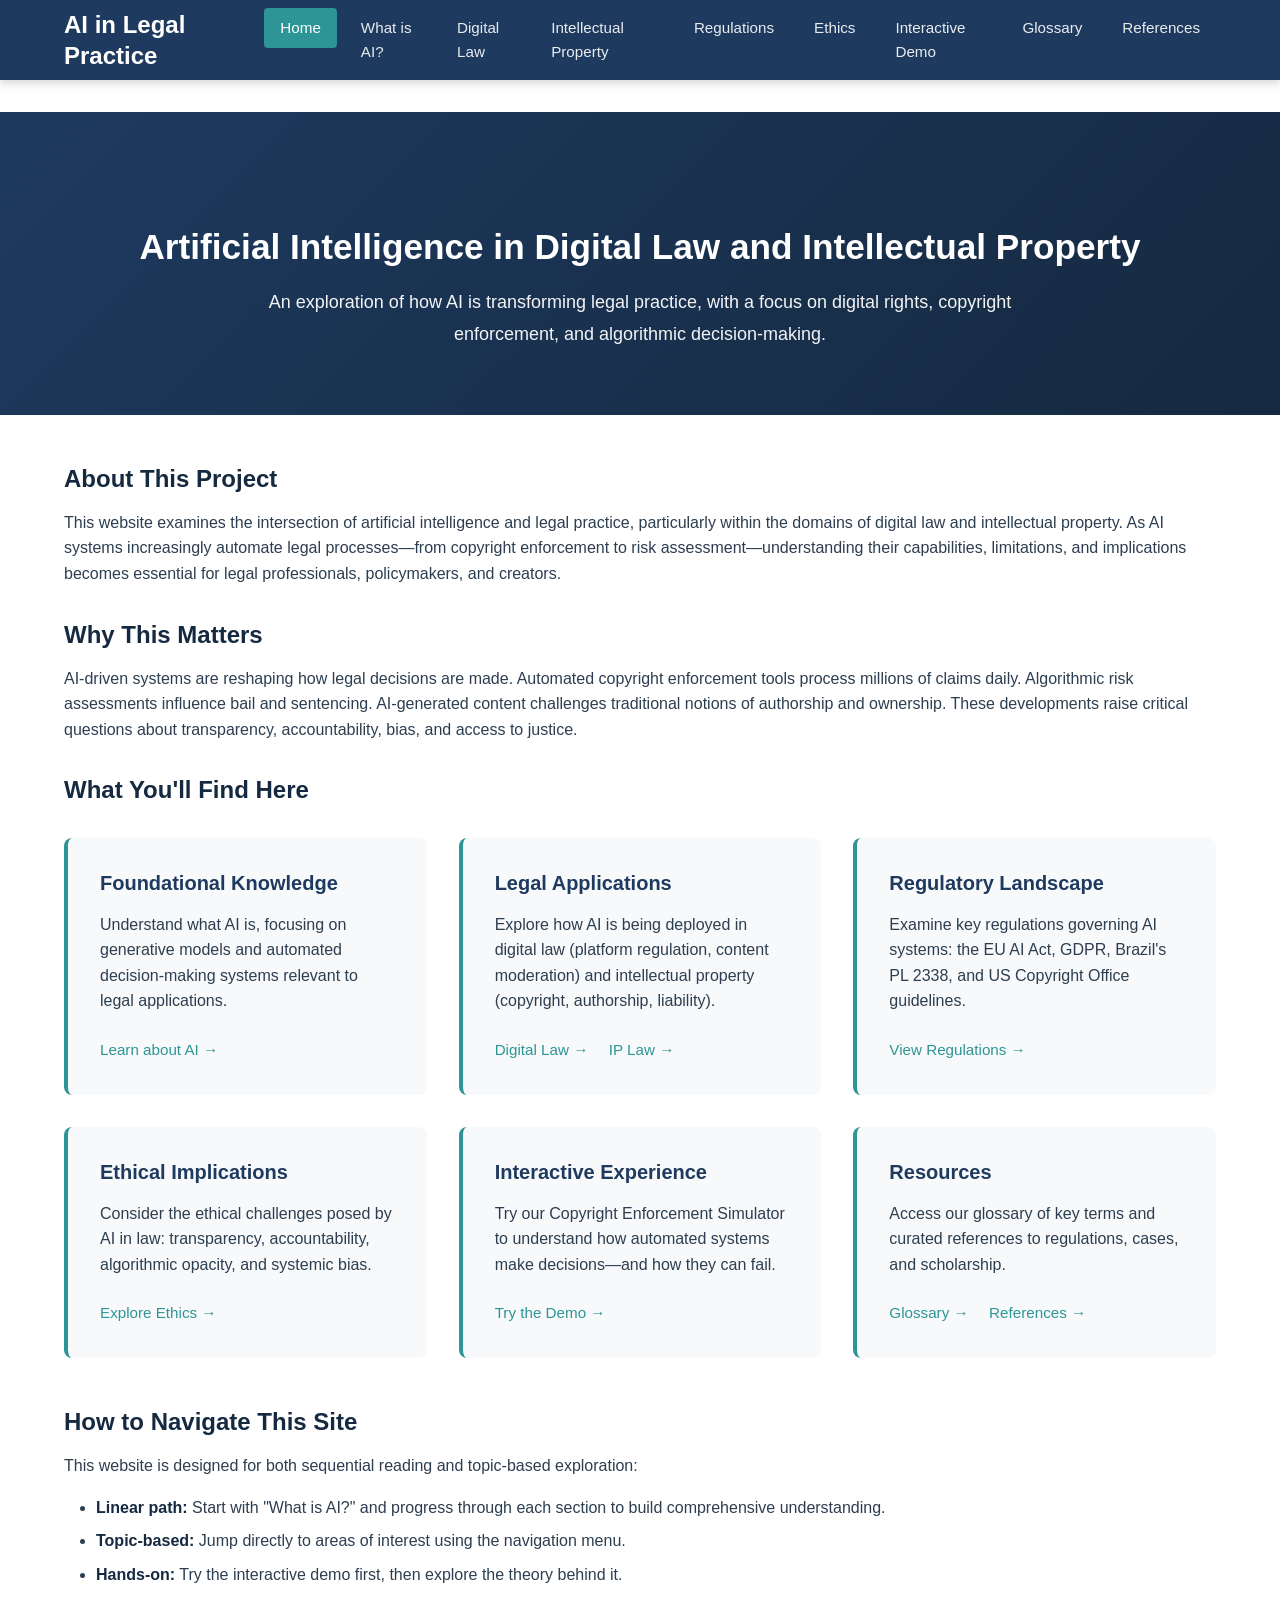
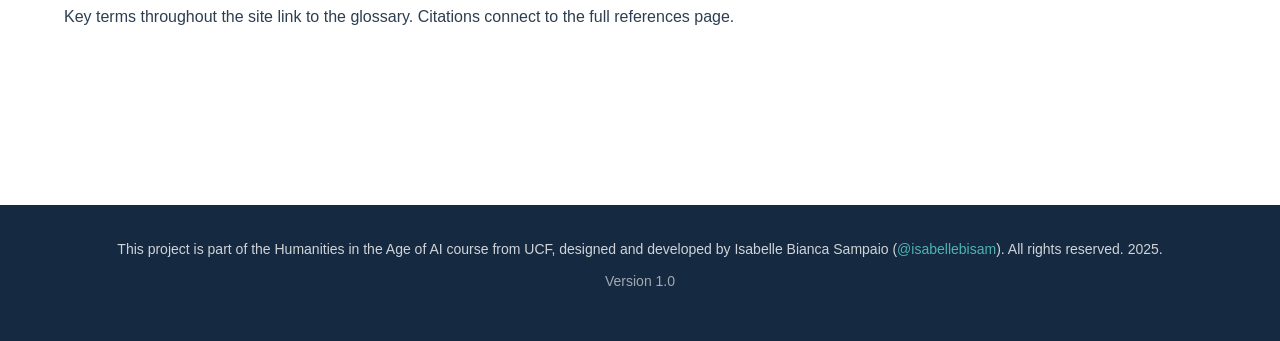
<file: index.html>
<!DOCTYPE html>
<html lang="en">
<head>
    <meta charset="UTF-8">
    <meta name="viewport" content="width=device-width, initial-scale=1.0">
    <meta name="description" content="Exploring the applications of AI in Digital Law and Intellectual Property">
    <title>AI in Legal Practice | Home</title>
    <link rel="stylesheet" href="css/main.css">
    <link rel="stylesheet" href="css/pages.css">
</head>
<body>
    <header class="site-header">
        <div class="container">
            <div class="header-content">
                <h1 class="site-title">AI in Legal Practice</h1>
                <button class="mobile-menu-toggle" aria-label="Toggle navigation menu">
                    <span class="hamburger"></span>
                </button>
                <nav class="main-nav">
                    <ul class="nav-list">
                        <li><a href="index.html" class="active">Home</a></li>
                        <li><a href="what-is-ai.html">What is AI?</a></li>
                        <li><a href="digital-law.html">Digital Law</a></li>
                        <li><a href="intellectual-property.html">Intellectual Property</a></li>
                        <li><a href="regulations.html">Regulations</a></li>
                        <li><a href="ethics.html">Ethics</a></li>
                        <li><a href="demo.html">Interactive Demo</a></li>
                        <li><a href="glossary.html">Glossary</a></li>
                        <li><a href="references.html">References</a></li>
                    </ul>
                </nav>
            </div>
        </div>
    </header>

    <main class="main-content">
        <section class="hero">
            <div class="container">
                <h2>Artificial Intelligence in Digital Law and Intellectual Property</h2>
                <p class="lead">An exploration of how AI is transforming legal practice, with a focus on digital rights, copyright enforcement, and algorithmic decision-making.</p>
            </div>
        </section>

        <section class="introduction">
            <div class="container">
                <h3>About This Project</h3>
                <p>This website examines the intersection of artificial intelligence and legal practice, particularly within the domains of digital law and intellectual property. As AI systems increasingly automate legal processes—from copyright enforcement to risk assessment—understanding their capabilities, limitations, and implications becomes essential for legal professionals, policymakers, and creators.</p>

                <h3>Why This Matters</h3>
                <p>AI-driven systems are reshaping how legal decisions are made. Automated copyright enforcement tools process millions of claims daily. Algorithmic risk assessments influence bail and sentencing. AI-generated content challenges traditional notions of authorship and ownership. These developments raise critical questions about transparency, accountability, bias, and access to justice.</p>

                <h3>What You'll Find Here</h3>
                <div class="content-grid">
                    <div class="content-card">
                        <h4>Foundational Knowledge</h4>
                        <p>Understand what AI is, focusing on generative models and automated decision-making systems relevant to legal applications.</p>
                        <a href="what-is-ai.html" class="card-link">Learn about AI →</a>
                    </div>

                    <div class="content-card">
                        <h4>Legal Applications</h4>
                        <p>Explore how AI is being deployed in digital law (platform regulation, content moderation) and intellectual property (copyright, authorship, liability).</p>
                        <a href="digital-law.html" class="card-link">Digital Law →</a>
                        <a href="intellectual-property.html" class="card-link">IP Law →</a>
                    </div>

                    <div class="content-card">
                        <h4>Regulatory Landscape</h4>
                        <p>Examine key regulations governing AI systems: the EU AI Act, GDPR, Brazil's PL 2338, and US Copyright Office guidelines.</p>
                        <a href="regulations.html" class="card-link">View Regulations →</a>
                    </div>

                    <div class="content-card">
                        <h4>Ethical Implications</h4>
                        <p>Consider the ethical challenges posed by AI in law: transparency, accountability, algorithmic opacity, and systemic bias.</p>
                        <a href="ethics.html" class="card-link">Explore Ethics →</a>
                    </div>

                    <div class="content-card">
                        <h4>Interactive Experience</h4>
                        <p>Try our Copyright Enforcement Simulator to understand how automated systems make decisions—and how they can fail.</p>
                        <a href="demo.html" class="card-link">Try the Demo →</a>
                    </div>

                    <div class="content-card">
                        <h4>Resources</h4>
                        <p>Access our glossary of key terms and curated references to regulations, cases, and scholarship.</p>
                        <a href="glossary.html" class="card-link">Glossary →</a>
                        <a href="references.html" class="card-link">References →</a>
                    </div>
                </div>
            </div>
        </section>

        <section class="navigation-guide">
            <div class="container">
                <h3>How to Navigate This Site</h3>
                <p>This website is designed for both sequential reading and topic-based exploration:</p>
                <ul>
                    <li><strong>Linear path:</strong> Start with "What is AI?" and progress through each section to build comprehensive understanding.</li>
                    <li><strong>Topic-based:</strong> Jump directly to areas of interest using the navigation menu.</li>
                    <li><strong>Hands-on:</strong> Try the interactive demo first, then explore the theory behind it.</li>
                </ul>
                <p>Key terms throughout the site link to the glossary. Citations connect to the full references page.</p>
            </div>
        </section>
    </main>

    <footer class="site-footer">
        <div class="container">
            <p class="footer-text">This project is part of the Humanities in the Age of AI course from UCF, designed and developed by Isabelle Bianca Sampaio (<a href="https://github.com/isabellebisam" target="_blank" rel="noopener">@isabellebisam</a>). All rights reserved. 2025.</p>
            <p class="version">Version 1.0</p>
        </div>
    </footer>

    <script src="js/navigation.js"></script>
</body>
</html>
</file>
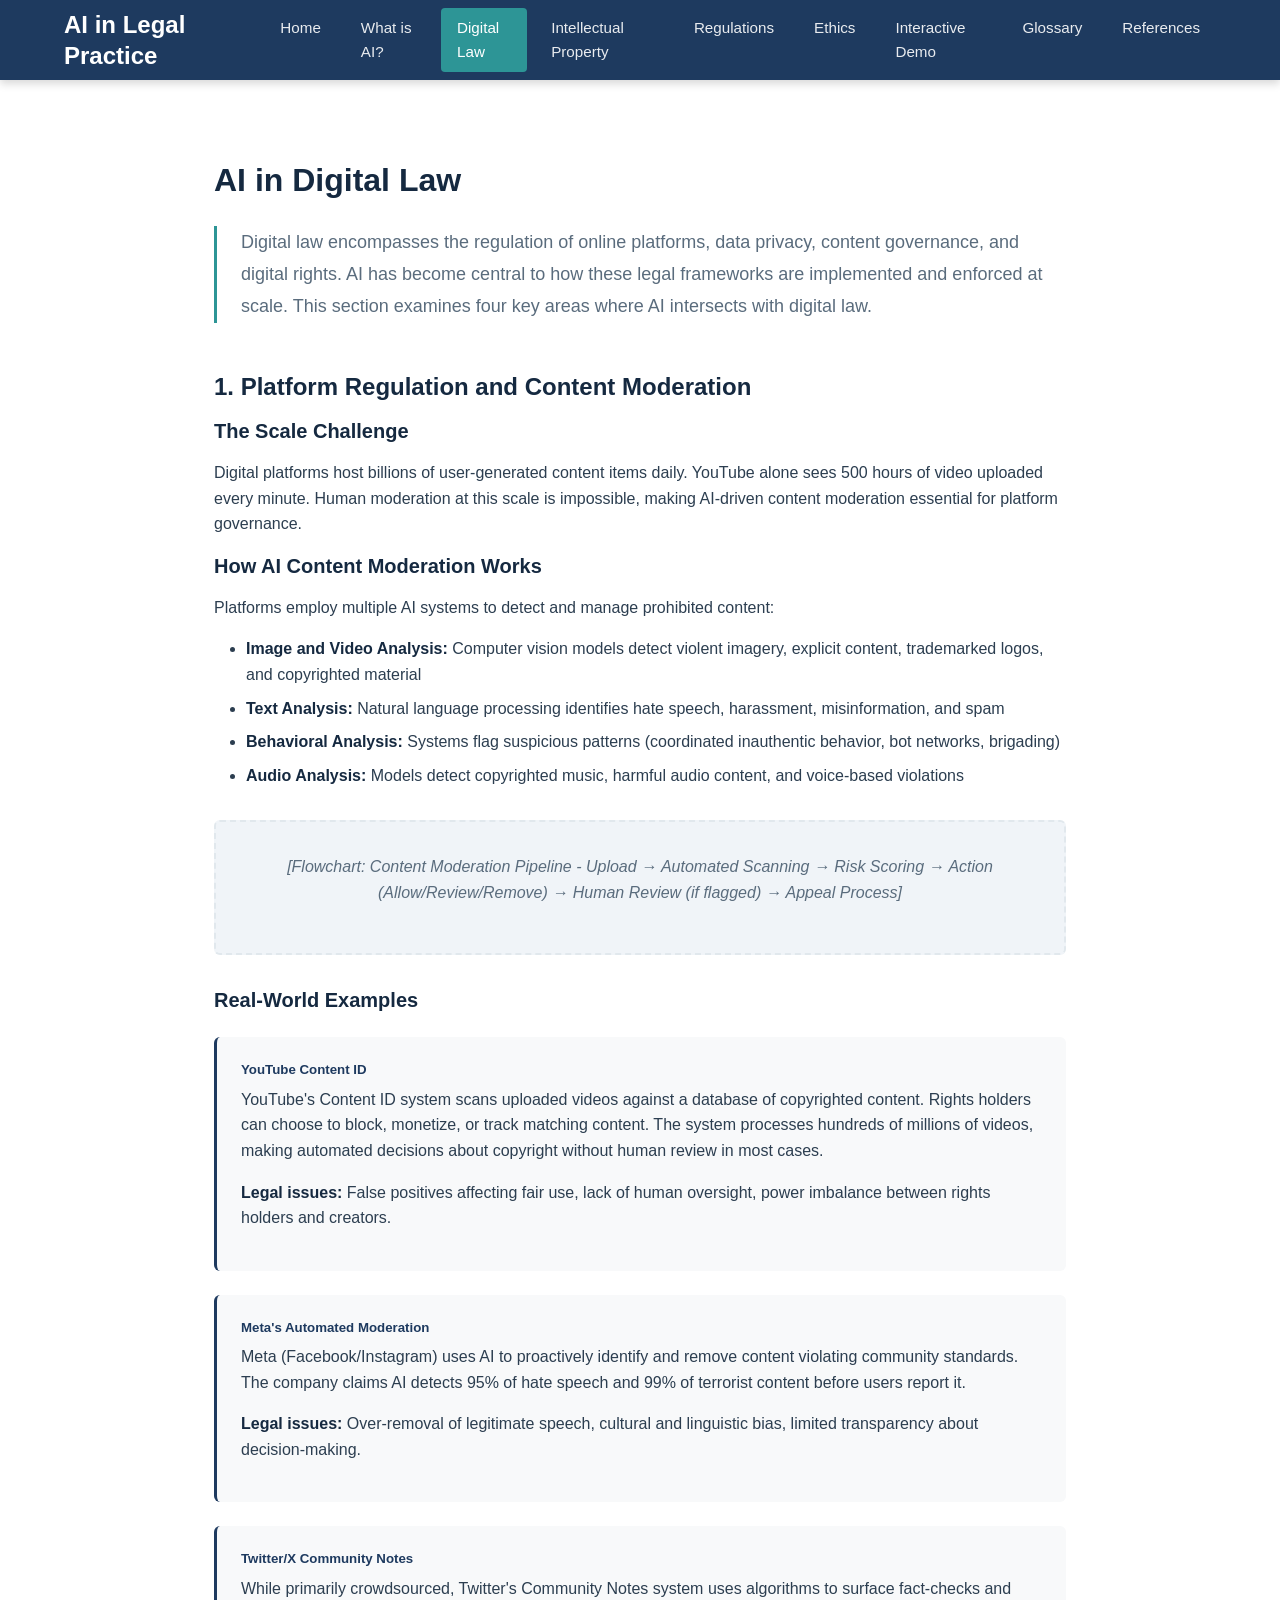
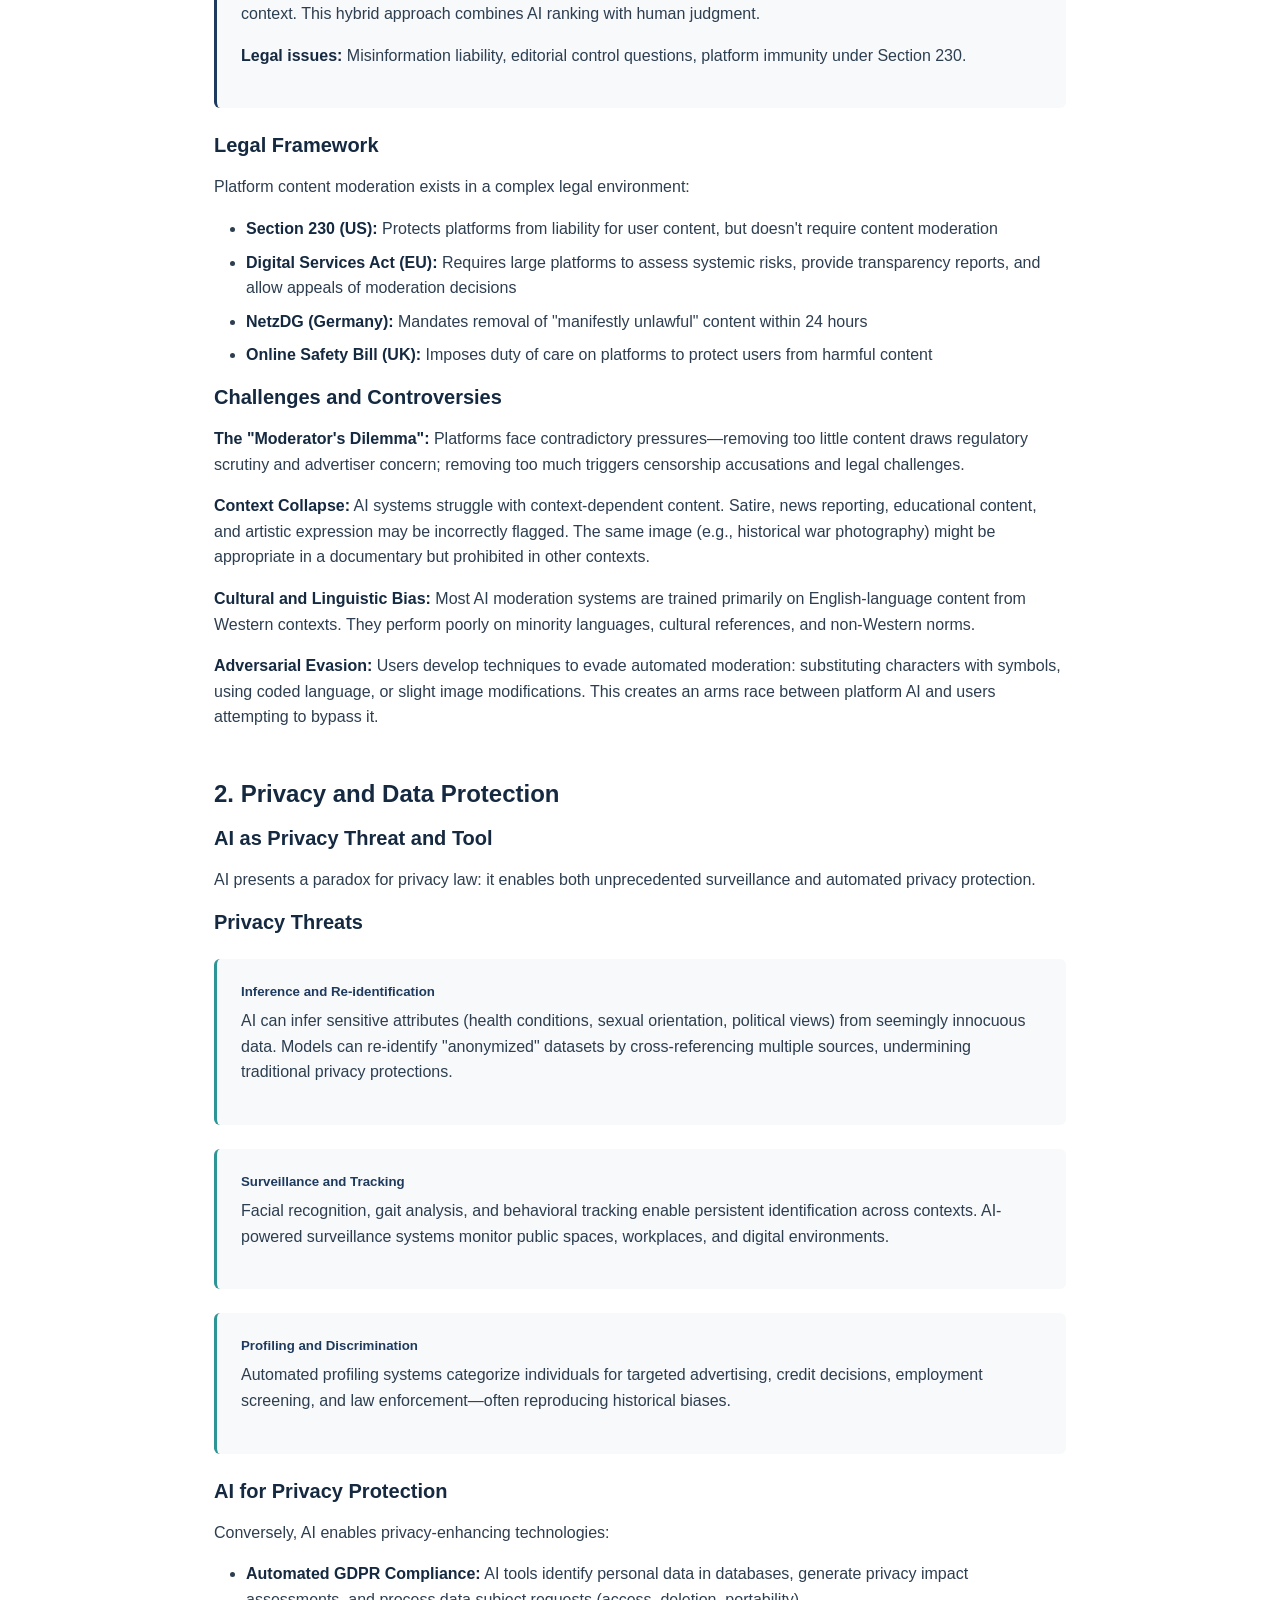
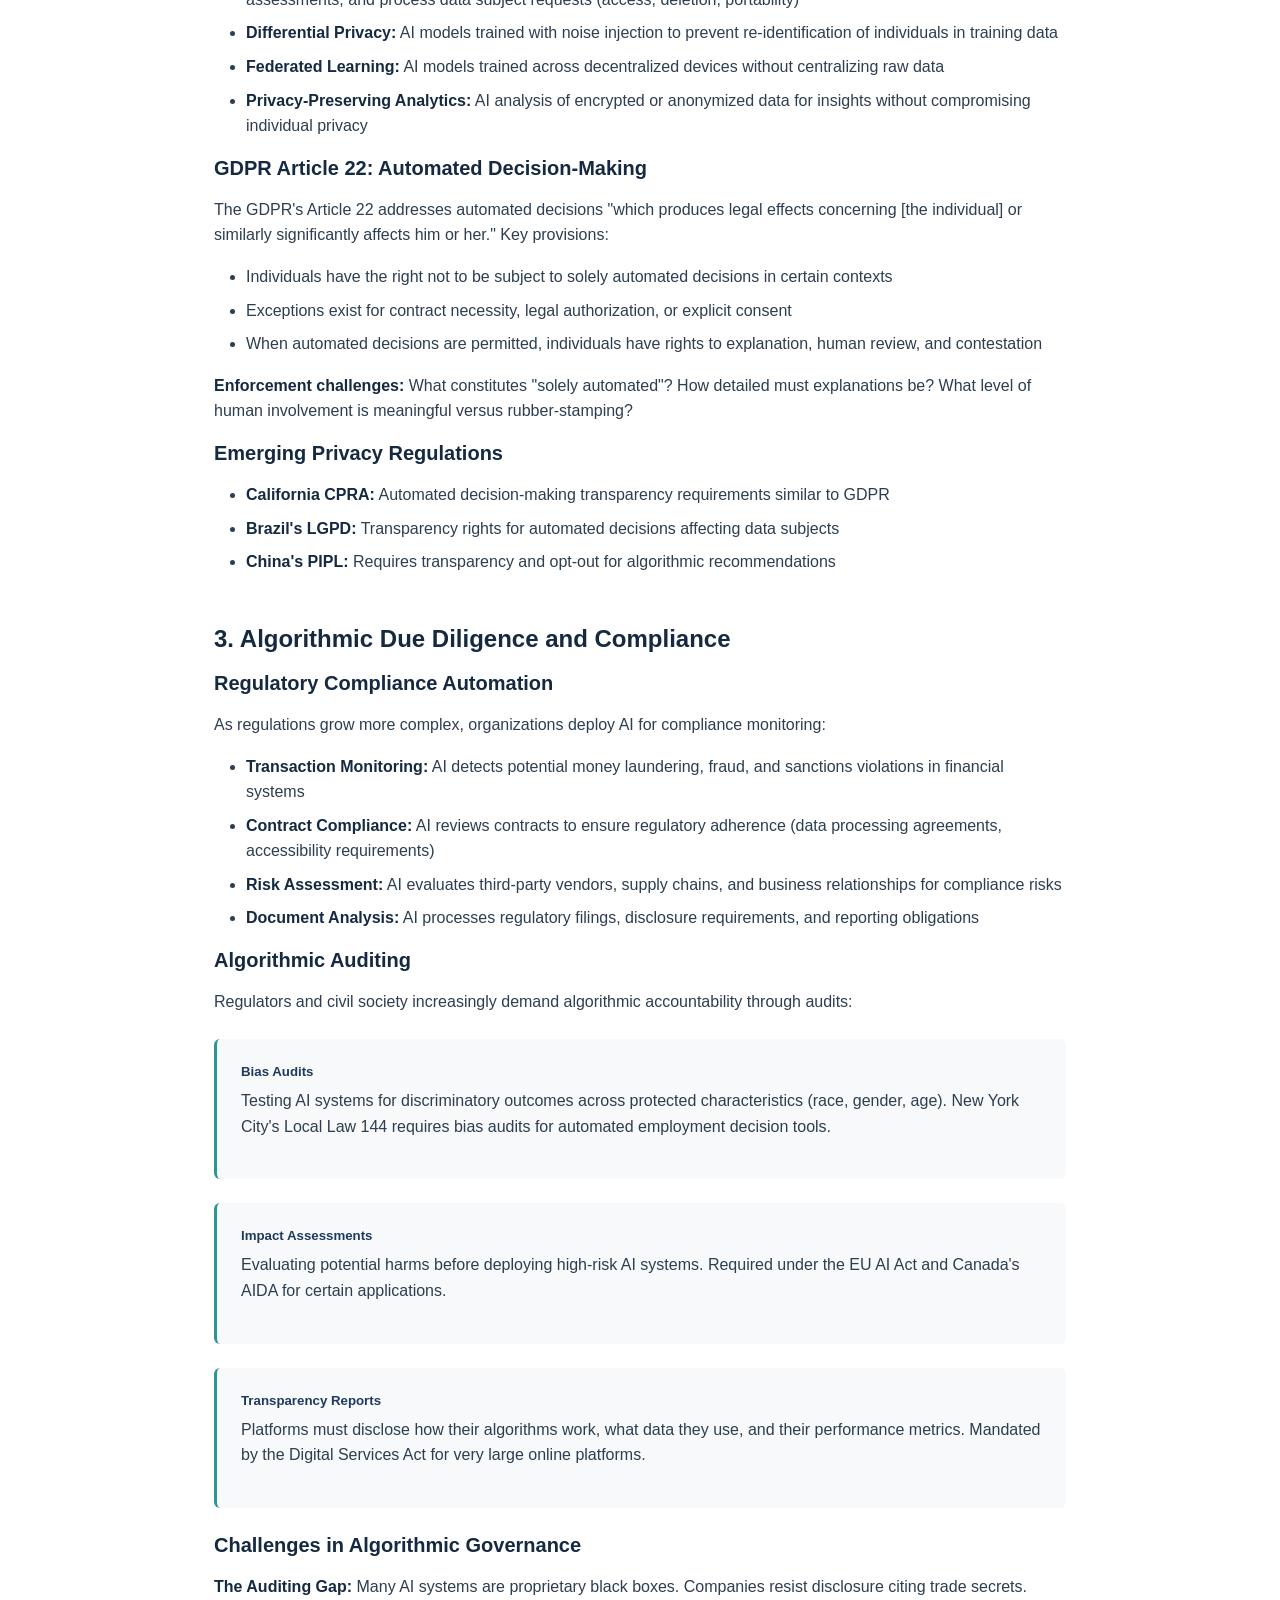
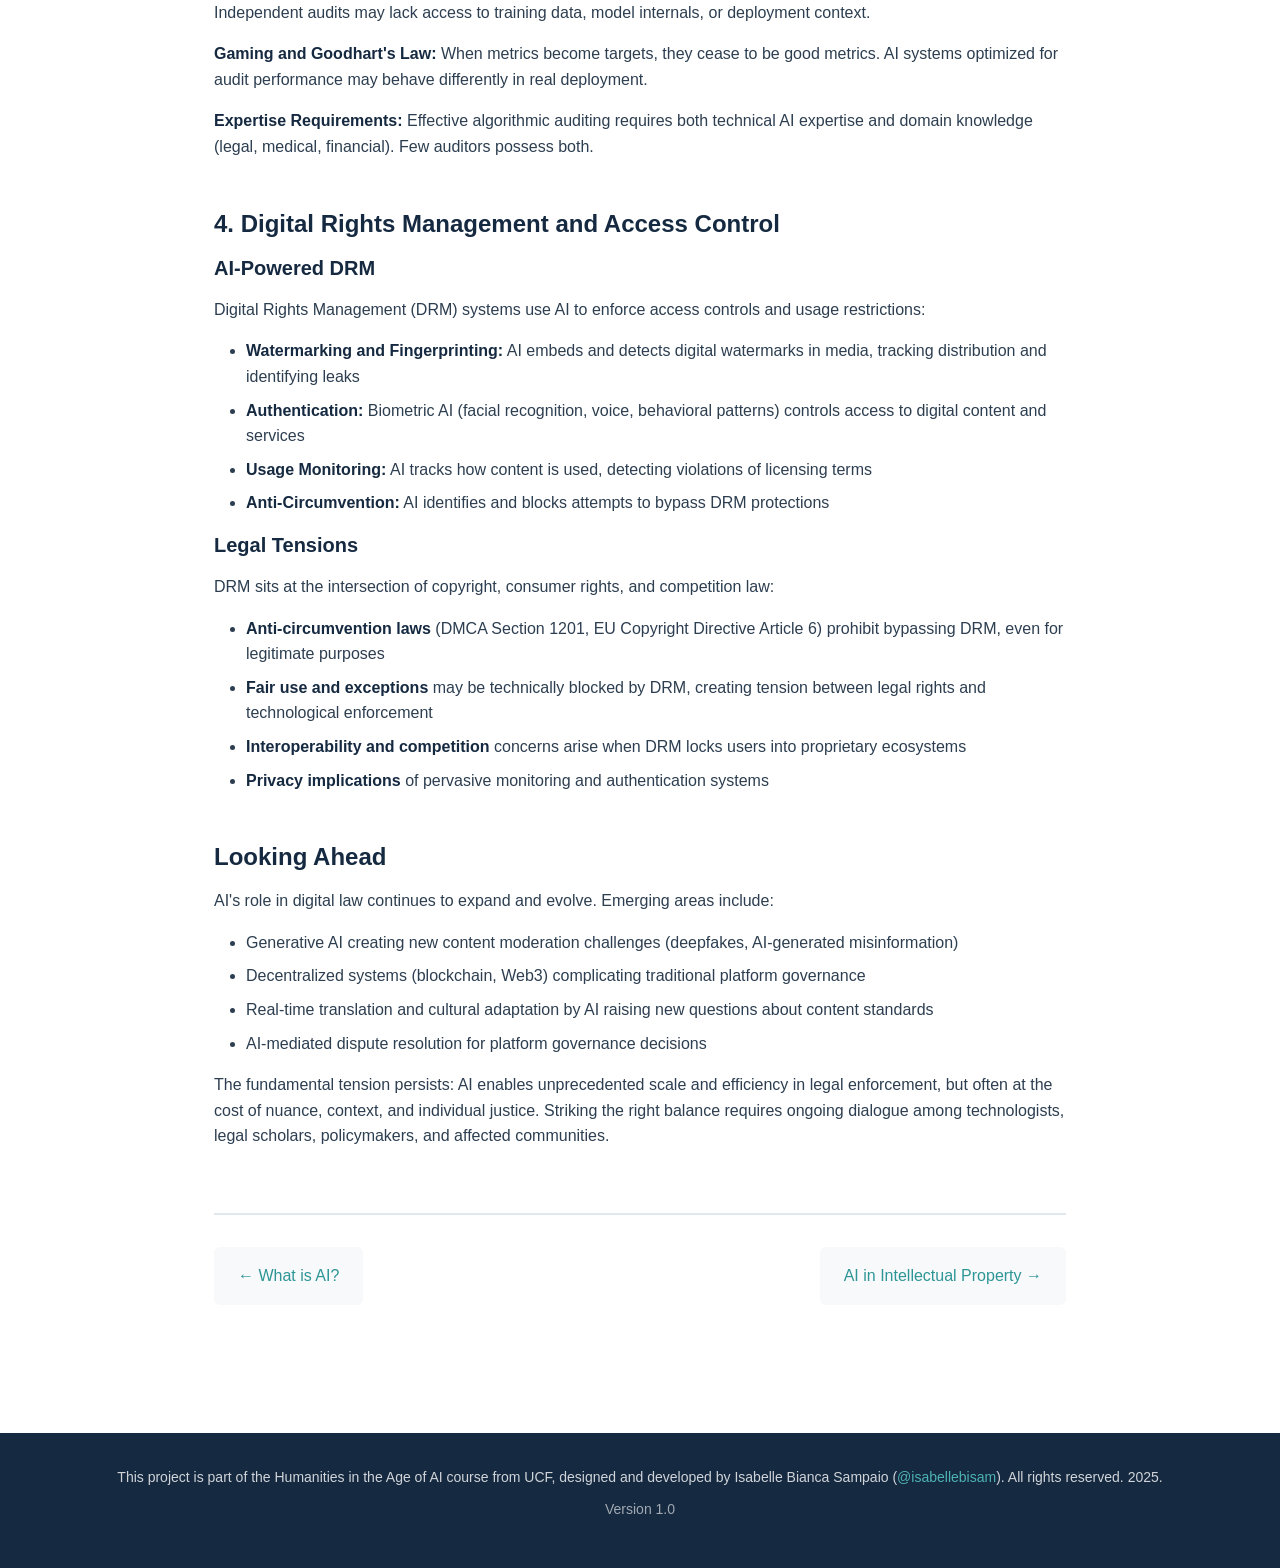
<file: digital-law.html>
<!DOCTYPE html>
<html lang="en">
<head>
    <meta charset="UTF-8">
    <meta name="viewport" content="width=device-width, initial-scale=1.0">
    <meta name="description" content="AI applications in digital law: platform regulation, content moderation, privacy, and algorithmic due diligence">
    <title>AI in Digital Law | AI in Legal Practice</title>
    <link rel="stylesheet" href="css/main.css">
    <link rel="stylesheet" href="css/pages.css">
</head>
<body>
    <header class="site-header">
        <div class="container">
            <div class="header-content">
                <h1 class="site-title">AI in Legal Practice</h1>
                <button class="mobile-menu-toggle" aria-label="Toggle navigation menu">
                    <span class="hamburger"></span>
                </button>
                <nav class="main-nav">
                    <ul class="nav-list">
                        <li><a href="index.html">Home</a></li>
                        <li><a href="what-is-ai.html">What is AI?</a></li>
                        <li><a href="digital-law.html" class="active">Digital Law</a></li>
                        <li><a href="intellectual-property.html">Intellectual Property</a></li>
                        <li><a href="regulations.html">Regulations</a></li>
                        <li><a href="ethics.html">Ethics</a></li>
                        <li><a href="demo.html">Interactive Demo</a></li>
                        <li><a href="glossary.html">Glossary</a></li>
                        <li><a href="references.html">References</a></li>
                    </ul>
                </nav>
            </div>
        </div>
    </header>

    <main class="main-content">
        <article class="page-article">
            <div class="container">
                <h2>AI in Digital Law</h2>

                <section class="content-section">
                    <p class="intro">Digital law encompasses the regulation of online platforms, data privacy, content governance, and digital rights. AI has become central to how these legal frameworks are implemented and enforced at scale. This section examines four key areas where AI intersects with digital law.</p>
                </section>

                <section class="content-section">
                    <h3>1. Platform Regulation and Content Moderation</h3>

                    <h4>The Scale Challenge</h4>
                    <p>Digital platforms host billions of user-generated content items daily. YouTube alone sees 500 hours of video uploaded every minute. Human moderation at this scale is impossible, making AI-driven content moderation essential for platform governance.</p>

                    <h4>How AI Content Moderation Works</h4>
                    <p>Platforms employ multiple AI systems to detect and manage prohibited content:</p>

                    <ul>
                        <li><strong>Image and Video Analysis:</strong> Computer vision models detect violent imagery, explicit content, trademarked logos, and copyrighted material</li>
                        <li><strong>Text Analysis:</strong> Natural language processing identifies hate speech, harassment, misinformation, and spam</li>
                        <li><strong>Behavioral Analysis:</strong> Systems flag suspicious patterns (coordinated inauthentic behavior, bot networks, brigading)</li>
                        <li><strong>Audio Analysis:</strong> Models detect copyrighted music, harmful audio content, and voice-based violations</li>
                    </ul>

                    <!-- Placeholder for content moderation flowchart -->
                    <div class="visual-placeholder">
                        <p><em>[Flowchart: Content Moderation Pipeline - Upload → Automated Scanning → Risk Scoring → Action (Allow/Review/Remove) → Human Review (if flagged) → Appeal Process]</em></p>
                    </div>

                    <h4>Real-World Examples</h4>

                    <div class="case-study">
                        <h5>YouTube Content ID</h5>
                        <p>YouTube's Content ID system scans uploaded videos against a database of copyrighted content. Rights holders can choose to block, monetize, or track matching content. The system processes hundreds of millions of videos, making automated decisions about copyright without human review in most cases.</p>
                        <p><strong>Legal issues:</strong> False positives affecting fair use, lack of human oversight, power imbalance between rights holders and creators.</p>
                    </div>

                    <div class="case-study">
                        <h5>Meta's Automated Moderation</h5>
                        <p>Meta (Facebook/Instagram) uses AI to proactively identify and remove content violating community standards. The company claims AI detects 95% of hate speech and 99% of terrorist content before users report it.</p>
                        <p><strong>Legal issues:</strong> Over-removal of legitimate speech, cultural and linguistic bias, limited transparency about decision-making.</p>
                    </div>

                    <div class="case-study">
                        <h5>Twitter/X Community Notes</h5>
                        <p>While primarily crowdsourced, Twitter's Community Notes system uses algorithms to surface fact-checks and context. This hybrid approach combines AI ranking with human judgment.</p>
                        <p><strong>Legal issues:</strong> Misinformation liability, editorial control questions, platform immunity under Section 230.</p>
                    </div>

                    <h4>Legal Framework</h4>
                    <p>Platform content moderation exists in a complex legal environment:</p>

                    <ul>
                        <li><strong>Section 230 (US):</strong> Protects platforms from liability for user content, but doesn't require content moderation</li>
                        <li><strong>Digital Services Act (EU):</strong> Requires large platforms to assess systemic risks, provide transparency reports, and allow appeals of moderation decisions</li>
                        <li><strong>NetzDG (Germany):</strong> Mandates removal of "manifestly unlawful" content within 24 hours</li>
                        <li><strong>Online Safety Bill (UK):</strong> Imposes duty of care on platforms to protect users from harmful content</li>
                    </ul>

                    <h4>Challenges and Controversies</h4>

                    <p><strong>The "Moderator's Dilemma":</strong> Platforms face contradictory pressures—removing too little content draws regulatory scrutiny and advertiser concern; removing too much triggers censorship accusations and legal challenges.</p>

                    <p><strong>Context Collapse:</strong> AI systems struggle with context-dependent content. Satire, news reporting, educational content, and artistic expression may be incorrectly flagged. The same image (e.g., historical war photography) might be appropriate in a documentary but prohibited in other contexts.</p>

                    <p><strong>Cultural and Linguistic Bias:</strong> Most AI moderation systems are trained primarily on English-language content from Western contexts. They perform poorly on minority languages, cultural references, and non-Western norms.</p>

                    <p><strong>Adversarial Evasion:</strong> Users develop techniques to evade automated moderation: substituting characters with symbols, using coded language, or slight image modifications. This creates an arms race between platform AI and users attempting to bypass it.</p>
                </section>

                <section class="content-section">
                    <h3>2. Privacy and Data Protection</h3>

                    <h4>AI as Privacy Threat and Tool</h4>
                    <p>AI presents a paradox for privacy law: it enables both unprecedented surveillance and automated privacy protection.</p>

                    <h4>Privacy Threats</h4>

                    <div class="info-box">
                        <h5>Inference and Re-identification</h5>
                        <p>AI can infer sensitive attributes (health conditions, sexual orientation, political views) from seemingly innocuous data. Models can re-identify "anonymized" datasets by cross-referencing multiple sources, undermining traditional privacy protections.</p>
                    </div>

                    <div class="info-box">
                        <h5>Surveillance and Tracking</h5>
                        <p>Facial recognition, gait analysis, and behavioral tracking enable persistent identification across contexts. AI-powered surveillance systems monitor public spaces, workplaces, and digital environments.</p>
                    </div>

                    <div class="info-box">
                        <h5>Profiling and Discrimination</h5>
                        <p>Automated profiling systems categorize individuals for targeted advertising, credit decisions, employment screening, and law enforcement—often reproducing historical biases.</p>
                    </div>

                    <h4>AI for Privacy Protection</h4>

                    <p>Conversely, AI enables privacy-enhancing technologies:</p>

                    <ul>
                        <li><strong>Automated GDPR Compliance:</strong> AI tools identify personal data in databases, generate privacy impact assessments, and process data subject requests (access, deletion, portability)</li>
                        <li><strong>Differential Privacy:</strong> AI models trained with noise injection to prevent re-identification of individuals in training data</li>
                        <li><strong>Federated Learning:</strong> AI models trained across decentralized devices without centralizing raw data</li>
                        <li><strong>Privacy-Preserving Analytics:</strong> AI analysis of encrypted or anonymized data for insights without compromising individual privacy</li>
                    </ul>

                    <h4>GDPR Article 22: Automated Decision-Making</h4>

                    <p>The GDPR's Article 22 addresses automated decisions "which produces legal effects concerning [the individual] or similarly significantly affects him or her." Key provisions:</p>

                    <ul>
                        <li>Individuals have the right not to be subject to solely automated decisions in certain contexts</li>
                        <li>Exceptions exist for contract necessity, legal authorization, or explicit consent</li>
                        <li>When automated decisions are permitted, individuals have rights to explanation, human review, and contestation</li>
                    </ul>

                    <p><strong>Enforcement challenges:</strong> What constitutes "solely automated"? How detailed must explanations be? What level of human involvement is meaningful versus rubber-stamping?</p>

                    <h4>Emerging Privacy Regulations</h4>

                    <ul>
                        <li><strong>California CPRA:</strong> Automated decision-making transparency requirements similar to GDPR</li>
                        <li><strong>Brazil's LGPD:</strong> Transparency rights for automated decisions affecting data subjects</li>
                        <li><strong>China's PIPL:</strong> Requires transparency and opt-out for algorithmic recommendations</li>
                    </ul>
                </section>

                <section class="content-section">
                    <h3>3. Algorithmic Due Diligence and Compliance</h3>

                    <h4>Regulatory Compliance Automation</h4>
                    <p>As regulations grow more complex, organizations deploy AI for compliance monitoring:</p>

                    <ul>
                        <li><strong>Transaction Monitoring:</strong> AI detects potential money laundering, fraud, and sanctions violations in financial systems</li>
                        <li><strong>Contract Compliance:</strong> AI reviews contracts to ensure regulatory adherence (data processing agreements, accessibility requirements)</li>
                        <li><strong>Risk Assessment:</strong> AI evaluates third-party vendors, supply chains, and business relationships for compliance risks</li>
                        <li><strong>Document Analysis:</strong> AI processes regulatory filings, disclosure requirements, and reporting obligations</li>
                    </ul>

                    <h4>Algorithmic Auditing</h4>

                    <p>Regulators and civil society increasingly demand algorithmic accountability through audits:</p>

                    <div class="info-box">
                        <h5>Bias Audits</h5>
                        <p>Testing AI systems for discriminatory outcomes across protected characteristics (race, gender, age). New York City's Local Law 144 requires bias audits for automated employment decision tools.</p>
                    </div>

                    <div class="info-box">
                        <h5>Impact Assessments</h5>
                        <p>Evaluating potential harms before deploying high-risk AI systems. Required under the EU AI Act and Canada's AIDA for certain applications.</p>
                    </div>

                    <div class="info-box">
                        <h5>Transparency Reports</h5>
                        <p>Platforms must disclose how their algorithms work, what data they use, and their performance metrics. Mandated by the Digital Services Act for very large online platforms.</p>
                    </div>

                    <h4>Challenges in Algorithmic Governance</h4>

                    <p><strong>The Auditing Gap:</strong> Many AI systems are proprietary black boxes. Companies resist disclosure citing trade secrets. Independent audits may lack access to training data, model internals, or deployment context.</p>

                    <p><strong>Gaming and Goodhart's Law:</strong> When metrics become targets, they cease to be good metrics. AI systems optimized for audit performance may behave differently in real deployment.</p>

                    <p><strong>Expertise Requirements:</strong> Effective algorithmic auditing requires both technical AI expertise and domain knowledge (legal, medical, financial). Few auditors possess both.</p>
                </section>

                <section class="content-section">
                    <h3>4. Digital Rights Management and Access Control</h3>

                    <h4>AI-Powered DRM</h4>

                    <p>Digital Rights Management (DRM) systems use AI to enforce access controls and usage restrictions:</p>

                    <ul>
                        <li><strong>Watermarking and Fingerprinting:</strong> AI embeds and detects digital watermarks in media, tracking distribution and identifying leaks</li>
                        <li><strong>Authentication:</strong> Biometric AI (facial recognition, voice, behavioral patterns) controls access to digital content and services</li>
                        <li><strong>Usage Monitoring:</strong> AI tracks how content is used, detecting violations of licensing terms</li>
                        <li><strong>Anti-Circumvention:</strong> AI identifies and blocks attempts to bypass DRM protections</li>
                    </ul>

                    <h4>Legal Tensions</h4>

                    <p>DRM sits at the intersection of copyright, consumer rights, and competition law:</p>

                    <ul>
                        <li><strong>Anti-circumvention laws</strong> (DMCA Section 1201, EU Copyright Directive Article 6) prohibit bypassing DRM, even for legitimate purposes</li>
                        <li><strong>Fair use and exceptions</strong> may be technically blocked by DRM, creating tension between legal rights and technological enforcement</li>
                        <li><strong>Interoperability and competition</strong> concerns arise when DRM locks users into proprietary ecosystems</li>
                        <li><strong>Privacy implications</strong> of pervasive monitoring and authentication systems</li>
                    </ul>
                </section>

                <section class="content-section">
                    <h3>Looking Ahead</h3>

                    <p>AI's role in digital law continues to expand and evolve. Emerging areas include:</p>

                    <ul>
                        <li>Generative AI creating new content moderation challenges (deepfakes, AI-generated misinformation)</li>
                        <li>Decentralized systems (blockchain, Web3) complicating traditional platform governance</li>
                        <li>Real-time translation and cultural adaptation by AI raising new questions about content standards</li>
                        <li>AI-mediated dispute resolution for platform governance decisions</li>
                    </ul>

                    <p>The fundamental tension persists: AI enables unprecedented scale and efficiency in legal enforcement, but often at the cost of nuance, context, and individual justice. Striking the right balance requires ongoing dialogue among technologists, legal scholars, policymakers, and affected communities.</p>
                </section>

                <div class="page-navigation">
                    <a href="what-is-ai.html" class="prev-link">← What is AI?</a>
                    <a href="intellectual-property.html" class="next-link">AI in Intellectual Property →</a>
                </div>
            </div>
        </article>
    </main>

    <footer class="site-footer">
        <div class="container">
            <p class="footer-text">This project is part of the Humanities in the Age of AI course from UCF, designed and developed by Isabelle Bianca Sampaio (<a href="https://github.com/isabellebisam" target="_blank" rel="noopener">@isabellebisam</a>). All rights reserved. 2025.</p>
            <p class="version">Version 1.0</p>
        </div>
    </footer>

    <script src="js/navigation.js"></script>
</body>
</html>
</file>
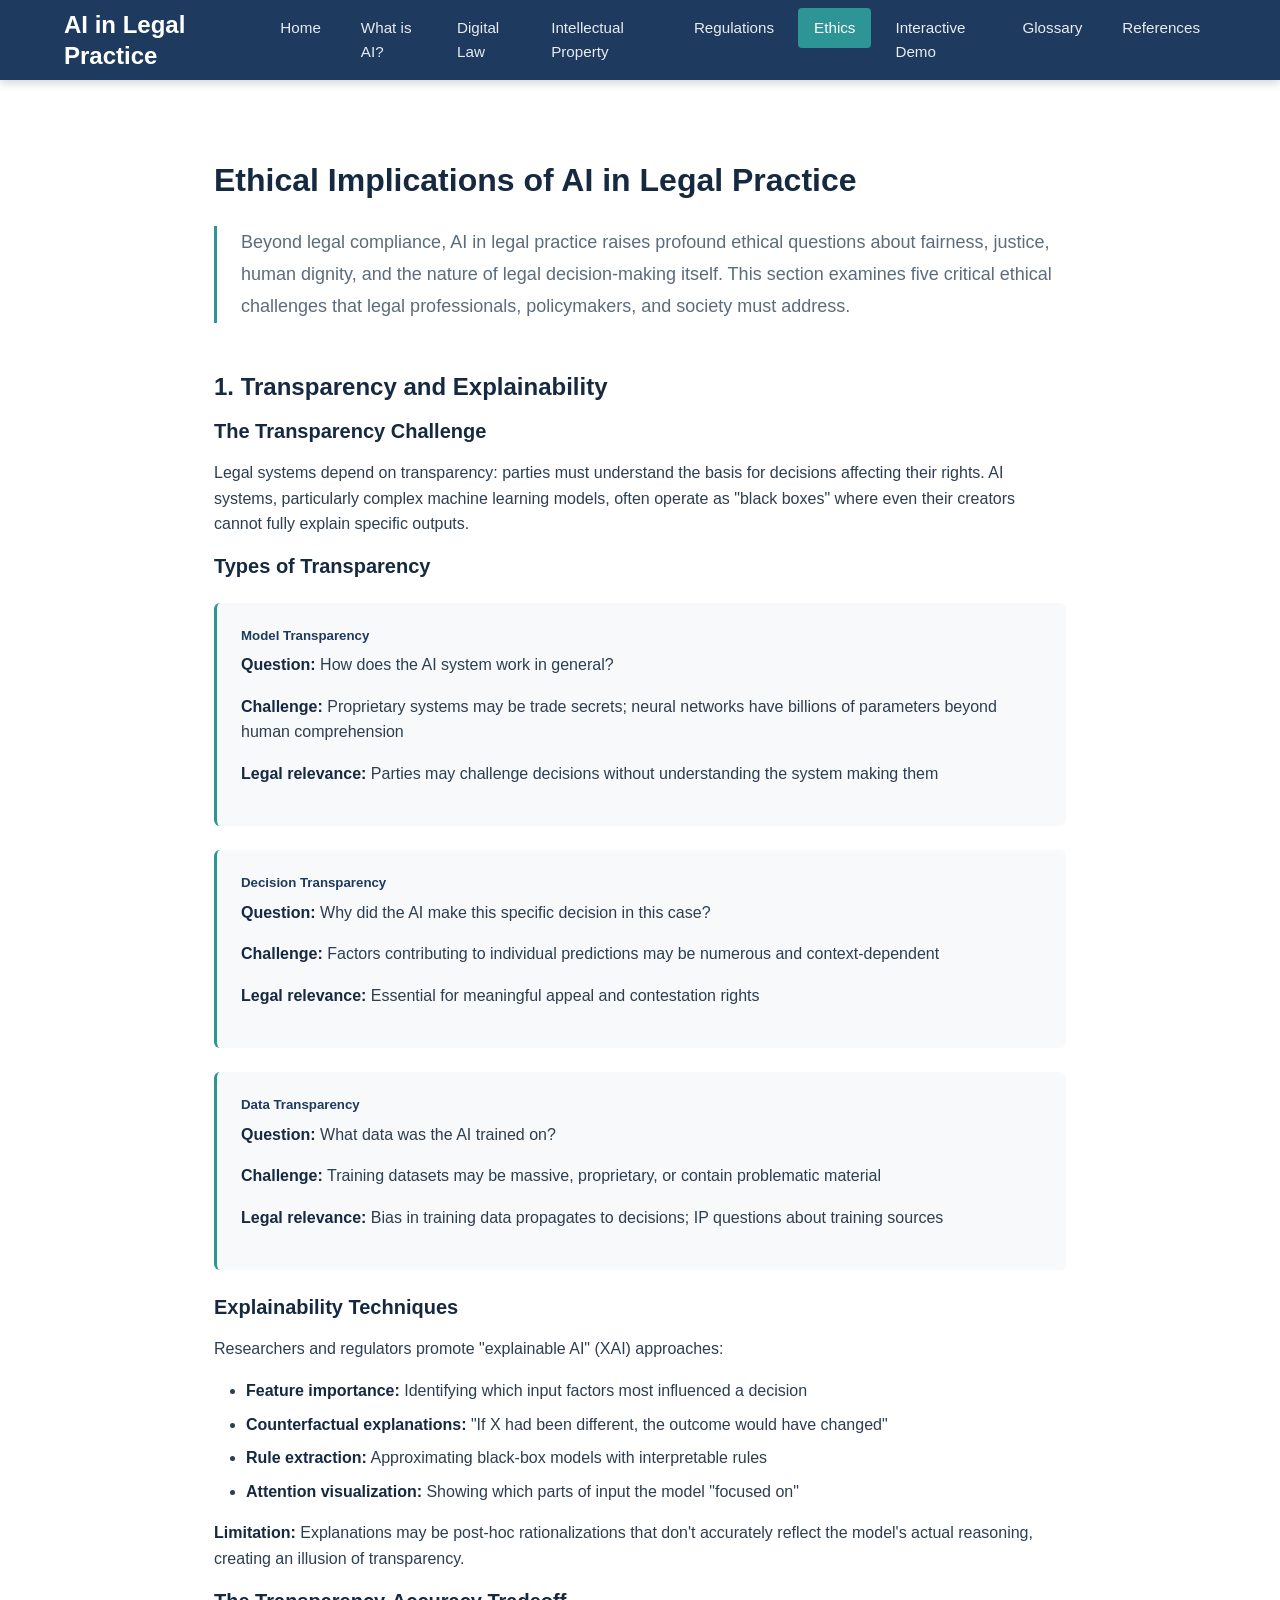
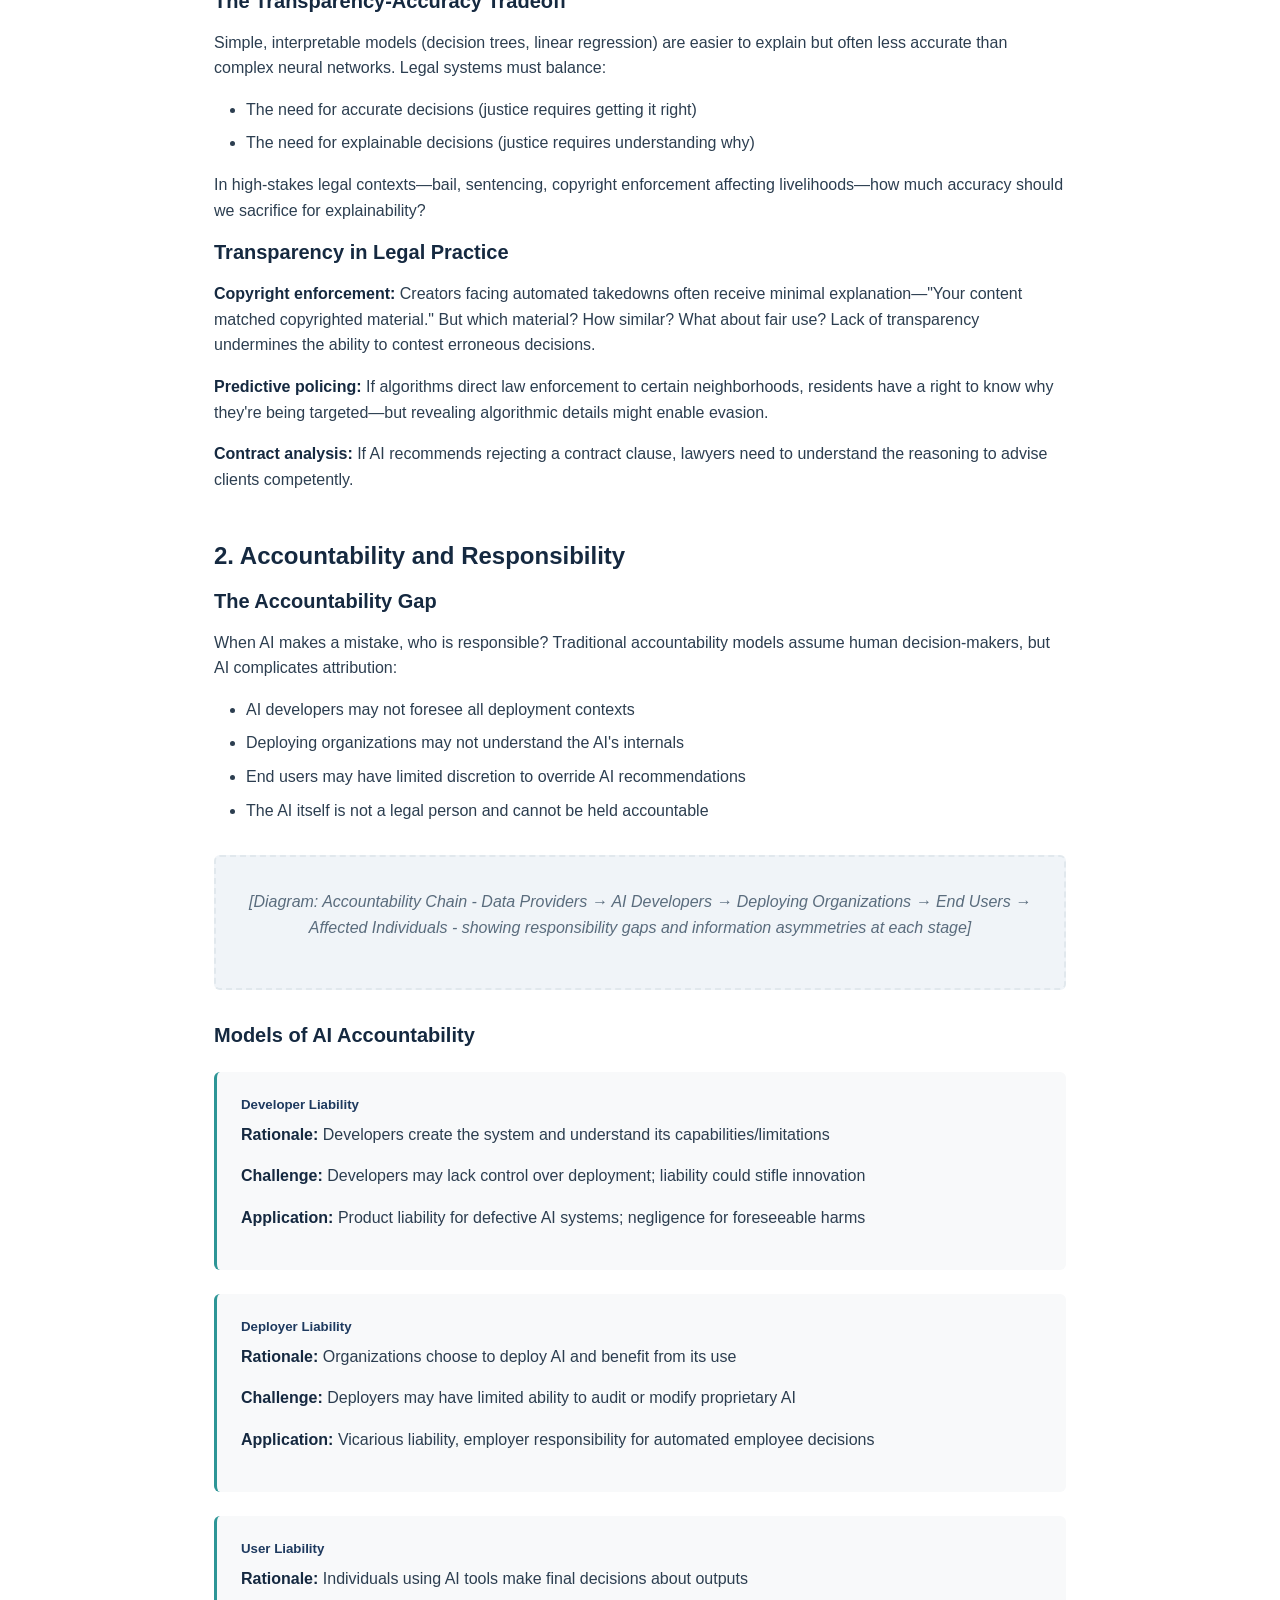
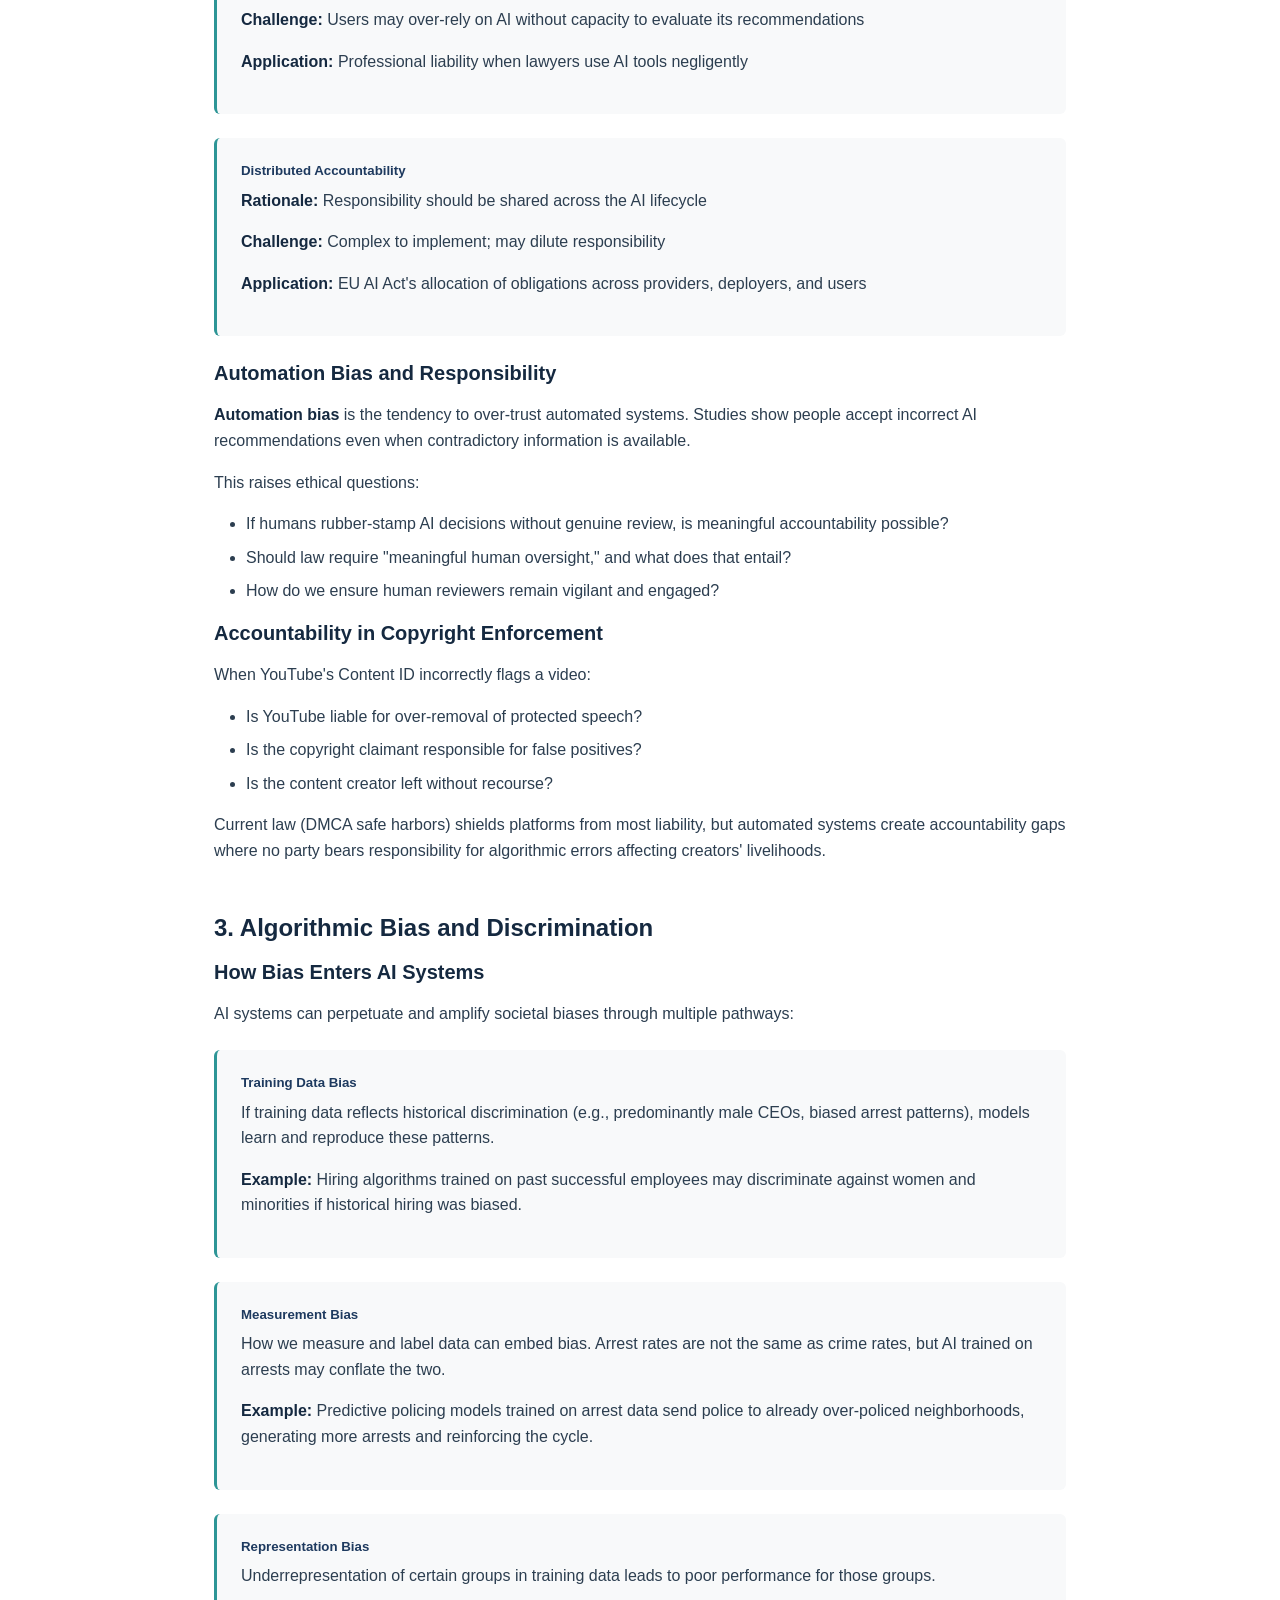
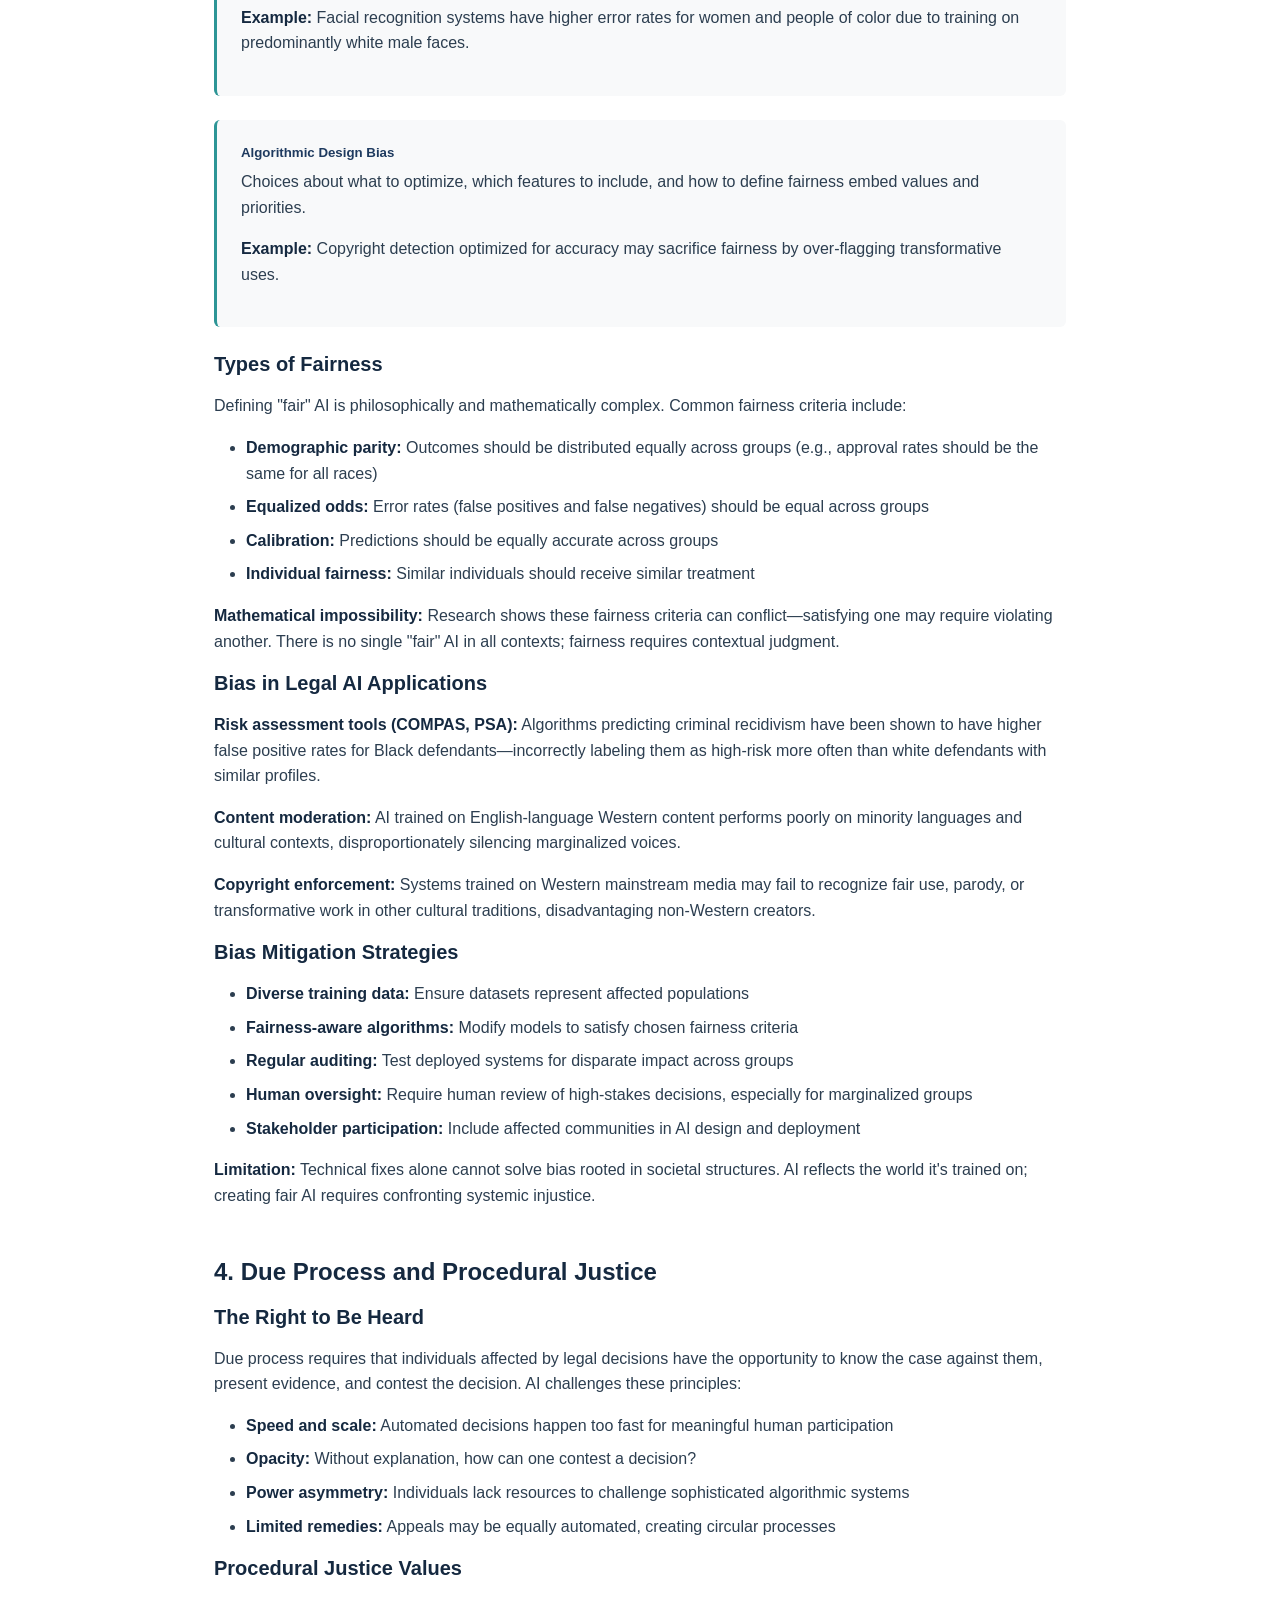
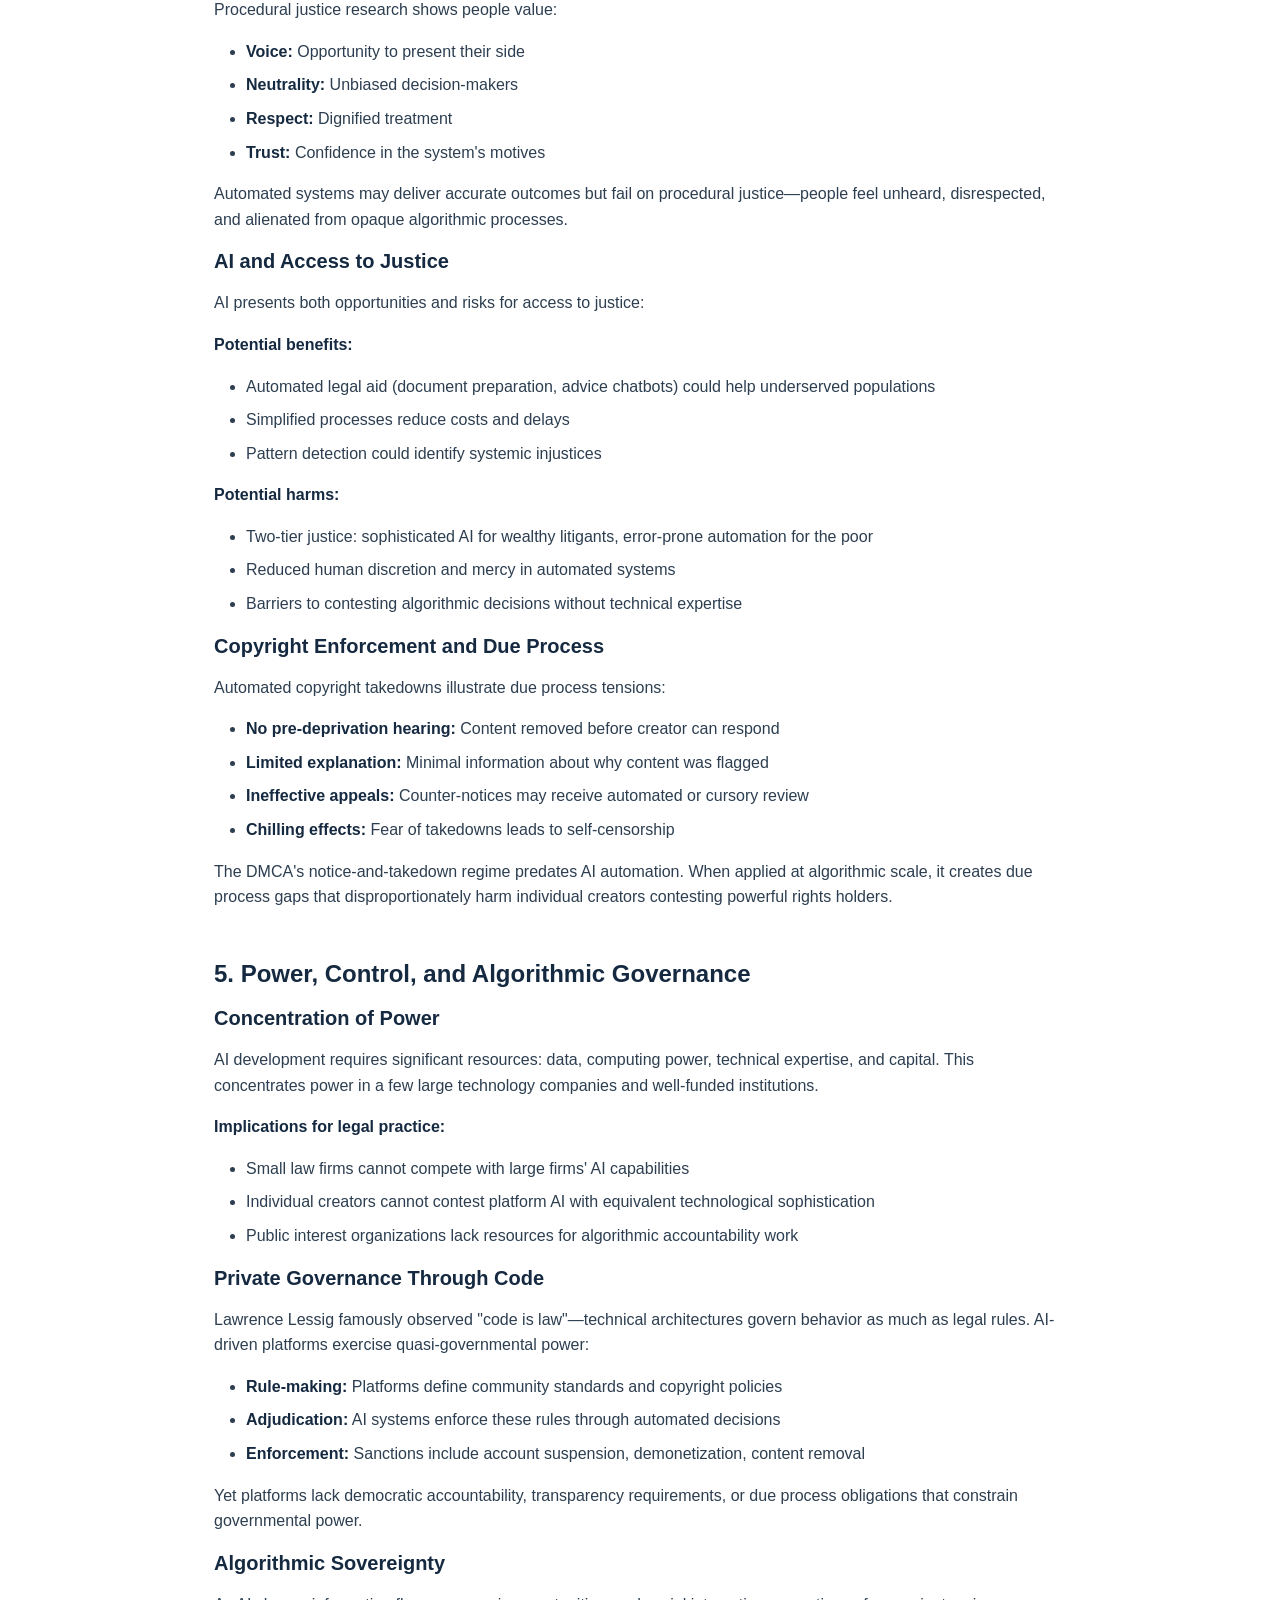
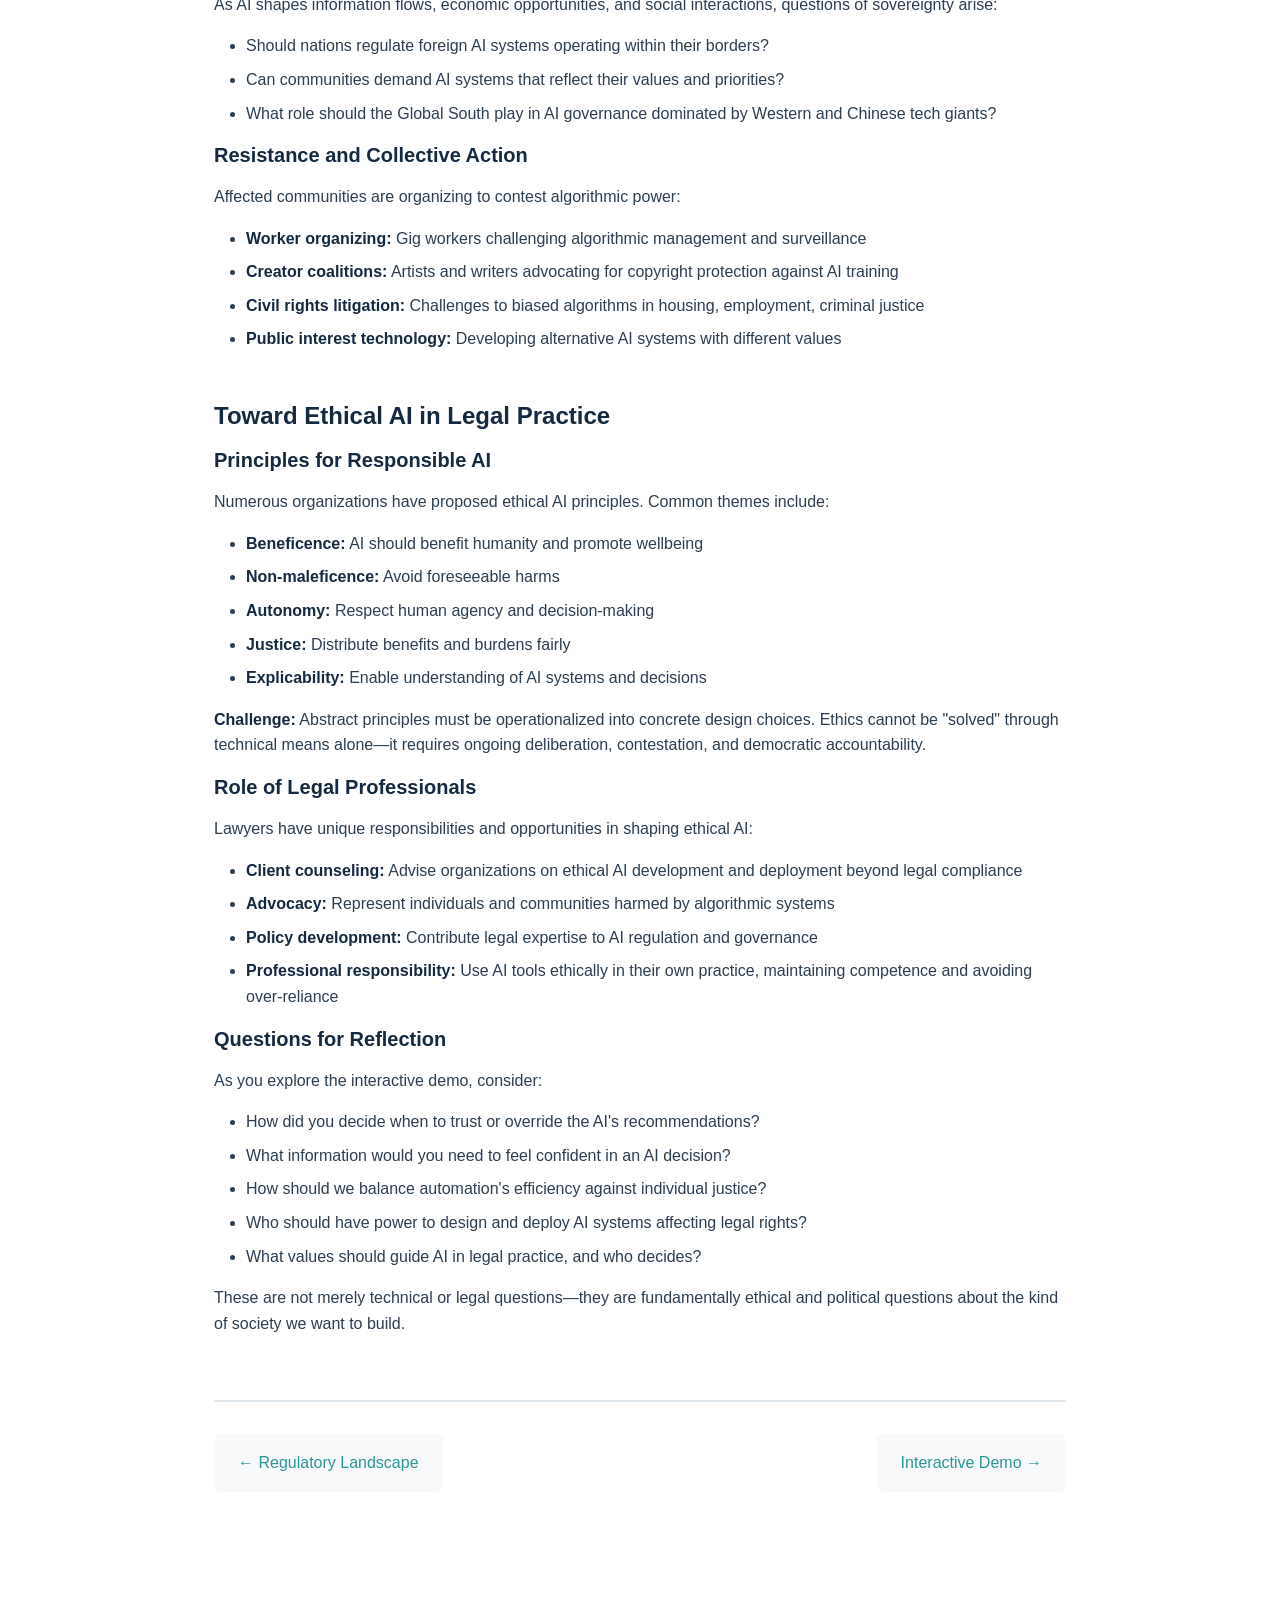
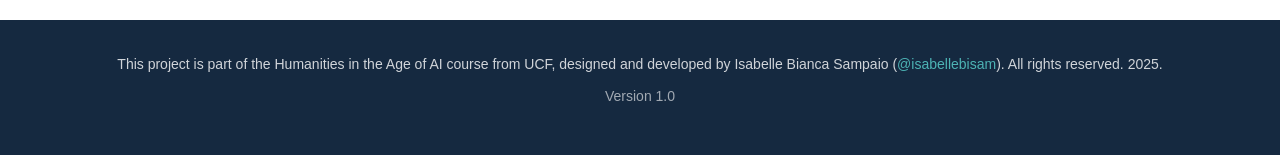
<file: ethics.html>
<!DOCTYPE html>
<html lang="en">
<head>
    <meta charset="UTF-8">
    <meta name="viewport" content="width=device-width, initial-scale=1.0">
    <meta name="description" content="Ethical implications of AI in law: transparency, accountability, algorithmic opacity, and bias">
    <title>Ethical Implications | AI in Legal Practice</title>
    <link rel="stylesheet" href="css/main.css">
    <link rel="stylesheet" href="css/pages.css">
</head>
<body>
    <header class="site-header">
        <div class="container">
            <div class="header-content">
                <h1 class="site-title">AI in Legal Practice</h1>
                <button class="mobile-menu-toggle" aria-label="Toggle navigation menu">
                    <span class="hamburger"></span>
                </button>
                <nav class="main-nav">
                    <ul class="nav-list">
                        <li><a href="index.html">Home</a></li>
                        <li><a href="what-is-ai.html">What is AI?</a></li>
                        <li><a href="digital-law.html">Digital Law</a></li>
                        <li><a href="intellectual-property.html">Intellectual Property</a></li>
                        <li><a href="regulations.html">Regulations</a></li>
                        <li><a href="ethics.html" class="active">Ethics</a></li>
                        <li><a href="demo.html">Interactive Demo</a></li>
                        <li><a href="glossary.html">Glossary</a></li>
                        <li><a href="references.html">References</a></li>
                    </ul>
                </nav>
            </div>
        </div>
    </header>

    <main class="main-content">
        <article class="page-article">
            <div class="container">
                <h2>Ethical Implications of AI in Legal Practice</h2>

                <section class="content-section">
                    <p class="intro">Beyond legal compliance, AI in legal practice raises profound ethical questions about fairness, justice, human dignity, and the nature of legal decision-making itself. This section examines five critical ethical challenges that legal professionals, policymakers, and society must address.</p>
                </section>

                <section class="content-section">
                    <h3>1. Transparency and Explainability</h3>

                    <h4>The Transparency Challenge</h4>

                    <p>Legal systems depend on transparency: parties must understand the basis for decisions affecting their rights. AI systems, particularly complex machine learning models, often operate as "black boxes" where even their creators cannot fully explain specific outputs.</p>

                    <h4>Types of Transparency</h4>

                    <div class="info-box">
                        <h5>Model Transparency</h5>
                        <p><strong>Question:</strong> How does the AI system work in general?</p>
                        <p><strong>Challenge:</strong> Proprietary systems may be trade secrets; neural networks have billions of parameters beyond human comprehension</p>
                        <p><strong>Legal relevance:</strong> Parties may challenge decisions without understanding the system making them</p>
                    </div>

                    <div class="info-box">
                        <h5>Decision Transparency</h5>
                        <p><strong>Question:</strong> Why did the AI make this specific decision in this case?</p>
                        <p><strong>Challenge:</strong> Factors contributing to individual predictions may be numerous and context-dependent</p>
                        <p><strong>Legal relevance:</strong> Essential for meaningful appeal and contestation rights</p>
                    </div>

                    <div class="info-box">
                        <h5>Data Transparency</h5>
                        <p><strong>Question:</strong> What data was the AI trained on?</p>
                        <p><strong>Challenge:</strong> Training datasets may be massive, proprietary, or contain problematic material</p>
                        <p><strong>Legal relevance:</strong> Bias in training data propagates to decisions; IP questions about training sources</p>
                    </div>

                    <h4>Explainability Techniques</h4>

                    <p>Researchers and regulators promote "explainable AI" (XAI) approaches:</p>

                    <ul>
                        <li><strong>Feature importance:</strong> Identifying which input factors most influenced a decision</li>
                        <li><strong>Counterfactual explanations:</strong> "If X had been different, the outcome would have changed"</li>
                        <li><strong>Rule extraction:</strong> Approximating black-box models with interpretable rules</li>
                        <li><strong>Attention visualization:</strong> Showing which parts of input the model "focused on"</li>
                    </ul>

                    <p><strong>Limitation:</strong> Explanations may be post-hoc rationalizations that don't accurately reflect the model's actual reasoning, creating an illusion of transparency.</p>

                    <h4>The Transparency-Accuracy Tradeoff</h4>

                    <p>Simple, interpretable models (decision trees, linear regression) are easier to explain but often less accurate than complex neural networks. Legal systems must balance:</p>

                    <ul>
                        <li>The need for accurate decisions (justice requires getting it right)</li>
                        <li>The need for explainable decisions (justice requires understanding why)</li>
                    </ul>

                    <p>In high-stakes legal contexts—bail, sentencing, copyright enforcement affecting livelihoods—how much accuracy should we sacrifice for explainability?</p>

                    <h4>Transparency in Legal Practice</h4>

                    <p><strong>Copyright enforcement:</strong> Creators facing automated takedowns often receive minimal explanation—"Your content matched copyrighted material." But which material? How similar? What about fair use? Lack of transparency undermines the ability to contest erroneous decisions.</p>

                    <p><strong>Predictive policing:</strong> If algorithms direct law enforcement to certain neighborhoods, residents have a right to know why they're being targeted—but revealing algorithmic details might enable evasion.</p>

                    <p><strong>Contract analysis:</strong> If AI recommends rejecting a contract clause, lawyers need to understand the reasoning to advise clients competently.</p>
                </section>

                <section class="content-section">
                    <h3>2. Accountability and Responsibility</h3>

                    <h4>The Accountability Gap</h4>

                    <p>When AI makes a mistake, who is responsible? Traditional accountability models assume human decision-makers, but AI complicates attribution:</p>

                    <ul>
                        <li>AI developers may not foresee all deployment contexts</li>
                        <li>Deploying organizations may not understand the AI's internals</li>
                        <li>End users may have limited discretion to override AI recommendations</li>
                        <li>The AI itself is not a legal person and cannot be held accountable</li>
                    </ul>

                    <!-- Placeholder for accountability diagram -->
                    <div class="visual-placeholder">
                        <p><em>[Diagram: Accountability Chain - Data Providers → AI Developers → Deploying Organizations → End Users → Affected Individuals - showing responsibility gaps and information asymmetries at each stage]</em></p>
                    </div>

                    <h4>Models of AI Accountability</h4>

                    <div class="info-box">
                        <h5>Developer Liability</h5>
                        <p><strong>Rationale:</strong> Developers create the system and understand its capabilities/limitations</p>
                        <p><strong>Challenge:</strong> Developers may lack control over deployment; liability could stifle innovation</p>
                        <p><strong>Application:</strong> Product liability for defective AI systems; negligence for foreseeable harms</p>
                    </div>

                    <div class="info-box">
                        <h5>Deployer Liability</h5>
                        <p><strong>Rationale:</strong> Organizations choose to deploy AI and benefit from its use</p>
                        <p><strong>Challenge:</strong> Deployers may have limited ability to audit or modify proprietary AI</p>
                        <p><strong>Application:</strong> Vicarious liability, employer responsibility for automated employee decisions</p>
                    </div>

                    <div class="info-box">
                        <h5>User Liability</h5>
                        <p><strong>Rationale:</strong> Individuals using AI tools make final decisions about outputs</p>
                        <p><strong>Challenge:</strong> Users may over-rely on AI without capacity to evaluate its recommendations</p>
                        <p><strong>Application:</strong> Professional liability when lawyers use AI tools negligently</p>
                    </div>

                    <div class="info-box">
                        <h5>Distributed Accountability</h5>
                        <p><strong>Rationale:</strong> Responsibility should be shared across the AI lifecycle</p>
                        <p><strong>Challenge:</strong> Complex to implement; may dilute responsibility</p>
                        <p><strong>Application:</strong> EU AI Act's allocation of obligations across providers, deployers, and users</p>
                    </div>

                    <h4>Automation Bias and Responsibility</h4>

                    <p><strong>Automation bias</strong> is the tendency to over-trust automated systems. Studies show people accept incorrect AI recommendations even when contradictory information is available.</p>

                    <p>This raises ethical questions:</p>
                    <ul>
                        <li>If humans rubber-stamp AI decisions without genuine review, is meaningful accountability possible?</li>
                        <li>Should law require "meaningful human oversight," and what does that entail?</li>
                        <li>How do we ensure human reviewers remain vigilant and engaged?</li>
                    </ul>

                    <h4>Accountability in Copyright Enforcement</h4>

                    <p>When YouTube's Content ID incorrectly flags a video:</p>
                    <ul>
                        <li>Is YouTube liable for over-removal of protected speech?</li>
                        <li>Is the copyright claimant responsible for false positives?</li>
                        <li>Is the content creator left without recourse?</li>
                    </ul>

                    <p>Current law (DMCA safe harbors) shields platforms from most liability, but automated systems create accountability gaps where no party bears responsibility for algorithmic errors affecting creators' livelihoods.</p>
                </section>

                <section class="content-section">
                    <h3>3. Algorithmic Bias and Discrimination</h3>

                    <h4>How Bias Enters AI Systems</h4>

                    <p>AI systems can perpetuate and amplify societal biases through multiple pathways:</p>

                    <div class="info-box">
                        <h5>Training Data Bias</h5>
                        <p>If training data reflects historical discrimination (e.g., predominantly male CEOs, biased arrest patterns), models learn and reproduce these patterns.</p>
                        <p><strong>Example:</strong> Hiring algorithms trained on past successful employees may discriminate against women and minorities if historical hiring was biased.</p>
                    </div>

                    <div class="info-box">
                        <h5>Measurement Bias</h5>
                        <p>How we measure and label data can embed bias. Arrest rates are not the same as crime rates, but AI trained on arrests may conflate the two.</p>
                        <p><strong>Example:</strong> Predictive policing models trained on arrest data send police to already over-policed neighborhoods, generating more arrests and reinforcing the cycle.</p>
                    </div>

                    <div class="info-box">
                        <h5>Representation Bias</h5>
                        <p>Underrepresentation of certain groups in training data leads to poor performance for those groups.</p>
                        <p><strong>Example:</strong> Facial recognition systems have higher error rates for women and people of color due to training on predominantly white male faces.</p>
                    </div>

                    <div class="info-box">
                        <h5>Algorithmic Design Bias</h5>
                        <p>Choices about what to optimize, which features to include, and how to define fairness embed values and priorities.</p>
                        <p><strong>Example:</strong> Copyright detection optimized for accuracy may sacrifice fairness by over-flagging transformative uses.</p>
                    </div>

                    <h4>Types of Fairness</h4>

                    <p>Defining "fair" AI is philosophically and mathematically complex. Common fairness criteria include:</p>

                    <ul>
                        <li><strong>Demographic parity:</strong> Outcomes should be distributed equally across groups (e.g., approval rates should be the same for all races)</li>
                        <li><strong>Equalized odds:</strong> Error rates (false positives and false negatives) should be equal across groups</li>
                        <li><strong>Calibration:</strong> Predictions should be equally accurate across groups</li>
                        <li><strong>Individual fairness:</strong> Similar individuals should receive similar treatment</li>
                    </ul>

                    <p><strong>Mathematical impossibility:</strong> Research shows these fairness criteria can conflict—satisfying one may require violating another. There is no single "fair" AI in all contexts; fairness requires contextual judgment.</p>

                    <h4>Bias in Legal AI Applications</h4>

                    <p><strong>Risk assessment tools (COMPAS, PSA):</strong> Algorithms predicting criminal recidivism have been shown to have higher false positive rates for Black defendants—incorrectly labeling them as high-risk more often than white defendants with similar profiles.</p>

                    <p><strong>Content moderation:</strong> AI trained on English-language Western content performs poorly on minority languages and cultural contexts, disproportionately silencing marginalized voices.</p>

                    <p><strong>Copyright enforcement:</strong> Systems trained on Western mainstream media may fail to recognize fair use, parody, or transformative work in other cultural traditions, disadvantaging non-Western creators.</p>

                    <h4>Bias Mitigation Strategies</h4>

                    <ul>
                        <li><strong>Diverse training data:</strong> Ensure datasets represent affected populations</li>
                        <li><strong>Fairness-aware algorithms:</strong> Modify models to satisfy chosen fairness criteria</li>
                        <li><strong>Regular auditing:</strong> Test deployed systems for disparate impact across groups</li>
                        <li><strong>Human oversight:</strong> Require human review of high-stakes decisions, especially for marginalized groups</li>
                        <li><strong>Stakeholder participation:</strong> Include affected communities in AI design and deployment</li>
                    </ul>

                    <p><strong>Limitation:</strong> Technical fixes alone cannot solve bias rooted in societal structures. AI reflects the world it's trained on; creating fair AI requires confronting systemic injustice.</p>
                </section>

                <section class="content-section">
                    <h3>4. Due Process and Procedural Justice</h3>

                    <h4>The Right to Be Heard</h4>

                    <p>Due process requires that individuals affected by legal decisions have the opportunity to know the case against them, present evidence, and contest the decision. AI challenges these principles:</p>

                    <ul>
                        <li><strong>Speed and scale:</strong> Automated decisions happen too fast for meaningful human participation</li>
                        <li><strong>Opacity:</strong> Without explanation, how can one contest a decision?</li>
                        <li><strong>Power asymmetry:</strong> Individuals lack resources to challenge sophisticated algorithmic systems</li>
                        <li><strong>Limited remedies:</strong> Appeals may be equally automated, creating circular processes</li>
                    </ul>

                    <h4>Procedural Justice Values</h4>

                    <p>Procedural justice research shows people value:</p>

                    <ul>
                        <li><strong>Voice:</strong> Opportunity to present their side</li>
                        <li><strong>Neutrality:</strong> Unbiased decision-makers</li>
                        <li><strong>Respect:</strong> Dignified treatment</li>
                        <li><strong>Trust:</strong> Confidence in the system's motives</li>
                    </ul>

                    <p>Automated systems may deliver accurate outcomes but fail on procedural justice—people feel unheard, disrespected, and alienated from opaque algorithmic processes.</p>

                    <h4>AI and Access to Justice</h4>

                    <p>AI presents both opportunities and risks for access to justice:</p>

                    <p><strong>Potential benefits:</strong></p>
                    <ul>
                        <li>Automated legal aid (document preparation, advice chatbots) could help underserved populations</li>
                        <li>Simplified processes reduce costs and delays</li>
                        <li>Pattern detection could identify systemic injustices</li>
                    </ul>

                    <p><strong>Potential harms:</strong></p>
                    <ul>
                        <li>Two-tier justice: sophisticated AI for wealthy litigants, error-prone automation for the poor</li>
                        <li>Reduced human discretion and mercy in automated systems</li>
                        <li>Barriers to contesting algorithmic decisions without technical expertise</li>
                    </ul>

                    <h4>Copyright Enforcement and Due Process</h4>

                    <p>Automated copyright takedowns illustrate due process tensions:</p>

                    <ul>
                        <li><strong>No pre-deprivation hearing:</strong> Content removed before creator can respond</li>
                        <li><strong>Limited explanation:</strong> Minimal information about why content was flagged</li>
                        <li><strong>Ineffective appeals:</strong> Counter-notices may receive automated or cursory review</li>
                        <li><strong>Chilling effects:</strong> Fear of takedowns leads to self-censorship</li>
                    </ul>

                    <p>The DMCA's notice-and-takedown regime predates AI automation. When applied at algorithmic scale, it creates due process gaps that disproportionately harm individual creators contesting powerful rights holders.</p>
                </section>

                <section class="content-section">
                    <h3>5. Power, Control, and Algorithmic Governance</h3>

                    <h4>Concentration of Power</h4>

                    <p>AI development requires significant resources: data, computing power, technical expertise, and capital. This concentrates power in a few large technology companies and well-funded institutions.</p>

                    <p><strong>Implications for legal practice:</strong></p>
                    <ul>
                        <li>Small law firms cannot compete with large firms' AI capabilities</li>
                        <li>Individual creators cannot contest platform AI with equivalent technological sophistication</li>
                        <li>Public interest organizations lack resources for algorithmic accountability work</li>
                    </ul>

                    <h4>Private Governance Through Code</h4>

                    <p>Lawrence Lessig famously observed "code is law"—technical architectures govern behavior as much as legal rules. AI-driven platforms exercise quasi-governmental power:</p>

                    <ul>
                        <li><strong>Rule-making:</strong> Platforms define community standards and copyright policies</li>
                        <li><strong>Adjudication:</strong> AI systems enforce these rules through automated decisions</li>
                        <li><strong>Enforcement:</strong> Sanctions include account suspension, demonetization, content removal</li>
                    </ul>

                    <p>Yet platforms lack democratic accountability, transparency requirements, or due process obligations that constrain governmental power.</p>

                    <h4>Algorithmic Sovereignty</h4>

                    <p>As AI shapes information flows, economic opportunities, and social interactions, questions of sovereignty arise:</p>

                    <ul>
                        <li>Should nations regulate foreign AI systems operating within their borders?</li>
                        <li>Can communities demand AI systems that reflect their values and priorities?</li>
                        <li>What role should the Global South play in AI governance dominated by Western and Chinese tech giants?</li>
                    </ul>

                    <h4>Resistance and Collective Action</h4>

                    <p>Affected communities are organizing to contest algorithmic power:</p>

                    <ul>
                        <li><strong>Worker organizing:</strong> Gig workers challenging algorithmic management and surveillance</li>
                        <li><strong>Creator coalitions:</strong> Artists and writers advocating for copyright protection against AI training</li>
                        <li><strong>Civil rights litigation:</strong> Challenges to biased algorithms in housing, employment, criminal justice</li>
                        <li><strong>Public interest technology:</strong> Developing alternative AI systems with different values</li>
                    </ul>
                </section>

                <section class="content-section">
                    <h3>Toward Ethical AI in Legal Practice</h3>

                    <h4>Principles for Responsible AI</h4>

                    <p>Numerous organizations have proposed ethical AI principles. Common themes include:</p>

                    <ul>
                        <li><strong>Beneficence:</strong> AI should benefit humanity and promote wellbeing</li>
                        <li><strong>Non-maleficence:</strong> Avoid foreseeable harms</li>
                        <li><strong>Autonomy:</strong> Respect human agency and decision-making</li>
                        <li><strong>Justice:</strong> Distribute benefits and burdens fairly</li>
                        <li><strong>Explicability:</strong> Enable understanding of AI systems and decisions</li>
                    </ul>

                    <p><strong>Challenge:</strong> Abstract principles must be operationalized into concrete design choices. Ethics cannot be "solved" through technical means alone—it requires ongoing deliberation, contestation, and democratic accountability.</p>

                    <h4>Role of Legal Professionals</h4>

                    <p>Lawyers have unique responsibilities and opportunities in shaping ethical AI:</p>

                    <ul>
                        <li><strong>Client counseling:</strong> Advise organizations on ethical AI development and deployment beyond legal compliance</li>
                        <li><strong>Advocacy:</strong> Represent individuals and communities harmed by algorithmic systems</li>
                        <li><strong>Policy development:</strong> Contribute legal expertise to AI regulation and governance</li>
                        <li><strong>Professional responsibility:</strong> Use AI tools ethically in their own practice, maintaining competence and avoiding over-reliance</li>
                    </ul>

                    <h4>Questions for Reflection</h4>

                    <p>As you explore the interactive demo, consider:</p>

                    <ul>
                        <li>How did you decide when to trust or override the AI's recommendations?</li>
                        <li>What information would you need to feel confident in an AI decision?</li>
                        <li>How should we balance automation's efficiency against individual justice?</li>
                        <li>Who should have power to design and deploy AI systems affecting legal rights?</li>
                        <li>What values should guide AI in legal practice, and who decides?</li>
                    </ul>

                    <p>These are not merely technical or legal questions—they are fundamentally ethical and political questions about the kind of society we want to build.</p>
                </section>

                <div class="page-navigation">
                    <a href="regulations.html" class="prev-link">← Regulatory Landscape</a>
                    <a href="demo.html" class="next-link">Interactive Demo →</a>
                </div>
            </div>
        </article>
    </main>

    <footer class="site-footer">
        <div class="container">
            <p class="footer-text">This project is part of the Humanities in the Age of AI course from UCF, designed and developed by Isabelle Bianca Sampaio (<a href="https://github.com/isabellebisam" target="_blank" rel="noopener">@isabellebisam</a>). All rights reserved. 2025.</p>
            <p class="version">Version 1.0</p>
        </div>
    </footer>

    <script src="js/navigation.js"></script>
</body>
</html>
</file>
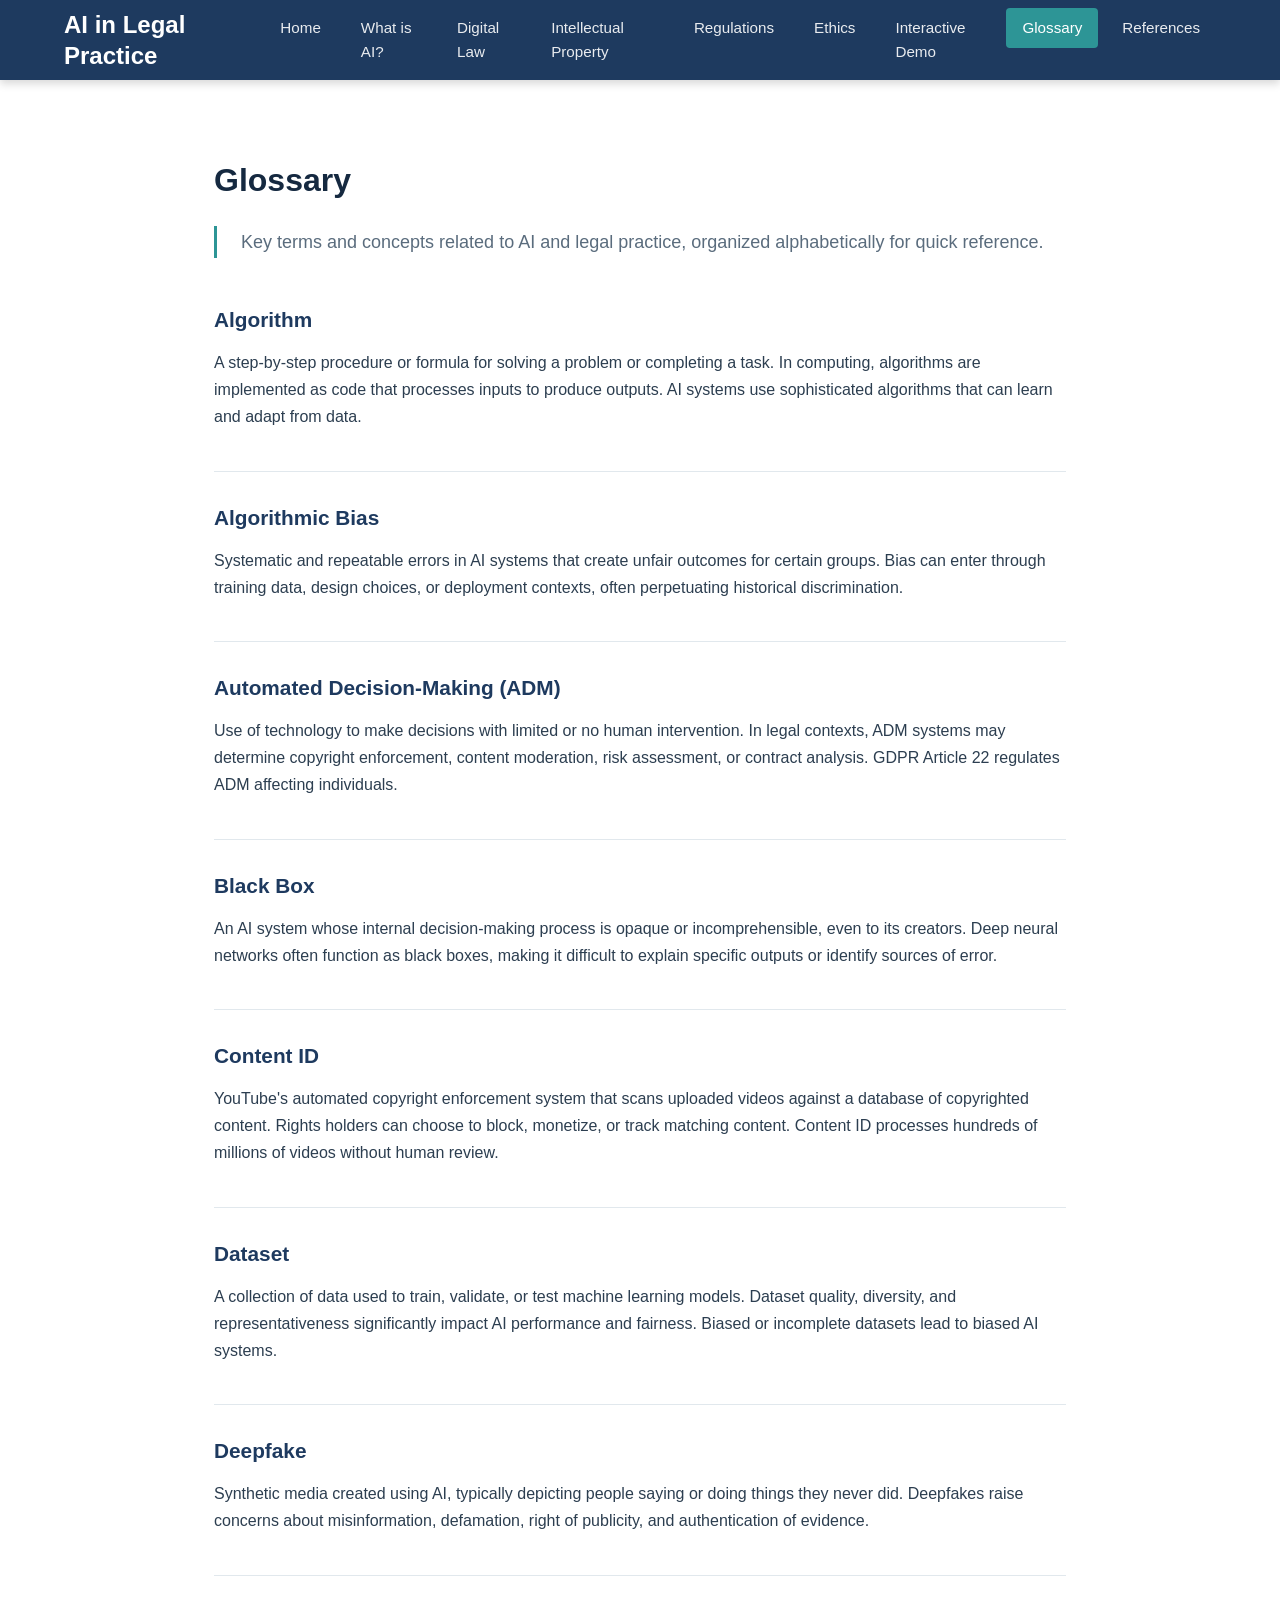
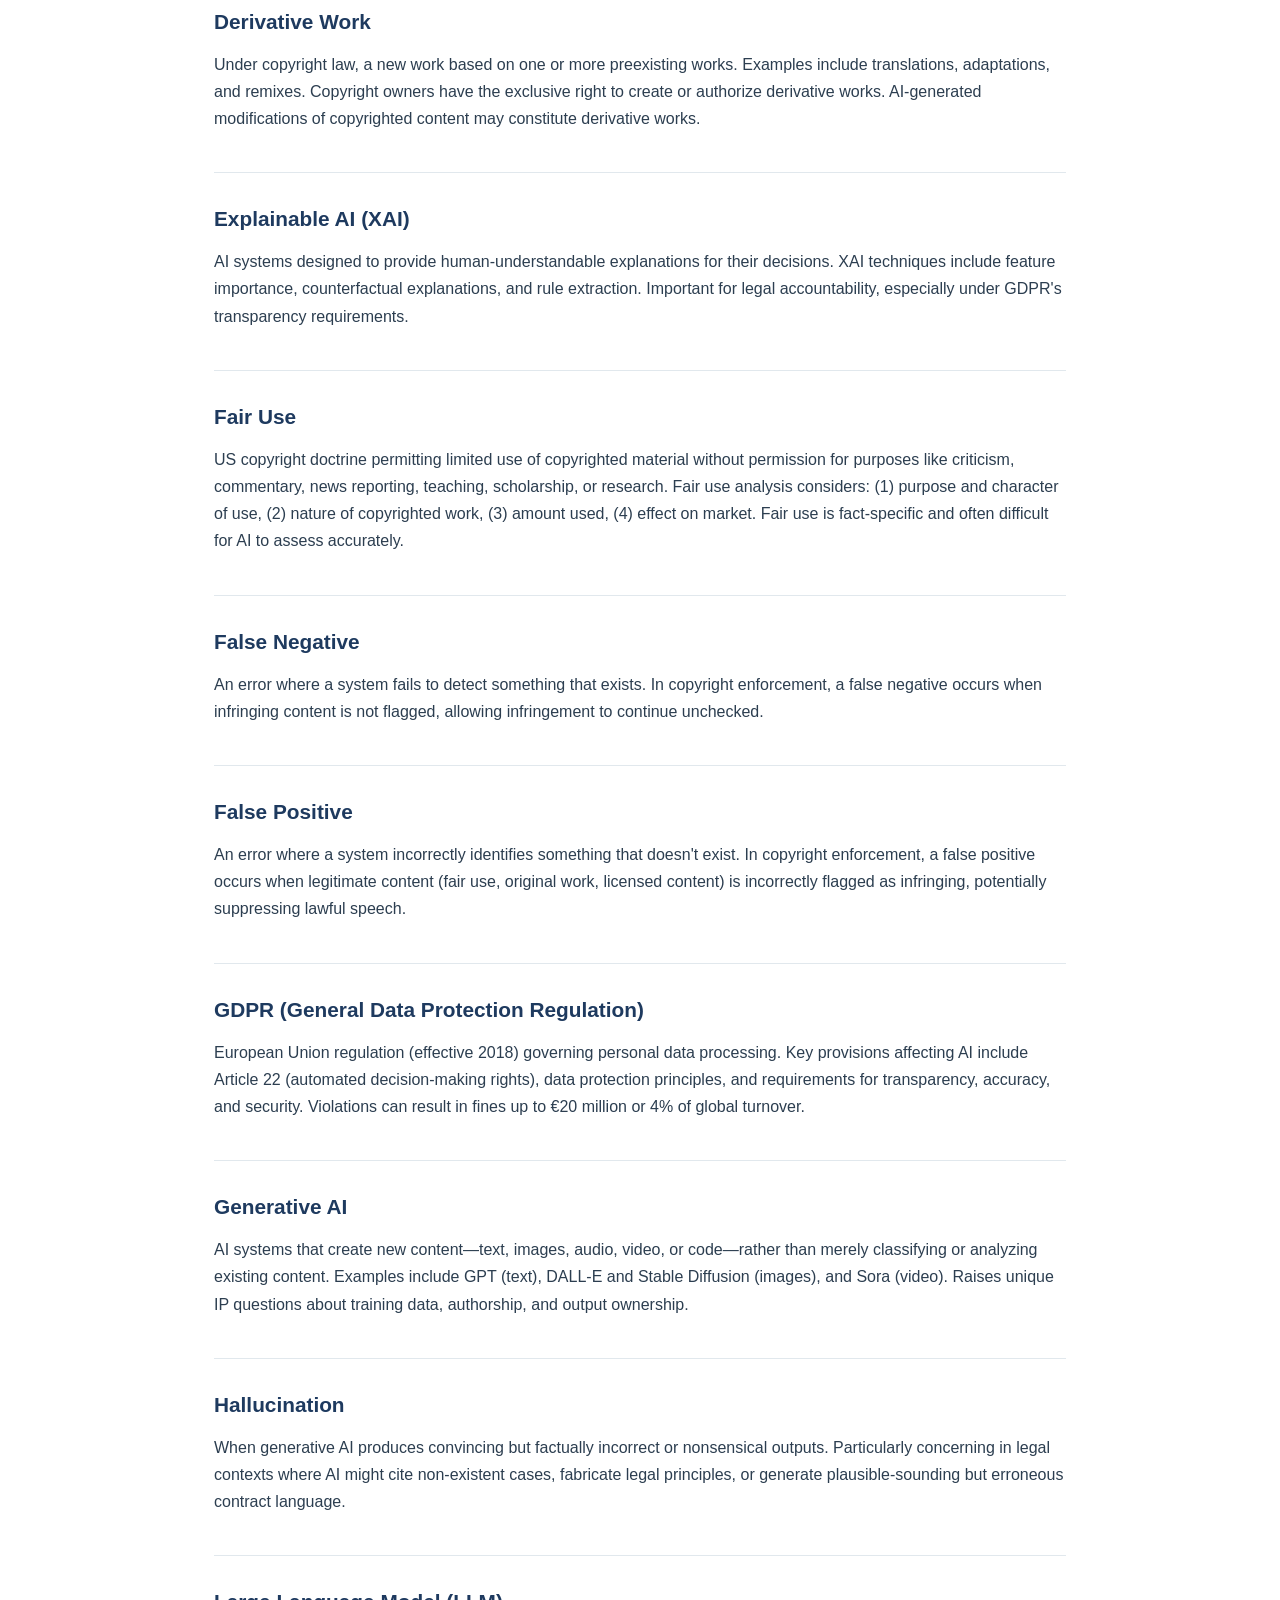
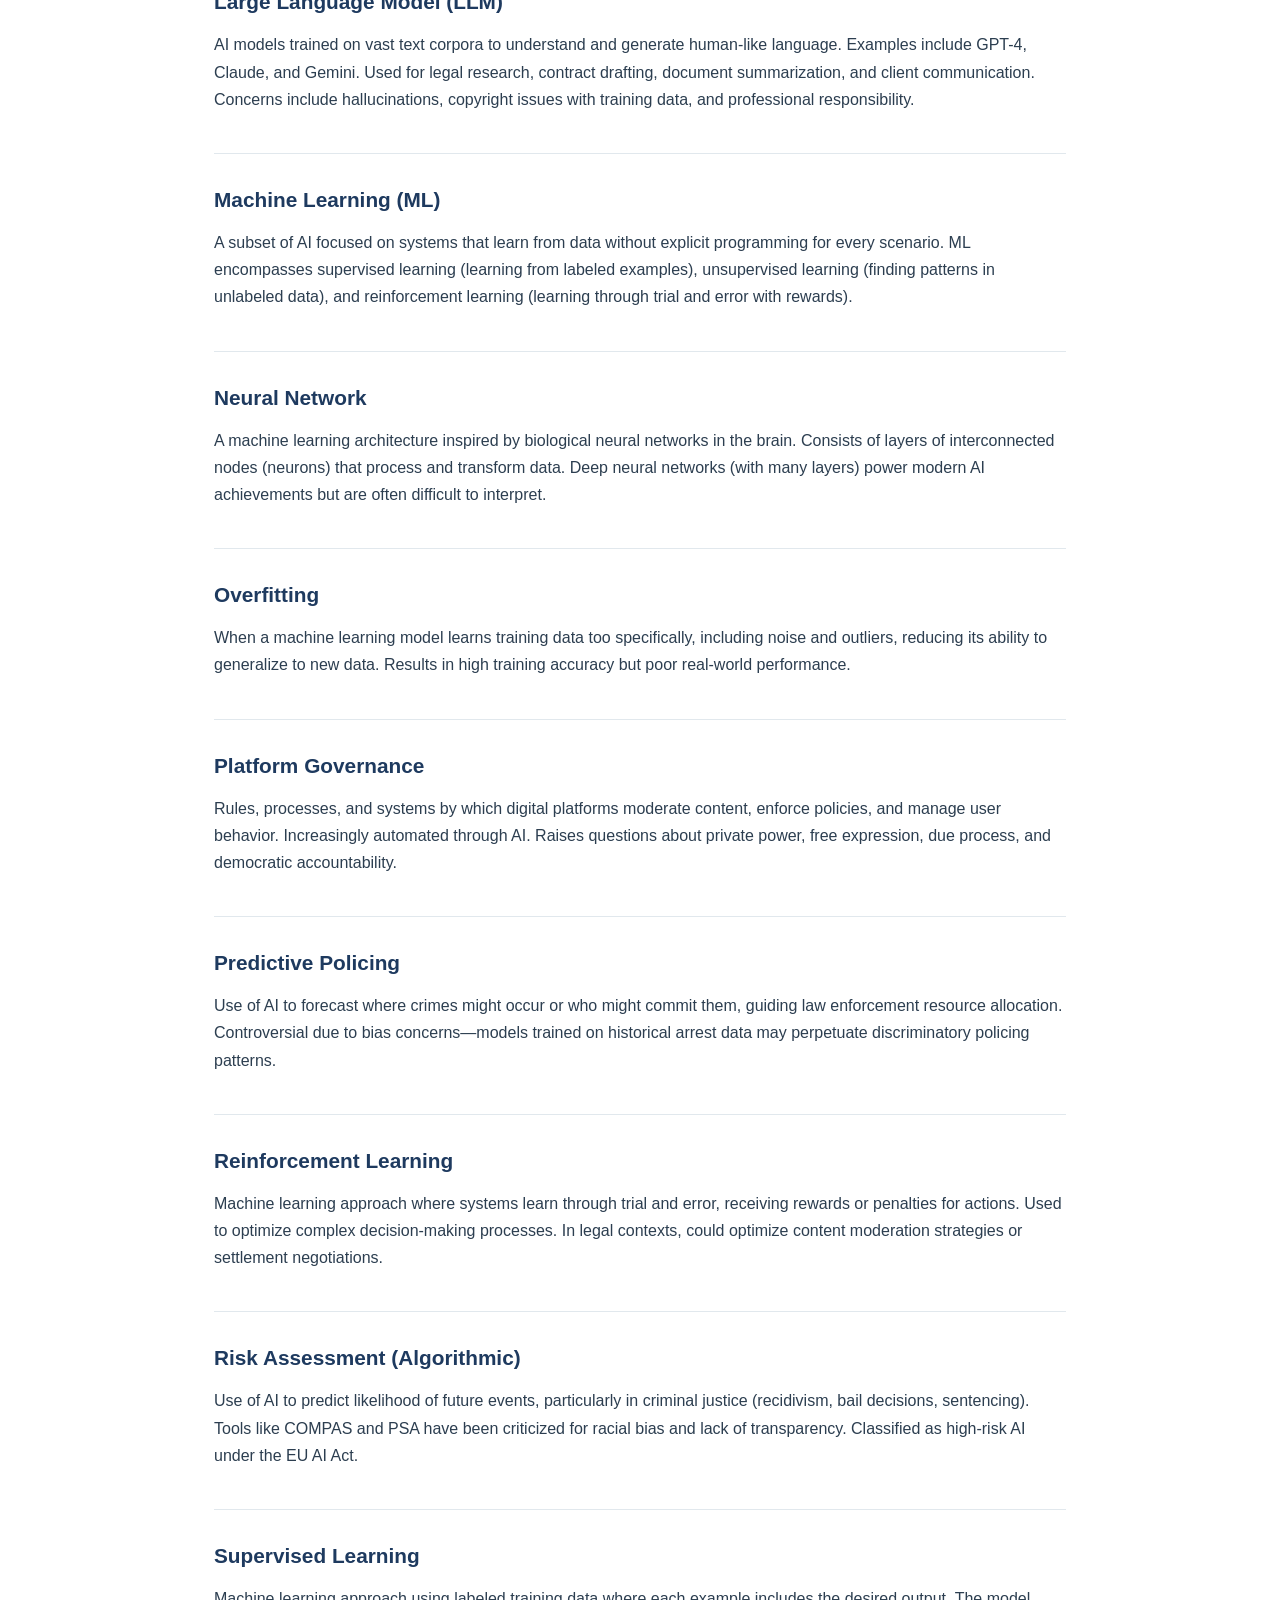
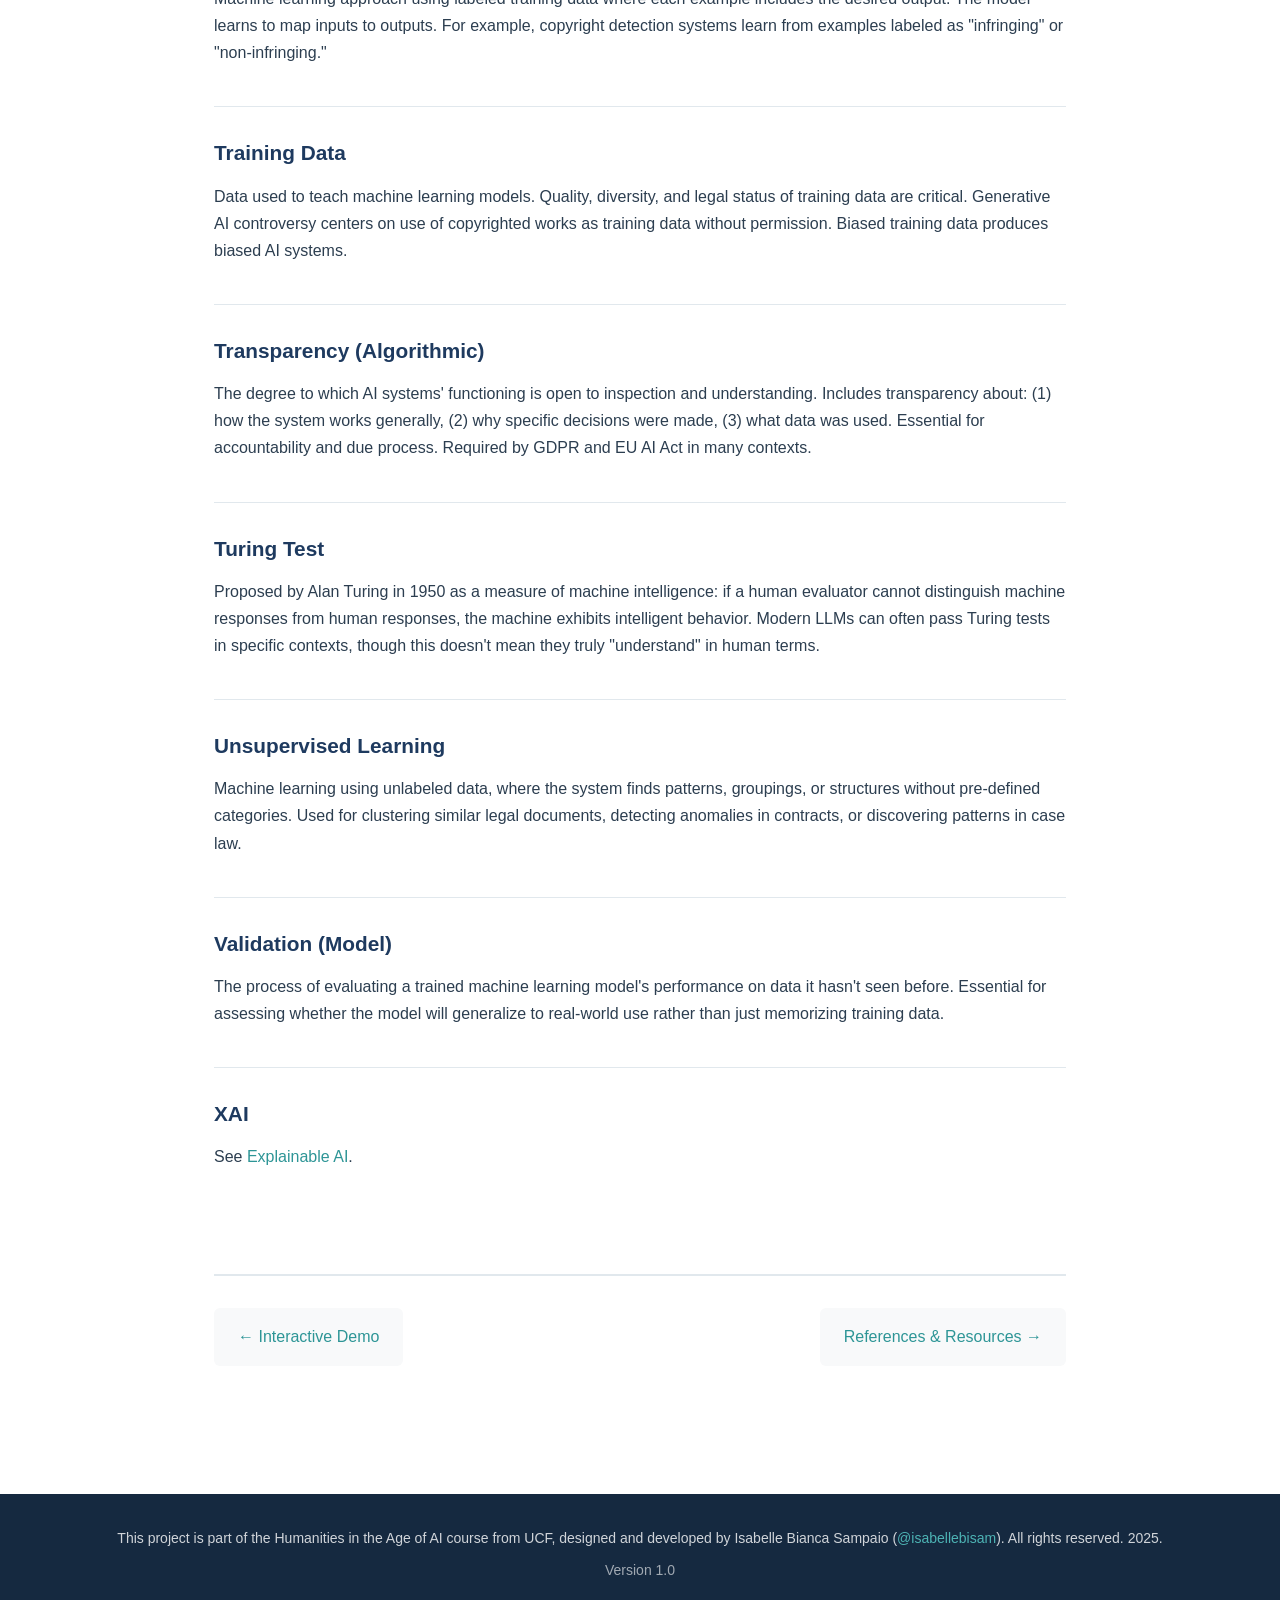
<file: glossary.html>
<!DOCTYPE html>
<html lang="en">
<head>
    <meta charset="UTF-8">
    <meta name="viewport" content="width=device-width, initial-scale=1.0">
    <meta name="description" content="Glossary of key terms in AI and legal practice">
    <title>Glossary | AI in Legal Practice</title>
    <link rel="stylesheet" href="css/main.css">
    <link rel="stylesheet" href="css/pages.css">
</head>
<body>
    <header class="site-header">
        <div class="container">
            <div class="header-content">
                <h1 class="site-title">AI in Legal Practice</h1>
                <button class="mobile-menu-toggle" aria-label="Toggle navigation menu">
                    <span class="hamburger"></span>
                </button>
                <nav class="main-nav">
                    <ul class="nav-list">
                        <li><a href="index.html">Home</a></li>
                        <li><a href="what-is-ai.html">What is AI?</a></li>
                        <li><a href="digital-law.html">Digital Law</a></li>
                        <li><a href="intellectual-property.html">Intellectual Property</a></li>
                        <li><a href="regulations.html">Regulations</a></li>
                        <li><a href="ethics.html">Ethics</a></li>
                        <li><a href="demo.html">Interactive Demo</a></li>
                        <li><a href="glossary.html" class="active">Glossary</a></li>
                        <li><a href="references.html">References</a></li>
                    </ul>
                </nav>
            </div>
        </div>
    </header>

    <main class="main-content">
        <article class="page-article">
            <div class="container">
                <h2>Glossary</h2>

                <section class="content-section">
                    <p class="intro">Key terms and concepts related to AI and legal practice, organized alphabetically for quick reference.</p>
                </section>

                <section class="glossary-section">
                    <div class="glossary-term" id="algorithm">
                        <h3>Algorithm</h3>
                        <p>A step-by-step procedure or formula for solving a problem or completing a task. In computing, algorithms are implemented as code that processes inputs to produce outputs. AI systems use sophisticated algorithms that can learn and adapt from data.</p>
                    </div>

                    <div class="glossary-term" id="algorithmic-bias">
                        <h3>Algorithmic Bias</h3>
                        <p>Systematic and repeatable errors in AI systems that create unfair outcomes for certain groups. Bias can enter through training data, design choices, or deployment contexts, often perpetuating historical discrimination.</p>
                    </div>

                    <div class="glossary-term" id="automated-decision-making">
                        <h3>Automated Decision-Making (ADM)</h3>
                        <p>Use of technology to make decisions with limited or no human intervention. In legal contexts, ADM systems may determine copyright enforcement, content moderation, risk assessment, or contract analysis. GDPR Article 22 regulates ADM affecting individuals.</p>
                    </div>

                    <div class="glossary-term" id="black-box">
                        <h3>Black Box</h3>
                        <p>An AI system whose internal decision-making process is opaque or incomprehensible, even to its creators. Deep neural networks often function as black boxes, making it difficult to explain specific outputs or identify sources of error.</p>
                    </div>

                    <div class="glossary-term" id="content-id">
                        <h3>Content ID</h3>
                        <p>YouTube's automated copyright enforcement system that scans uploaded videos against a database of copyrighted content. Rights holders can choose to block, monetize, or track matching content. Content ID processes hundreds of millions of videos without human review.</p>
                    </div>

                    <div class="glossary-term" id="dataset">
                        <h3>Dataset</h3>
                        <p>A collection of data used to train, validate, or test machine learning models. Dataset quality, diversity, and representativeness significantly impact AI performance and fairness. Biased or incomplete datasets lead to biased AI systems.</p>
                    </div>

                    <div class="glossary-term" id="deepfake">
                        <h3>Deepfake</h3>
                        <p>Synthetic media created using AI, typically depicting people saying or doing things they never did. Deepfakes raise concerns about misinformation, defamation, right of publicity, and authentication of evidence.</p>
                    </div>

                    <div class="glossary-term" id="derivative-work">
                        <h3>Derivative Work</h3>
                        <p>Under copyright law, a new work based on one or more preexisting works. Examples include translations, adaptations, and remixes. Copyright owners have the exclusive right to create or authorize derivative works. AI-generated modifications of copyrighted content may constitute derivative works.</p>
                    </div>

                    <div class="glossary-term" id="explainable-ai">
                        <h3>Explainable AI (XAI)</h3>
                        <p>AI systems designed to provide human-understandable explanations for their decisions. XAI techniques include feature importance, counterfactual explanations, and rule extraction. Important for legal accountability, especially under GDPR's transparency requirements.</p>
                    </div>

                    <div class="glossary-term" id="fair-use">
                        <h3>Fair Use</h3>
                        <p>US copyright doctrine permitting limited use of copyrighted material without permission for purposes like criticism, commentary, news reporting, teaching, scholarship, or research. Fair use analysis considers: (1) purpose and character of use, (2) nature of copyrighted work, (3) amount used, (4) effect on market. Fair use is fact-specific and often difficult for AI to assess accurately.</p>
                    </div>

                    <div class="glossary-term" id="false-negative">
                        <h3>False Negative</h3>
                        <p>An error where a system fails to detect something that exists. In copyright enforcement, a false negative occurs when infringing content is not flagged, allowing infringement to continue unchecked.</p>
                    </div>

                    <div class="glossary-term" id="false-positive">
                        <h3>False Positive</h3>
                        <p>An error where a system incorrectly identifies something that doesn't exist. In copyright enforcement, a false positive occurs when legitimate content (fair use, original work, licensed content) is incorrectly flagged as infringing, potentially suppressing lawful speech.</p>
                    </div>

                    <div class="glossary-term" id="gdpr">
                        <h3>GDPR (General Data Protection Regulation)</h3>
                        <p>European Union regulation (effective 2018) governing personal data processing. Key provisions affecting AI include Article 22 (automated decision-making rights), data protection principles, and requirements for transparency, accuracy, and security. Violations can result in fines up to €20 million or 4% of global turnover.</p>
                    </div>

                    <div class="glossary-term" id="generative-ai">
                        <h3>Generative AI</h3>
                        <p>AI systems that create new content—text, images, audio, video, or code—rather than merely classifying or analyzing existing content. Examples include GPT (text), DALL-E and Stable Diffusion (images), and Sora (video). Raises unique IP questions about training data, authorship, and output ownership.</p>
                    </div>

                    <div class="glossary-term" id="hallucination">
                        <h3>Hallucination</h3>
                        <p>When generative AI produces convincing but factually incorrect or nonsensical outputs. Particularly concerning in legal contexts where AI might cite non-existent cases, fabricate legal principles, or generate plausible-sounding but erroneous contract language.</p>
                    </div>

                    <div class="glossary-term" id="llm">
                        <h3>Large Language Model (LLM)</h3>
                        <p>AI models trained on vast text corpora to understand and generate human-like language. Examples include GPT-4, Claude, and Gemini. Used for legal research, contract drafting, document summarization, and client communication. Concerns include hallucinations, copyright issues with training data, and professional responsibility.</p>
                    </div>

                    <div class="glossary-term" id="machine-learning">
                        <h3>Machine Learning (ML)</h3>
                        <p>A subset of AI focused on systems that learn from data without explicit programming for every scenario. ML encompasses supervised learning (learning from labeled examples), unsupervised learning (finding patterns in unlabeled data), and reinforcement learning (learning through trial and error with rewards).</p>
                    </div>

                    <div class="glossary-term" id="neural-network">
                        <h3>Neural Network</h3>
                        <p>A machine learning architecture inspired by biological neural networks in the brain. Consists of layers of interconnected nodes (neurons) that process and transform data. Deep neural networks (with many layers) power modern AI achievements but are often difficult to interpret.</p>
                    </div>

                    <div class="glossary-term" id="overfitting">
                        <h3>Overfitting</h3>
                        <p>When a machine learning model learns training data too specifically, including noise and outliers, reducing its ability to generalize to new data. Results in high training accuracy but poor real-world performance.</p>
                    </div>

                    <div class="glossary-term" id="platform-governance">
                        <h3>Platform Governance</h3>
                        <p>Rules, processes, and systems by which digital platforms moderate content, enforce policies, and manage user behavior. Increasingly automated through AI. Raises questions about private power, free expression, due process, and democratic accountability.</p>
                    </div>

                    <div class="glossary-term" id="predictive-policing">
                        <h3>Predictive Policing</h3>
                        <p>Use of AI to forecast where crimes might occur or who might commit them, guiding law enforcement resource allocation. Controversial due to bias concerns—models trained on historical arrest data may perpetuate discriminatory policing patterns.</p>
                    </div>

                    <div class="glossary-term" id="reinforcement-learning">
                        <h3>Reinforcement Learning</h3>
                        <p>Machine learning approach where systems learn through trial and error, receiving rewards or penalties for actions. Used to optimize complex decision-making processes. In legal contexts, could optimize content moderation strategies or settlement negotiations.</p>
                    </div>

                    <div class="glossary-term" id="risk-assessment">
                        <h3>Risk Assessment (Algorithmic)</h3>
                        <p>Use of AI to predict likelihood of future events, particularly in criminal justice (recidivism, bail decisions, sentencing). Tools like COMPAS and PSA have been criticized for racial bias and lack of transparency. Classified as high-risk AI under the EU AI Act.</p>
                    </div>

                    <div class="glossary-term" id="supervised-learning">
                        <h3>Supervised Learning</h3>
                        <p>Machine learning approach using labeled training data where each example includes the desired output. The model learns to map inputs to outputs. For example, copyright detection systems learn from examples labeled as "infringing" or "non-infringing."</p>
                    </div>

                    <div class="glossary-term" id="training-data">
                        <h3>Training Data</h3>
                        <p>Data used to teach machine learning models. Quality, diversity, and legal status of training data are critical. Generative AI controversy centers on use of copyrighted works as training data without permission. Biased training data produces biased AI systems.</p>
                    </div>

                    <div class="glossary-term" id="transparency">
                        <h3>Transparency (Algorithmic)</h3>
                        <p>The degree to which AI systems' functioning is open to inspection and understanding. Includes transparency about: (1) how the system works generally, (2) why specific decisions were made, (3) what data was used. Essential for accountability and due process. Required by GDPR and EU AI Act in many contexts.</p>
                    </div>

                    <div class="glossary-term" id="turing-test">
                        <h3>Turing Test</h3>
                        <p>Proposed by Alan Turing in 1950 as a measure of machine intelligence: if a human evaluator cannot distinguish machine responses from human responses, the machine exhibits intelligent behavior. Modern LLMs can often pass Turing tests in specific contexts, though this doesn't mean they truly "understand" in human terms.</p>
                    </div>

                    <div class="glossary-term" id="unsupervised-learning">
                        <h3>Unsupervised Learning</h3>
                        <p>Machine learning using unlabeled data, where the system finds patterns, groupings, or structures without pre-defined categories. Used for clustering similar legal documents, detecting anomalies in contracts, or discovering patterns in case law.</p>
                    </div>

                    <div class="glossary-term" id="validation">
                        <h3>Validation (Model)</h3>
                        <p>The process of evaluating a trained machine learning model's performance on data it hasn't seen before. Essential for assessing whether the model will generalize to real-world use rather than just memorizing training data.</p>
                    </div>

                    <div class="glossary-term" id="xai">
                        <h3>XAI</h3>
                        <p>See <a href="#explainable-ai">Explainable AI</a>.</p>
                    </div>
                </section>

                <div class="page-navigation">
                    <a href="demo.html" class="prev-link">← Interactive Demo</a>
                    <a href="references.html" class="next-link">References & Resources →</a>
                </div>
            </div>
        </article>
    </main>

    <footer class="site-footer">
        <div class="container">
            <p class="footer-text">This project is part of the Humanities in the Age of AI course from UCF, designed and developed by Isabelle Bianca Sampaio (<a href="https://github.com/isabellebisam" target="_blank" rel="noopener">@isabellebisam</a>). All rights reserved. 2025.</p>
            <p class="version">Version 1.0</p>
        </div>
    </footer>

    <script src="js/navigation.js"></script>
</body>
</html>
</file>
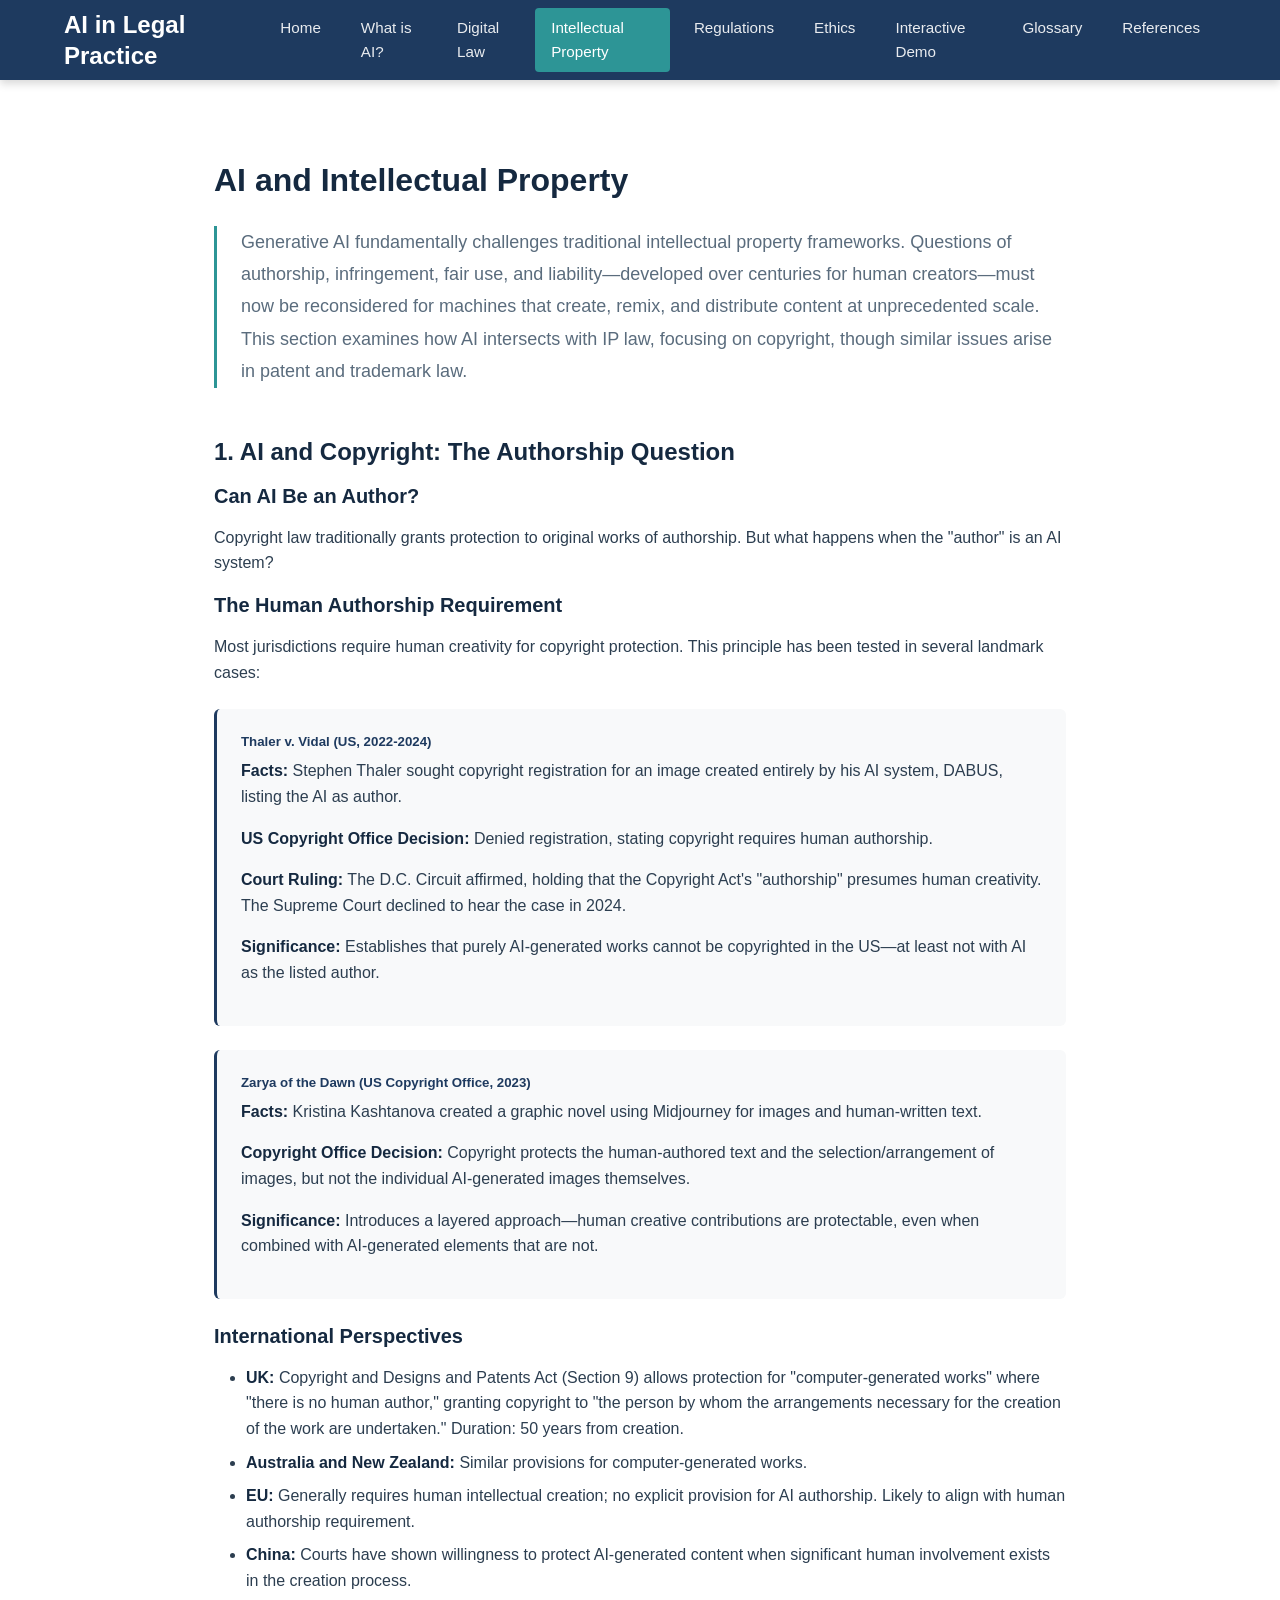
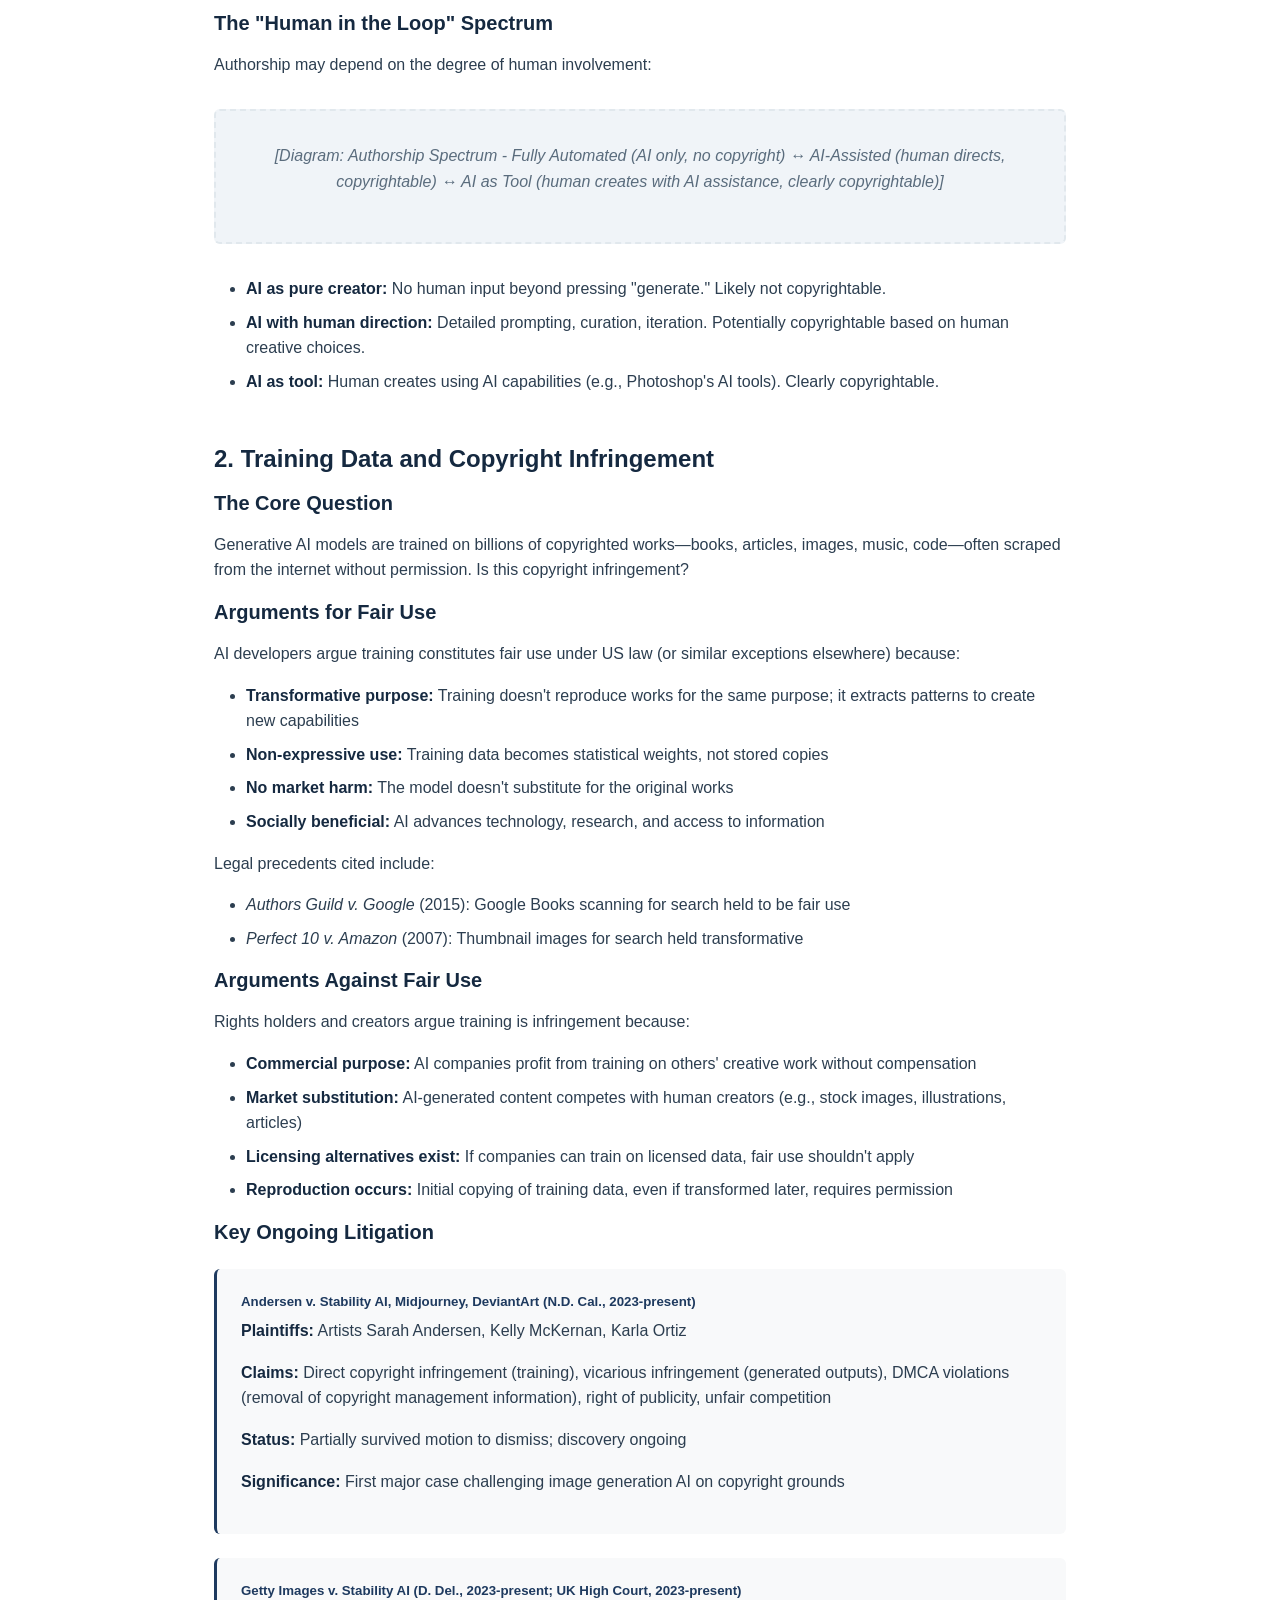
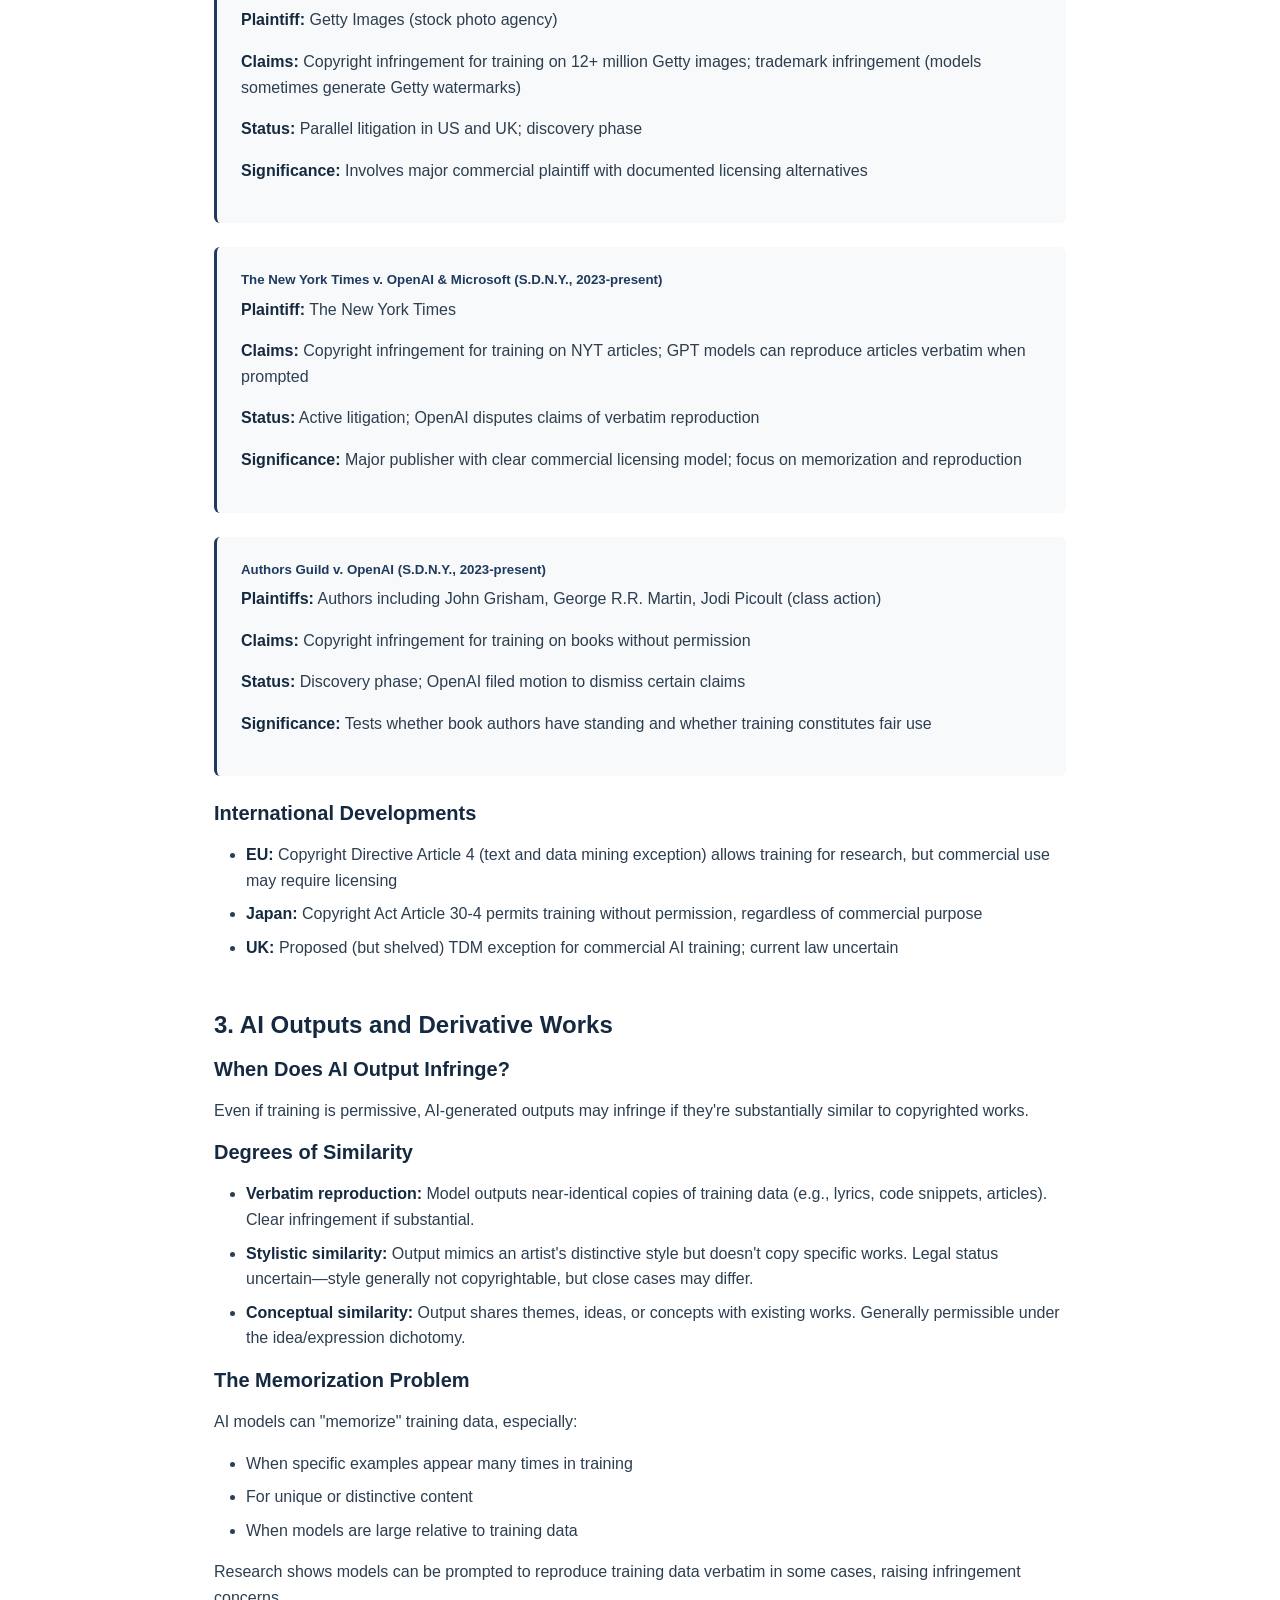
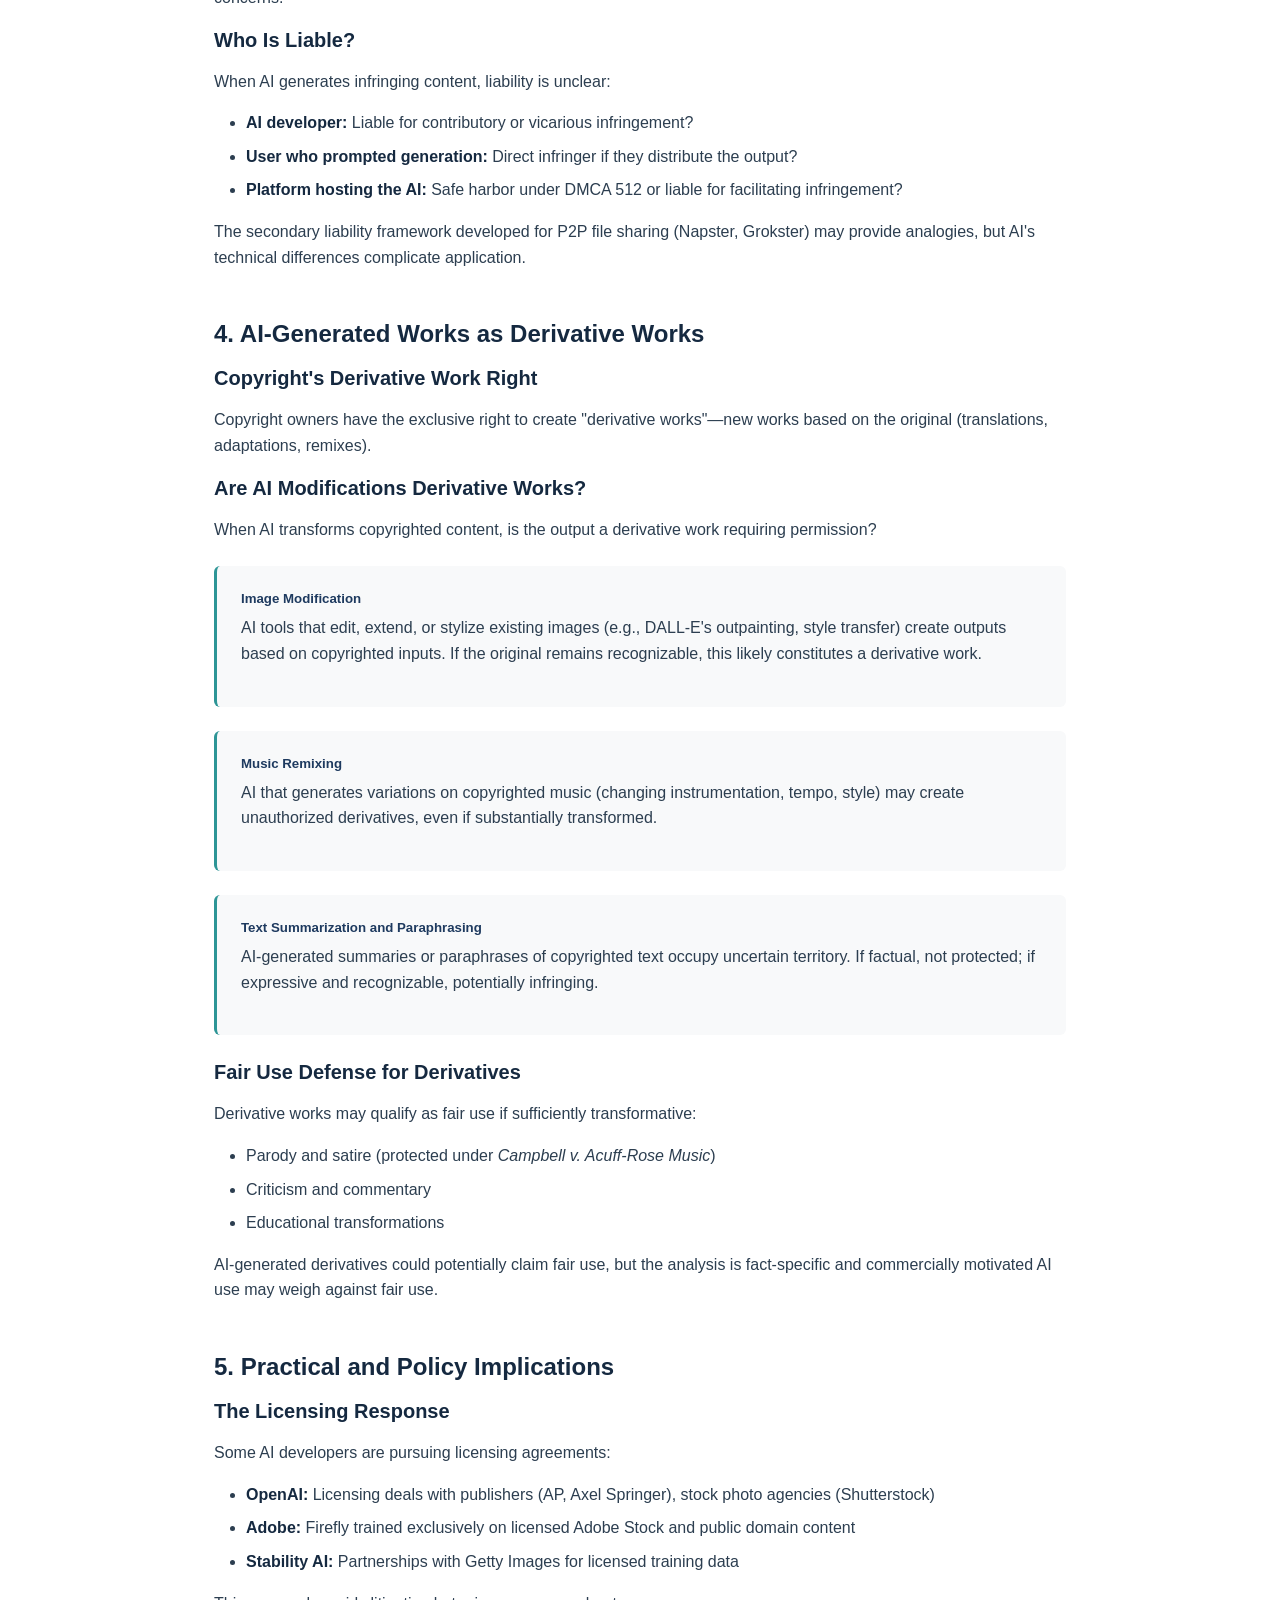
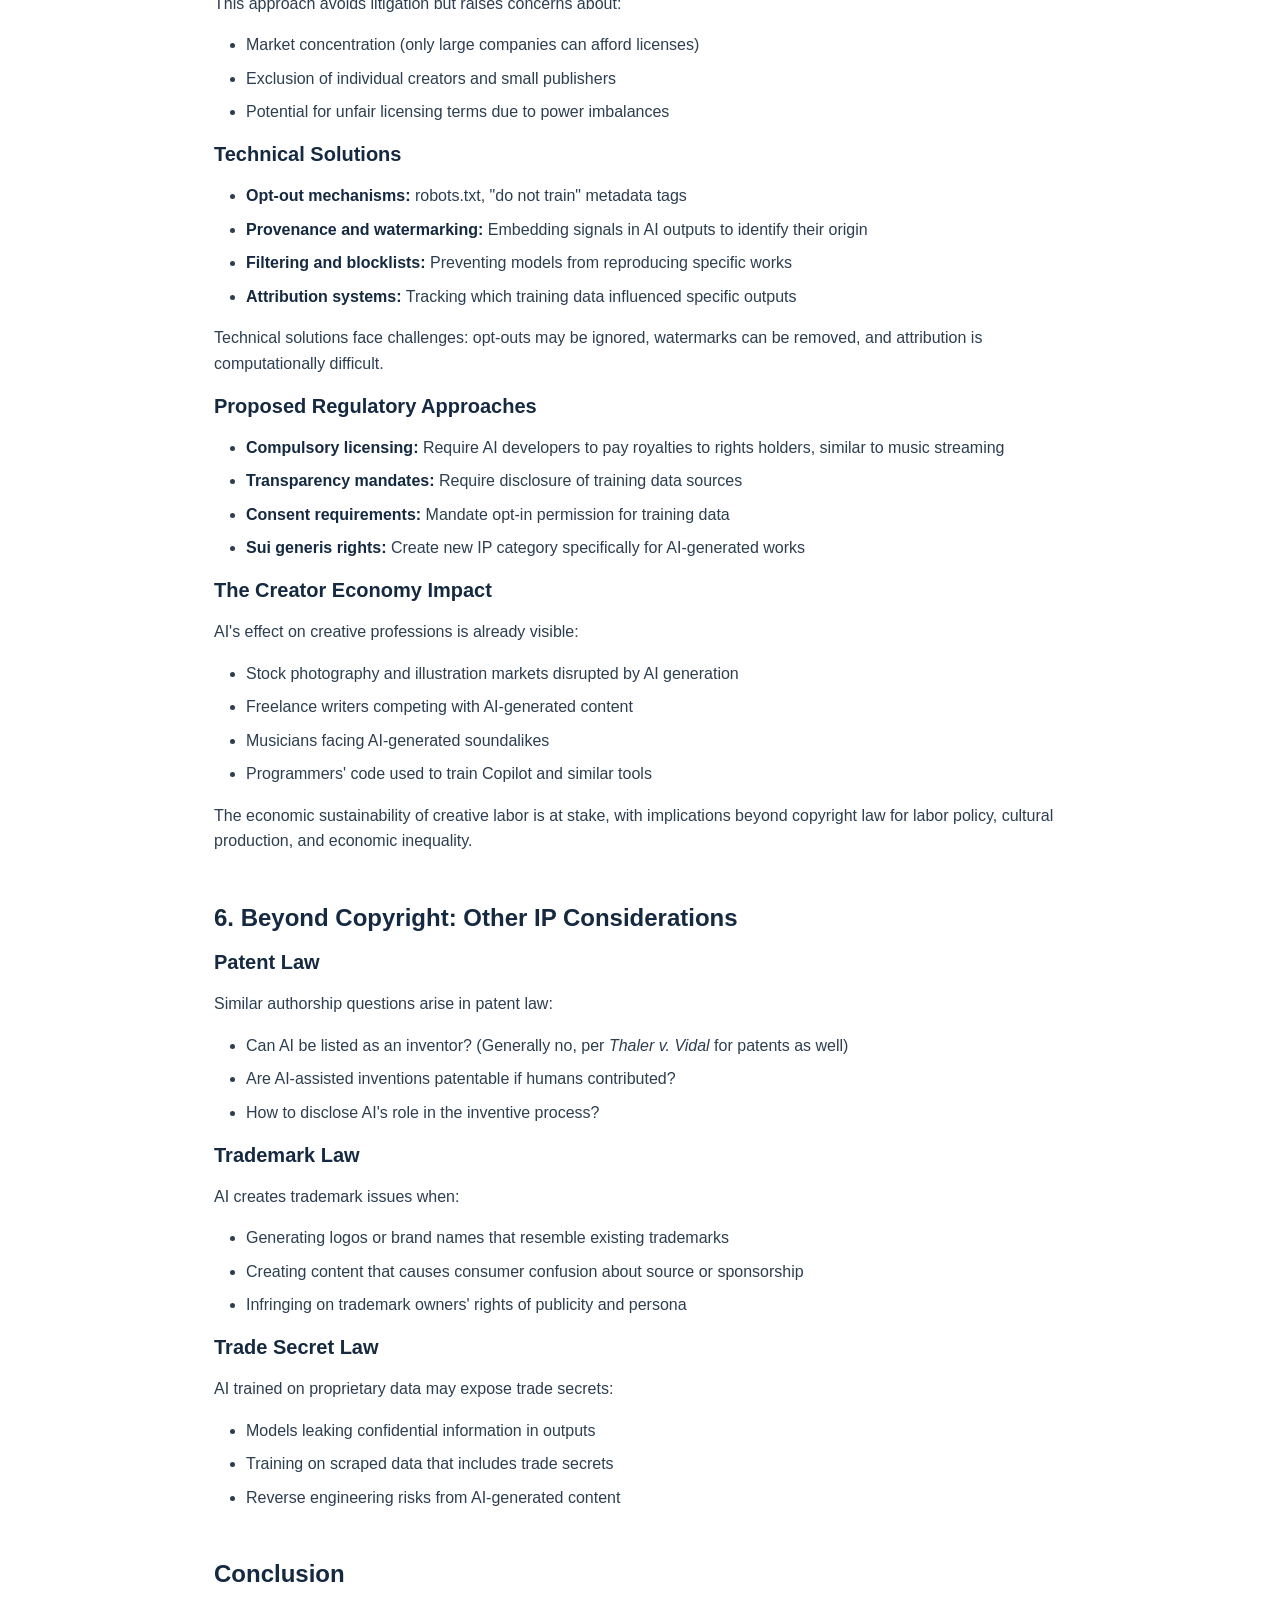
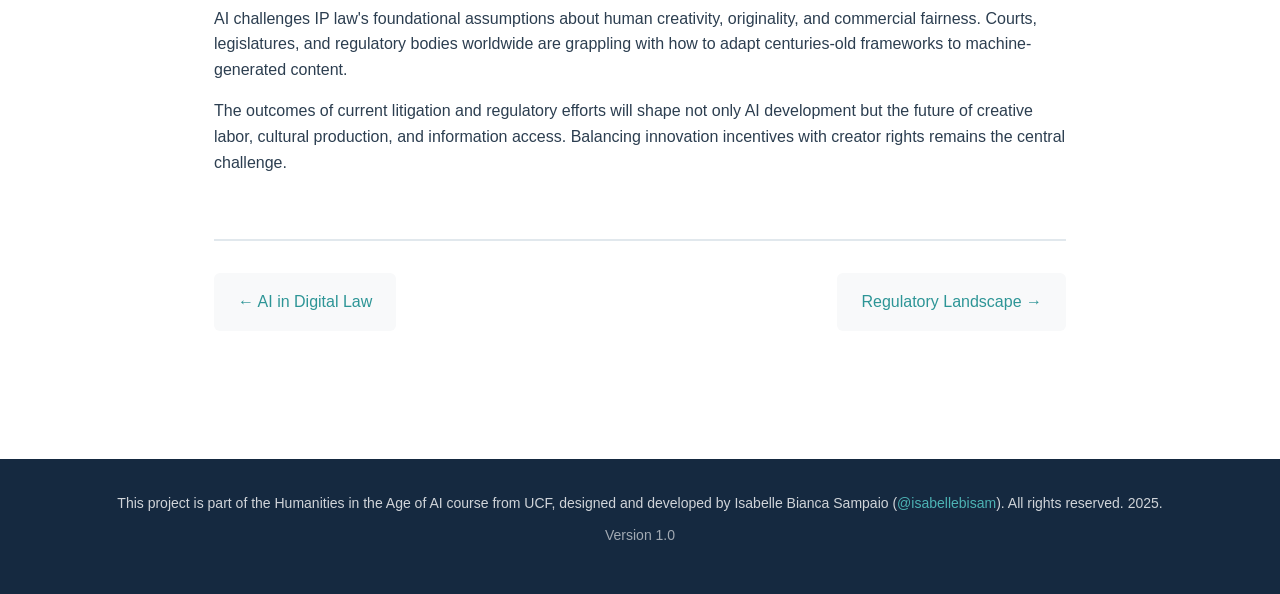
<file: intellectual-property.html>
<!DOCTYPE html>
<html lang="en">
<head>
    <meta charset="UTF-8">
    <meta name="viewport" content="width=device-width, initial-scale=1.0">
    <meta name="description" content="AI and intellectual property: copyright, authorship, training data, and liability issues">
    <title>AI in Intellectual Property | AI in Legal Practice</title>
    <link rel="stylesheet" href="css/main.css">
    <link rel="stylesheet" href="css/pages.css">
</head>
<body>
    <header class="site-header">
        <div class="container">
            <div class="header-content">
                <h1 class="site-title">AI in Legal Practice</h1>
                <button class="mobile-menu-toggle" aria-label="Toggle navigation menu">
                    <span class="hamburger"></span>
                </button>
                <nav class="main-nav">
                    <ul class="nav-list">
                        <li><a href="index.html">Home</a></li>
                        <li><a href="what-is-ai.html">What is AI?</a></li>
                        <li><a href="digital-law.html">Digital Law</a></li>
                        <li><a href="intellectual-property.html" class="active">Intellectual Property</a></li>
                        <li><a href="regulations.html">Regulations</a></li>
                        <li><a href="ethics.html">Ethics</a></li>
                        <li><a href="demo.html">Interactive Demo</a></li>
                        <li><a href="glossary.html">Glossary</a></li>
                        <li><a href="references.html">References</a></li>
                    </ul>
                </nav>
            </div>
        </div>
    </header>

    <main class="main-content">
        <article class="page-article">
            <div class="container">
                <h2>AI and Intellectual Property</h2>

                <section class="content-section">
                    <p class="intro">Generative AI fundamentally challenges traditional intellectual property frameworks. Questions of authorship, infringement, fair use, and liability—developed over centuries for human creators—must now be reconsidered for machines that create, remix, and distribute content at unprecedented scale. This section examines how AI intersects with IP law, focusing on copyright, though similar issues arise in patent and trademark law.</p>
                </section>

                <section class="content-section">
                    <h3>1. AI and Copyright: The Authorship Question</h3>

                    <h4>Can AI Be an Author?</h4>

                    <p>Copyright law traditionally grants protection to original works of authorship. But what happens when the "author" is an AI system?</p>

                    <h4>The Human Authorship Requirement</h4>

                    <p>Most jurisdictions require human creativity for copyright protection. This principle has been tested in several landmark cases:</p>

                    <div class="case-study">
                        <h5>Thaler v. Vidal (US, 2022-2024)</h5>
                        <p><strong>Facts:</strong> Stephen Thaler sought copyright registration for an image created entirely by his AI system, DABUS, listing the AI as author.</p>
                        <p><strong>US Copyright Office Decision:</strong> Denied registration, stating copyright requires human authorship.</p>
                        <p><strong>Court Ruling:</strong> The D.C. Circuit affirmed, holding that the Copyright Act's "authorship" presumes human creativity. The Supreme Court declined to hear the case in 2024.</p>
                        <p><strong>Significance:</strong> Establishes that purely AI-generated works cannot be copyrighted in the US—at least not with AI as the listed author.</p>
                    </div>

                    <div class="case-study">
                        <h5>Zarya of the Dawn (US Copyright Office, 2023)</h5>
                        <p><strong>Facts:</strong> Kristina Kashtanova created a graphic novel using Midjourney for images and human-written text.</p>
                        <p><strong>Copyright Office Decision:</strong> Copyright protects the human-authored text and the selection/arrangement of images, but not the individual AI-generated images themselves.</p>
                        <p><strong>Significance:</strong> Introduces a layered approach—human creative contributions are protectable, even when combined with AI-generated elements that are not.</p>
                    </div>

                    <h4>International Perspectives</h4>

                    <ul>
                        <li><strong>UK:</strong> Copyright and Designs and Patents Act (Section 9) allows protection for "computer-generated works" where "there is no human author," granting copyright to "the person by whom the arrangements necessary for the creation of the work are undertaken." Duration: 50 years from creation.</li>
                        <li><strong>Australia and New Zealand:</strong> Similar provisions for computer-generated works.</li>
                        <li><strong>EU:</strong> Generally requires human intellectual creation; no explicit provision for AI authorship. Likely to align with human authorship requirement.</li>
                        <li><strong>China:</strong> Courts have shown willingness to protect AI-generated content when significant human involvement exists in the creation process.</li>
                    </ul>

                    <h4>The "Human in the Loop" Spectrum</h4>

                    <p>Authorship may depend on the degree of human involvement:</p>

                    <!-- Placeholder for authorship spectrum diagram -->
                    <div class="visual-placeholder">
                        <p><em>[Diagram: Authorship Spectrum - Fully Automated (AI only, no copyright) ↔ AI-Assisted (human directs, copyrightable) ↔ AI as Tool (human creates with AI assistance, clearly copyrightable)]</em></p>
                    </div>

                    <ul>
                        <li><strong>AI as pure creator:</strong> No human input beyond pressing "generate." Likely not copyrightable.</li>
                        <li><strong>AI with human direction:</strong> Detailed prompting, curation, iteration. Potentially copyrightable based on human creative choices.</li>
                        <li><strong>AI as tool:</strong> Human creates using AI capabilities (e.g., Photoshop's AI tools). Clearly copyrightable.</li>
                    </ul>
                </section>

                <section class="content-section">
                    <h3>2. Training Data and Copyright Infringement</h3>

                    <h4>The Core Question</h4>

                    <p>Generative AI models are trained on billions of copyrighted works—books, articles, images, music, code—often scraped from the internet without permission. Is this copyright infringement?</p>

                    <h4>Arguments for Fair Use</h4>

                    <p>AI developers argue training constitutes fair use under US law (or similar exceptions elsewhere) because:</p>

                    <ul>
                        <li><strong>Transformative purpose:</strong> Training doesn't reproduce works for the same purpose; it extracts patterns to create new capabilities</li>
                        <li><strong>Non-expressive use:</strong> Training data becomes statistical weights, not stored copies</li>
                        <li><strong>No market harm:</strong> The model doesn't substitute for the original works</li>
                        <li><strong>Socially beneficial:</strong> AI advances technology, research, and access to information</li>
                    </ul>

                    <p>Legal precedents cited include:</p>
                    <ul>
                        <li><em>Authors Guild v. Google</em> (2015): Google Books scanning for search held to be fair use</li>
                        <li><em>Perfect 10 v. Amazon</em> (2007): Thumbnail images for search held transformative</li>
                    </ul>

                    <h4>Arguments Against Fair Use</h4>

                    <p>Rights holders and creators argue training is infringement because:</p>

                    <ul>
                        <li><strong>Commercial purpose:</strong> AI companies profit from training on others' creative work without compensation</li>
                        <li><strong>Market substitution:</strong> AI-generated content competes with human creators (e.g., stock images, illustrations, articles)</li>
                        <li><strong>Licensing alternatives exist:</strong> If companies can train on licensed data, fair use shouldn't apply</li>
                        <li><strong>Reproduction occurs:</strong> Initial copying of training data, even if transformed later, requires permission</li>
                    </ul>

                    <h4>Key Ongoing Litigation</h4>

                    <div class="case-study">
                        <h5>Andersen v. Stability AI, Midjourney, DeviantArt (N.D. Cal., 2023-present)</h5>
                        <p><strong>Plaintiffs:</strong> Artists Sarah Andersen, Kelly McKernan, Karla Ortiz</p>
                        <p><strong>Claims:</strong> Direct copyright infringement (training), vicarious infringement (generated outputs), DMCA violations (removal of copyright management information), right of publicity, unfair competition</p>
                        <p><strong>Status:</strong> Partially survived motion to dismiss; discovery ongoing</p>
                        <p><strong>Significance:</strong> First major case challenging image generation AI on copyright grounds</p>
                    </div>

                    <div class="case-study">
                        <h5>Getty Images v. Stability AI (D. Del., 2023-present; UK High Court, 2023-present)</h5>
                        <p><strong>Plaintiff:</strong> Getty Images (stock photo agency)</p>
                        <p><strong>Claims:</strong> Copyright infringement for training on 12+ million Getty images; trademark infringement (models sometimes generate Getty watermarks)</p>
                        <p><strong>Status:</strong> Parallel litigation in US and UK; discovery phase</p>
                        <p><strong>Significance:</strong> Involves major commercial plaintiff with documented licensing alternatives</p>
                    </div>

                    <div class="case-study">
                        <h5>The New York Times v. OpenAI & Microsoft (S.D.N.Y., 2023-present)</h5>
                        <p><strong>Plaintiff:</strong> The New York Times</p>
                        <p><strong>Claims:</strong> Copyright infringement for training on NYT articles; GPT models can reproduce articles verbatim when prompted</p>
                        <p><strong>Status:</strong> Active litigation; OpenAI disputes claims of verbatim reproduction</p>
                        <p><strong>Significance:</strong> Major publisher with clear commercial licensing model; focus on memorization and reproduction</p>
                    </div>

                    <div class="case-study">
                        <h5>Authors Guild v. OpenAI (S.D.N.Y., 2023-present)</h5>
                        <p><strong>Plaintiffs:</strong> Authors including John Grisham, George R.R. Martin, Jodi Picoult (class action)</p>
                        <p><strong>Claims:</strong> Copyright infringement for training on books without permission</p>
                        <p><strong>Status:</strong> Discovery phase; OpenAI filed motion to dismiss certain claims</p>
                        <p><strong>Significance:</strong> Tests whether book authors have standing and whether training constitutes fair use</p>
                    </div>

                    <h4>International Developments</h4>

                    <ul>
                        <li><strong>EU:</strong> Copyright Directive Article 4 (text and data mining exception) allows training for research, but commercial use may require licensing</li>
                        <li><strong>Japan:</strong> Copyright Act Article 30-4 permits training without permission, regardless of commercial purpose</li>
                        <li><strong>UK:</strong> Proposed (but shelved) TDM exception for commercial AI training; current law uncertain</li>
                    </ul>
                </section>

                <section class="content-section">
                    <h3>3. AI Outputs and Derivative Works</h3>

                    <h4>When Does AI Output Infringe?</h4>

                    <p>Even if training is permissive, AI-generated outputs may infringe if they're substantially similar to copyrighted works.</p>

                    <h4>Degrees of Similarity</h4>

                    <ul>
                        <li><strong>Verbatim reproduction:</strong> Model outputs near-identical copies of training data (e.g., lyrics, code snippets, articles). Clear infringement if substantial.</li>
                        <li><strong>Stylistic similarity:</strong> Output mimics an artist's distinctive style but doesn't copy specific works. Legal status uncertain—style generally not copyrightable, but close cases may differ.</li>
                        <li><strong>Conceptual similarity:</strong> Output shares themes, ideas, or concepts with existing works. Generally permissible under the idea/expression dichotomy.</li>
                    </ul>

                    <h4>The Memorization Problem</h4>

                    <p>AI models can "memorize" training data, especially:</p>
                    <ul>
                        <li>When specific examples appear many times in training</li>
                        <li>For unique or distinctive content</li>
                        <li>When models are large relative to training data</li>
                    </ul>

                    <p>Research shows models can be prompted to reproduce training data verbatim in some cases, raising infringement concerns.</p>

                    <h4>Who Is Liable?</h4>

                    <p>When AI generates infringing content, liability is unclear:</p>

                    <ul>
                        <li><strong>AI developer:</strong> Liable for contributory or vicarious infringement?</li>
                        <li><strong>User who prompted generation:</strong> Direct infringer if they distribute the output?</li>
                        <li><strong>Platform hosting the AI:</strong> Safe harbor under DMCA 512 or liable for facilitating infringement?</li>
                    </ul>

                    <p>The secondary liability framework developed for P2P file sharing (Napster, Grokster) may provide analogies, but AI's technical differences complicate application.</p>
                </section>

                <section class="content-section">
                    <h3>4. AI-Generated Works as Derivative Works</h3>

                    <h4>Copyright's Derivative Work Right</h4>

                    <p>Copyright owners have the exclusive right to create "derivative works"—new works based on the original (translations, adaptations, remixes).</p>

                    <h4>Are AI Modifications Derivative Works?</h4>

                    <p>When AI transforms copyrighted content, is the output a derivative work requiring permission?</p>

                    <div class="info-box">
                        <h5>Image Modification</h5>
                        <p>AI tools that edit, extend, or stylize existing images (e.g., DALL-E's outpainting, style transfer) create outputs based on copyrighted inputs. If the original remains recognizable, this likely constitutes a derivative work.</p>
                    </div>

                    <div class="info-box">
                        <h5>Music Remixing</h5>
                        <p>AI that generates variations on copyrighted music (changing instrumentation, tempo, style) may create unauthorized derivatives, even if substantially transformed.</p>
                    </div>

                    <div class="info-box">
                        <h5>Text Summarization and Paraphrasing</h5>
                        <p>AI-generated summaries or paraphrases of copyrighted text occupy uncertain territory. If factual, not protected; if expressive and recognizable, potentially infringing.</p>
                    </div>

                    <h4>Fair Use Defense for Derivatives</h4>

                    <p>Derivative works may qualify as fair use if sufficiently transformative:</p>
                    <ul>
                        <li>Parody and satire (protected under <em>Campbell v. Acuff-Rose Music</em>)</li>
                        <li>Criticism and commentary</li>
                        <li>Educational transformations</li>
                    </ul>

                    <p>AI-generated derivatives could potentially claim fair use, but the analysis is fact-specific and commercially motivated AI use may weigh against fair use.</p>
                </section>

                <section class="content-section">
                    <h3>5. Practical and Policy Implications</h3>

                    <h4>The Licensing Response</h4>

                    <p>Some AI developers are pursuing licensing agreements:</p>

                    <ul>
                        <li><strong>OpenAI:</strong> Licensing deals with publishers (AP, Axel Springer), stock photo agencies (Shutterstock)</li>
                        <li><strong>Adobe:</strong> Firefly trained exclusively on licensed Adobe Stock and public domain content</li>
                        <li><strong>Stability AI:</strong> Partnerships with Getty Images for licensed training data</li>
                    </ul>

                    <p>This approach avoids litigation but raises concerns about:</p>
                    <ul>
                        <li>Market concentration (only large companies can afford licenses)</li>
                        <li>Exclusion of individual creators and small publishers</li>
                        <li>Potential for unfair licensing terms due to power imbalances</li>
                    </ul>

                    <h4>Technical Solutions</h4>

                    <ul>
                        <li><strong>Opt-out mechanisms:</strong> robots.txt, "do not train" metadata tags</li>
                        <li><strong>Provenance and watermarking:</strong> Embedding signals in AI outputs to identify their origin</li>
                        <li><strong>Filtering and blocklists:</strong> Preventing models from reproducing specific works</li>
                        <li><strong>Attribution systems:</strong> Tracking which training data influenced specific outputs</li>
                    </ul>

                    <p>Technical solutions face challenges: opt-outs may be ignored, watermarks can be removed, and attribution is computationally difficult.</p>

                    <h4>Proposed Regulatory Approaches</h4>

                    <ul>
                        <li><strong>Compulsory licensing:</strong> Require AI developers to pay royalties to rights holders, similar to music streaming</li>
                        <li><strong>Transparency mandates:</strong> Require disclosure of training data sources</li>
                        <li><strong>Consent requirements:</strong> Mandate opt-in permission for training data</li>
                        <li><strong>Sui generis rights:</strong> Create new IP category specifically for AI-generated works</li>
                    </ul>

                    <h4>The Creator Economy Impact</h4>

                    <p>AI's effect on creative professions is already visible:</p>

                    <ul>
                        <li>Stock photography and illustration markets disrupted by AI generation</li>
                        <li>Freelance writers competing with AI-generated content</li>
                        <li>Musicians facing AI-generated soundalikes</li>
                        <li>Programmers' code used to train Copilot and similar tools</li>
                    </ul>

                    <p>The economic sustainability of creative labor is at stake, with implications beyond copyright law for labor policy, cultural production, and economic inequality.</p>
                </section>

                <section class="content-section">
                    <h3>6. Beyond Copyright: Other IP Considerations</h3>

                    <h4>Patent Law</h4>

                    <p>Similar authorship questions arise in patent law:</p>
                    <ul>
                        <li>Can AI be listed as an inventor? (Generally no, per <em>Thaler v. Vidal</em> for patents as well)</li>
                        <li>Are AI-assisted inventions patentable if humans contributed?</li>
                        <li>How to disclose AI's role in the inventive process?</li>
                    </ul>

                    <h4>Trademark Law</h4>

                    <p>AI creates trademark issues when:</p>
                    <ul>
                        <li>Generating logos or brand names that resemble existing trademarks</li>
                        <li>Creating content that causes consumer confusion about source or sponsorship</li>
                        <li>Infringing on trademark owners' rights of publicity and persona</li>
                    </ul>

                    <h4>Trade Secret Law</h4>

                    <p>AI trained on proprietary data may expose trade secrets:</p>
                    <ul>
                        <li>Models leaking confidential information in outputs</li>
                        <li>Training on scraped data that includes trade secrets</li>
                        <li>Reverse engineering risks from AI-generated content</li>
                    </ul>
                </section>

                <section class="content-section">
                    <h3>Conclusion</h3>

                    <p>AI challenges IP law's foundational assumptions about human creativity, originality, and commercial fairness. Courts, legislatures, and regulatory bodies worldwide are grappling with how to adapt centuries-old frameworks to machine-generated content.</p>

                    <p>The outcomes of current litigation and regulatory efforts will shape not only AI development but the future of creative labor, cultural production, and information access. Balancing innovation incentives with creator rights remains the central challenge.</p>
                </section>

                <div class="page-navigation">
                    <a href="digital-law.html" class="prev-link">← AI in Digital Law</a>
                    <a href="regulations.html" class="next-link">Regulatory Landscape →</a>
                </div>
            </div>
        </article>
    </main>

    <footer class="site-footer">
        <div class="container">
            <p class="footer-text">This project is part of the Humanities in the Age of AI course from UCF, designed and developed by Isabelle Bianca Sampaio (<a href="https://github.com/isabellebisam" target="_blank" rel="noopener">@isabellebisam</a>). All rights reserved. 2025.</p>
            <p class="version">Version 1.0</p>
        </div>
    </footer>

    <script src="js/navigation.js"></script>
</body>
</html>
</file>
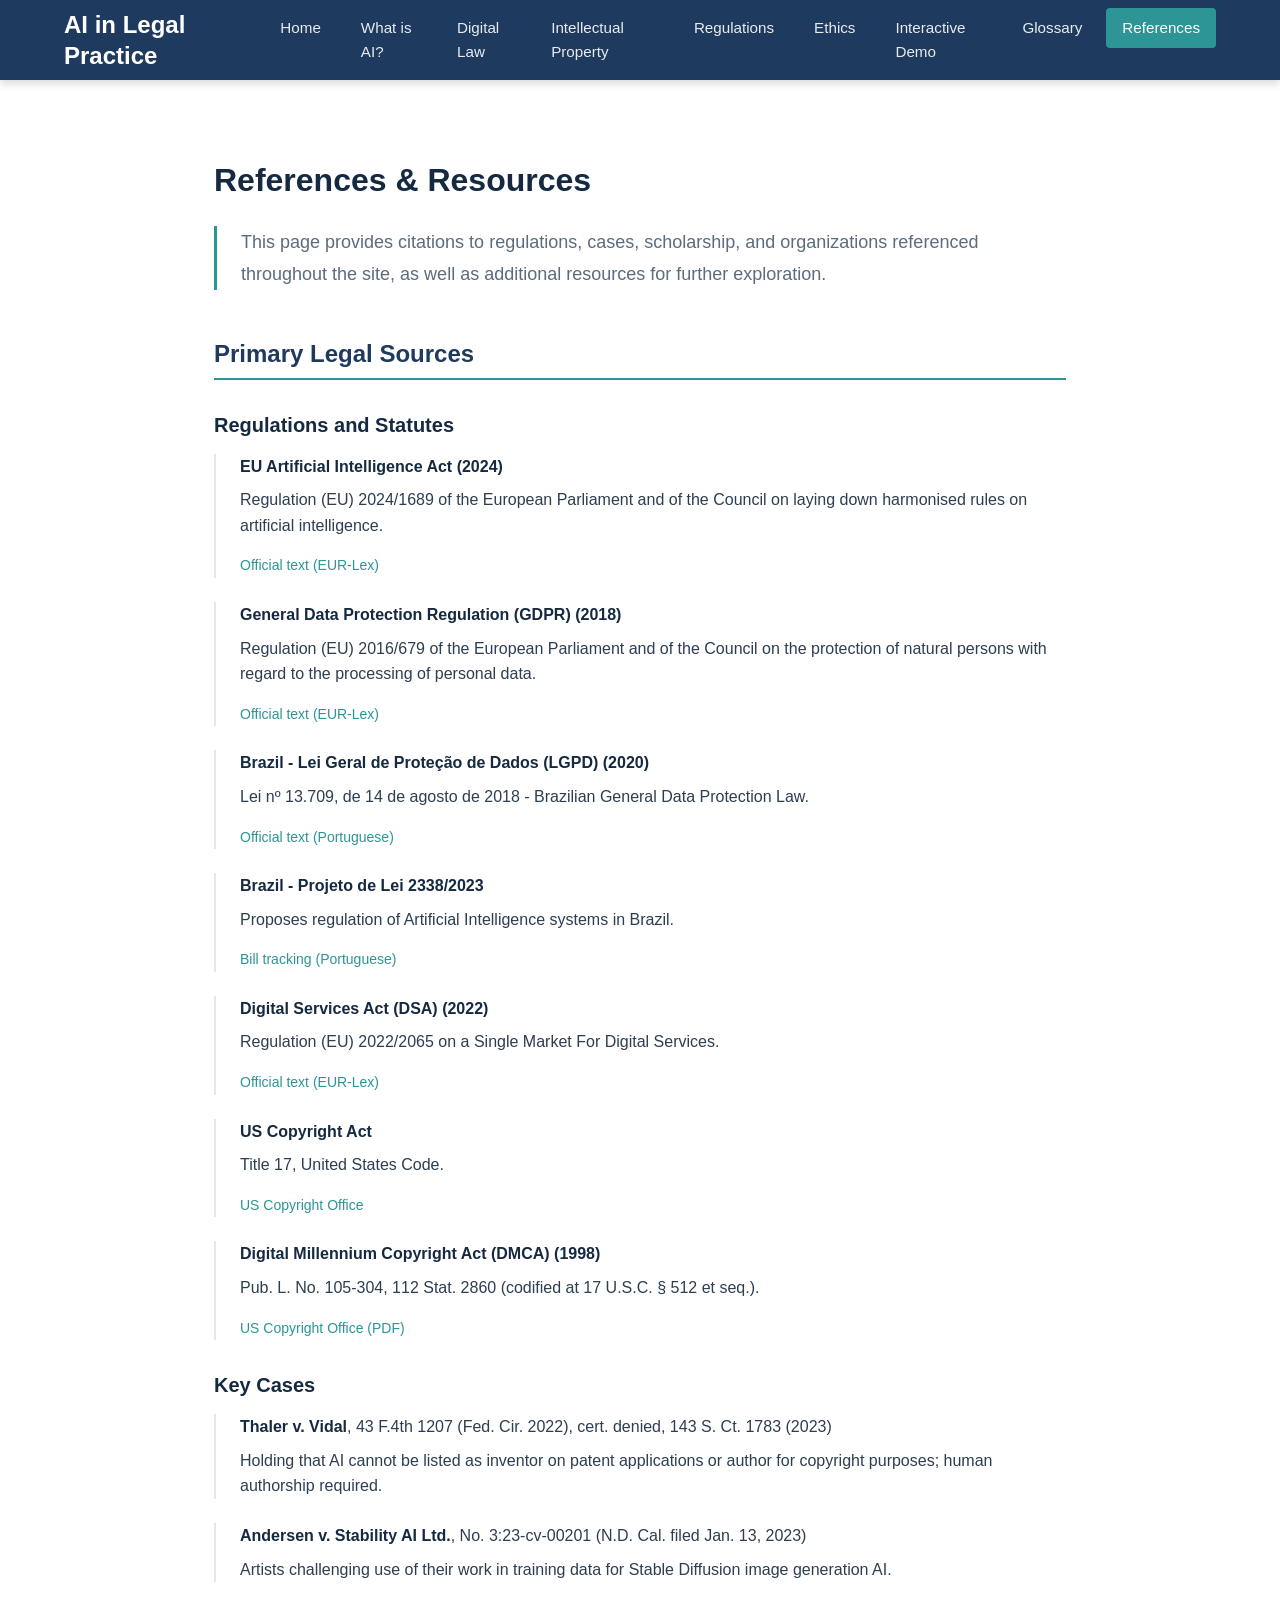
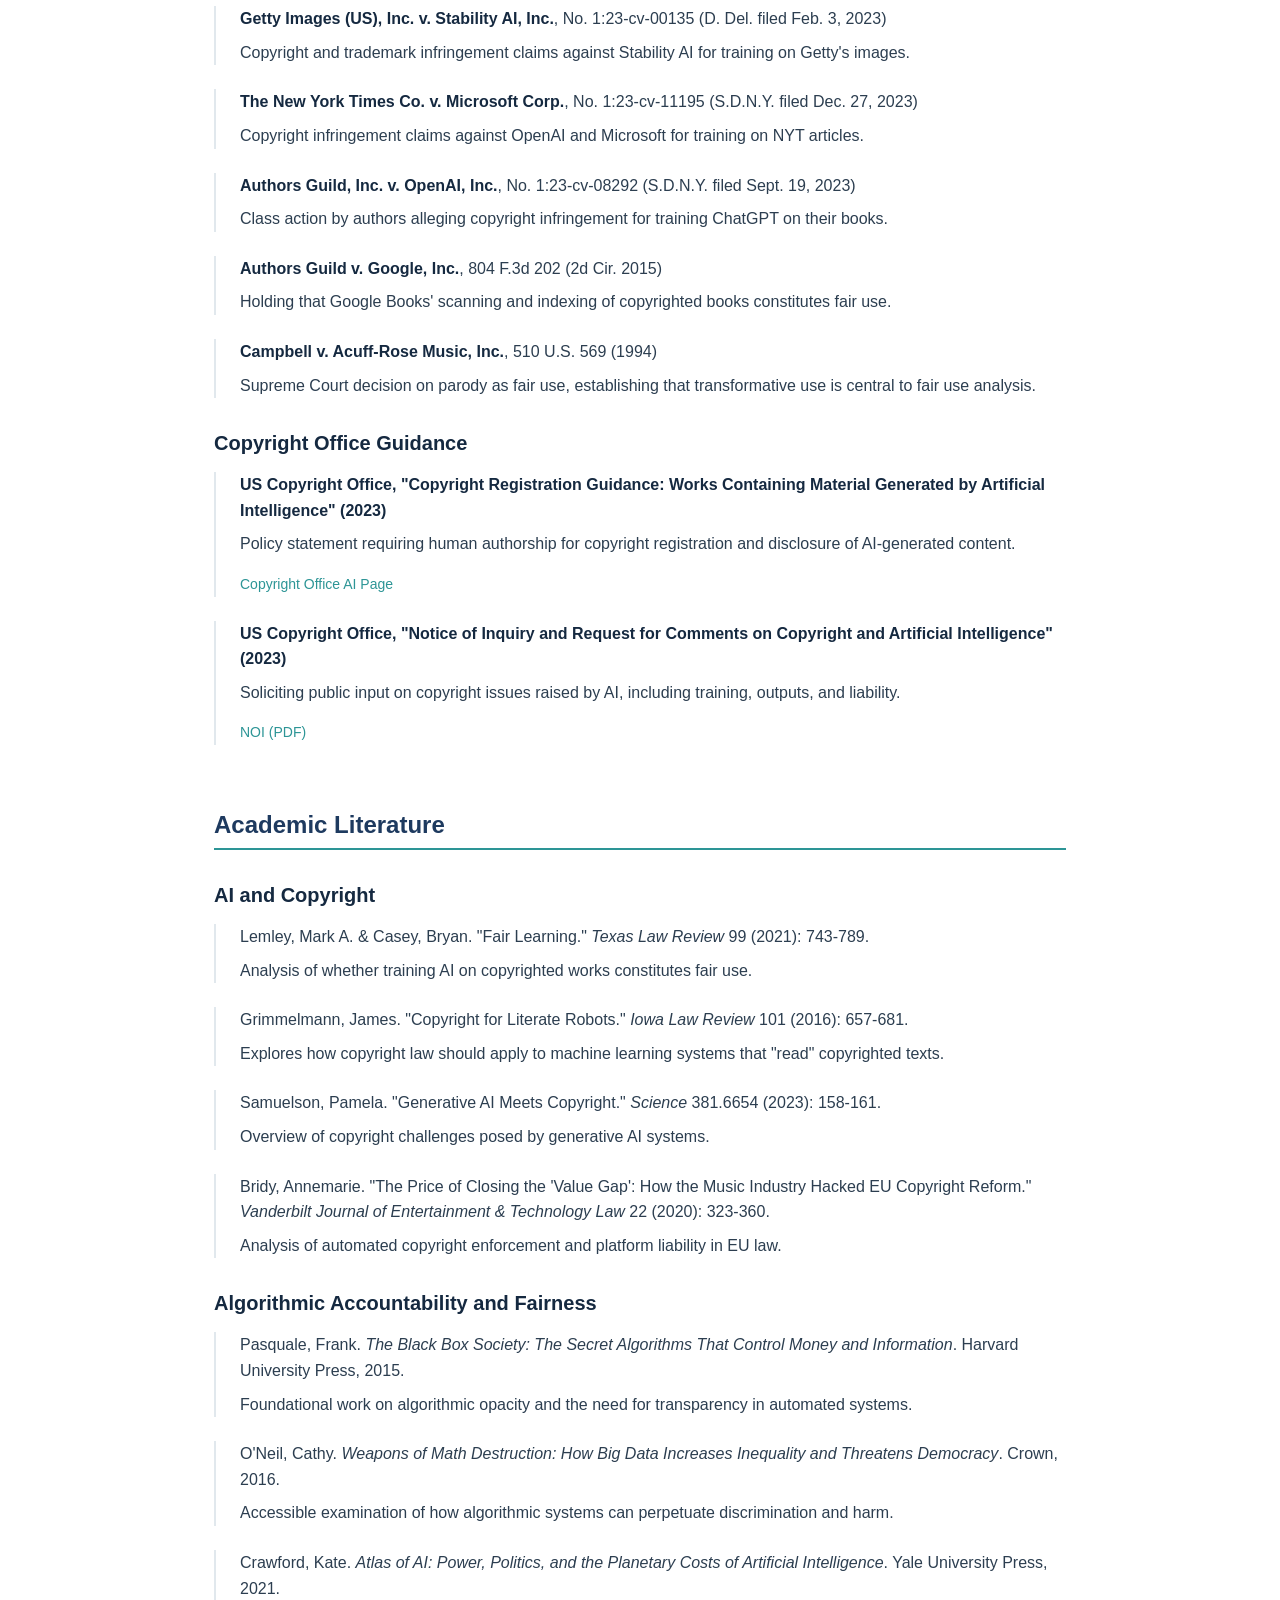
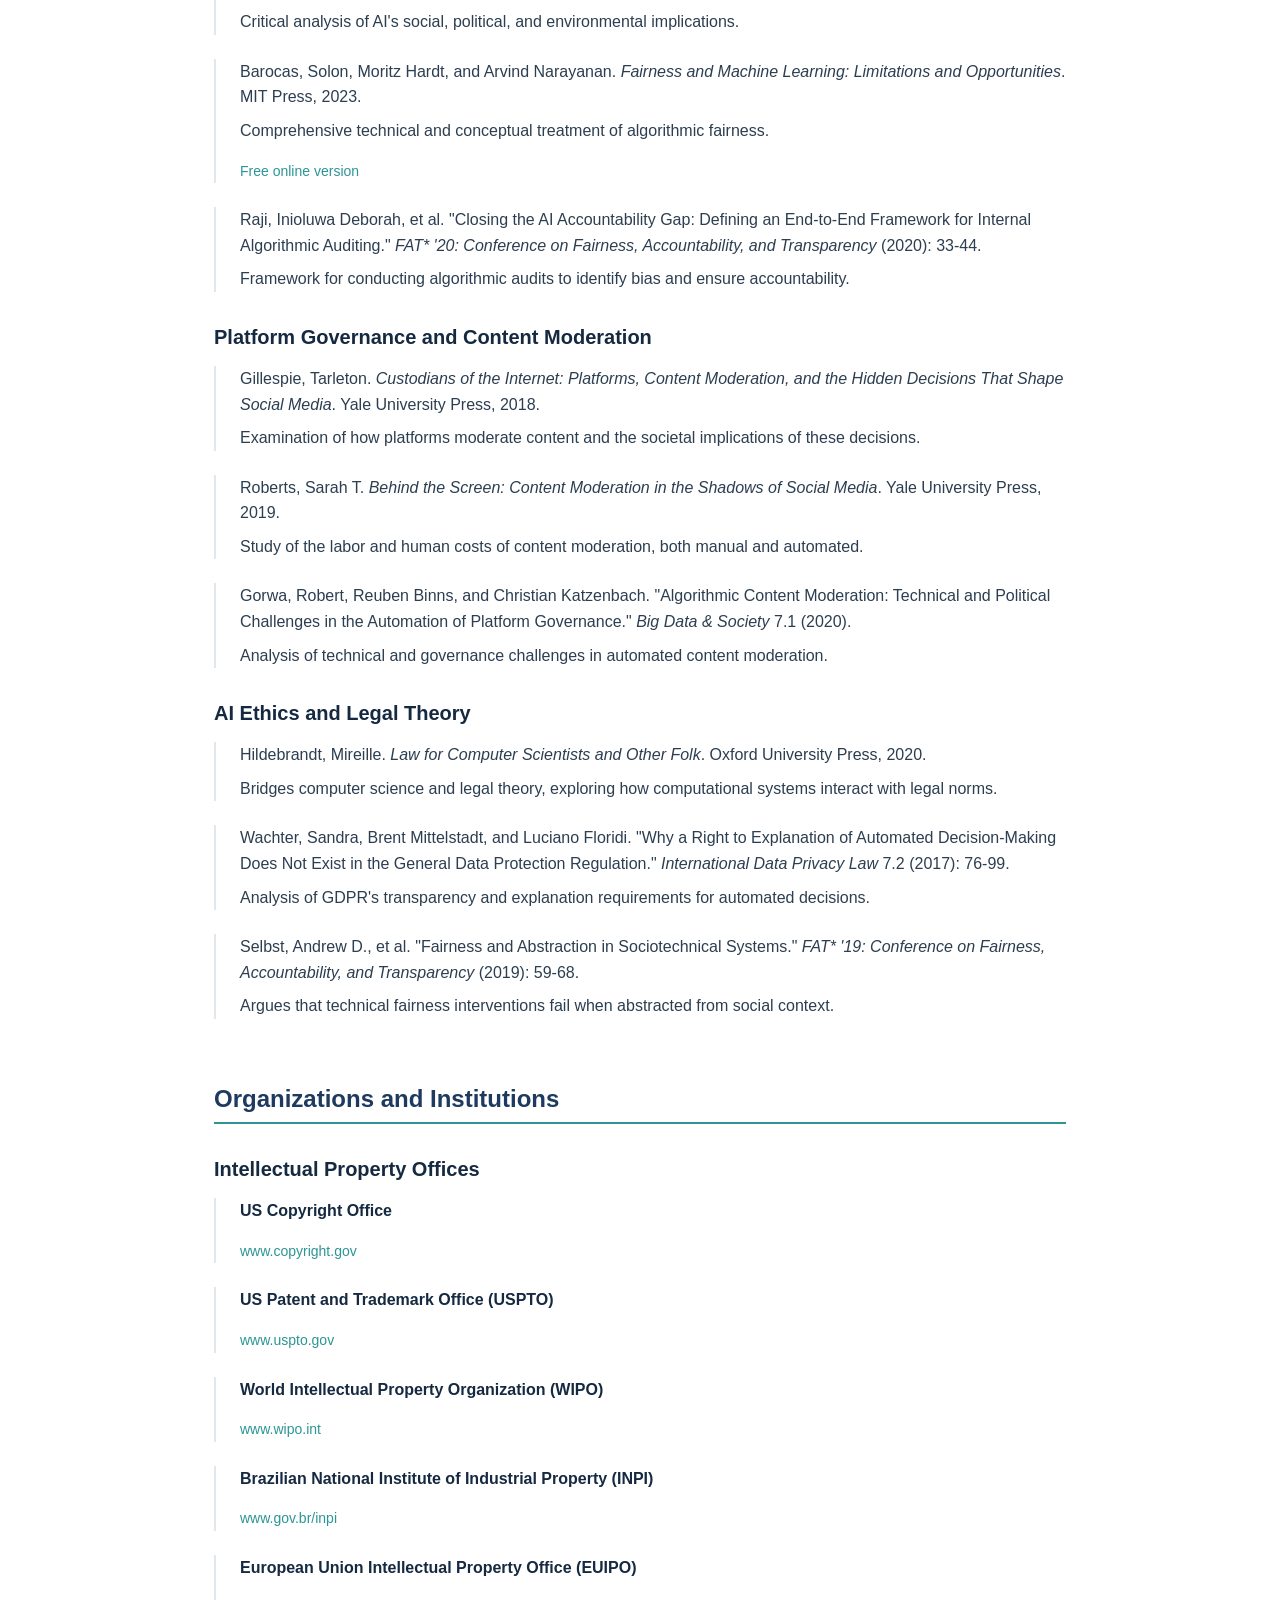
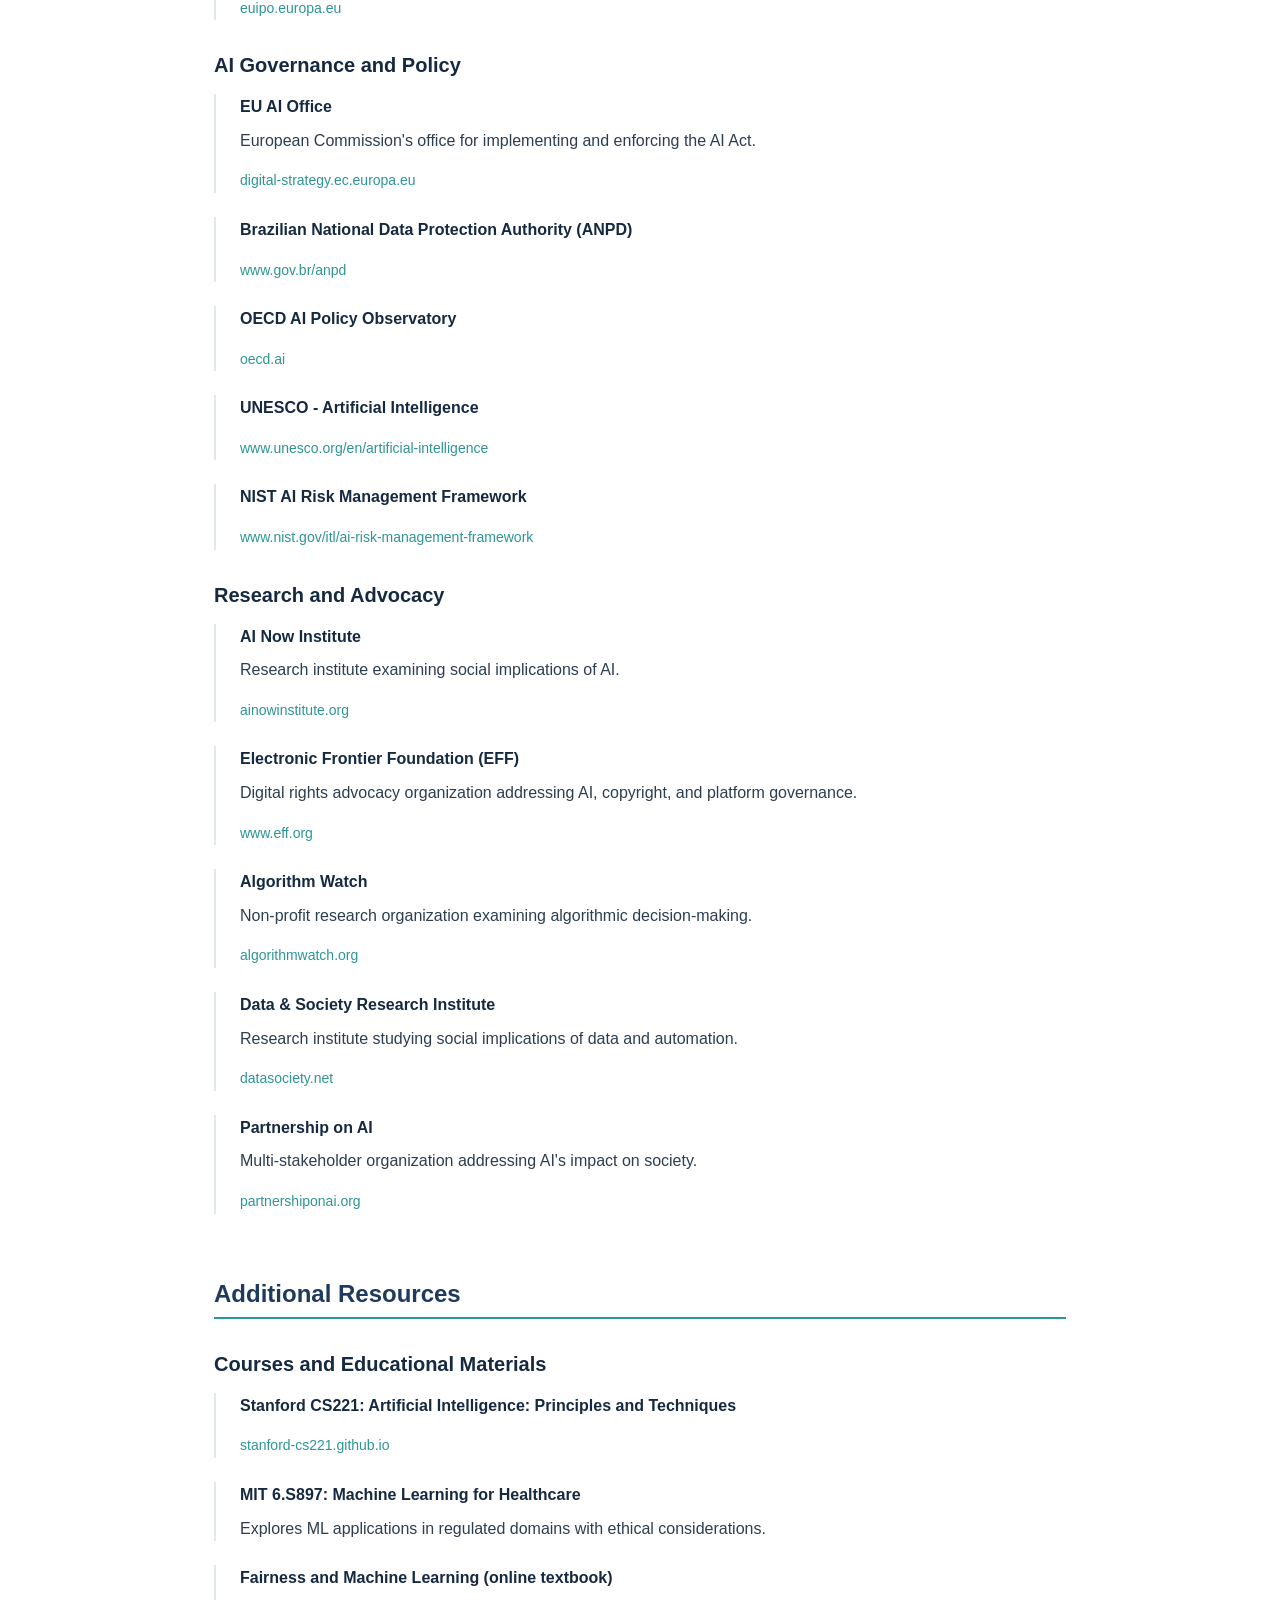
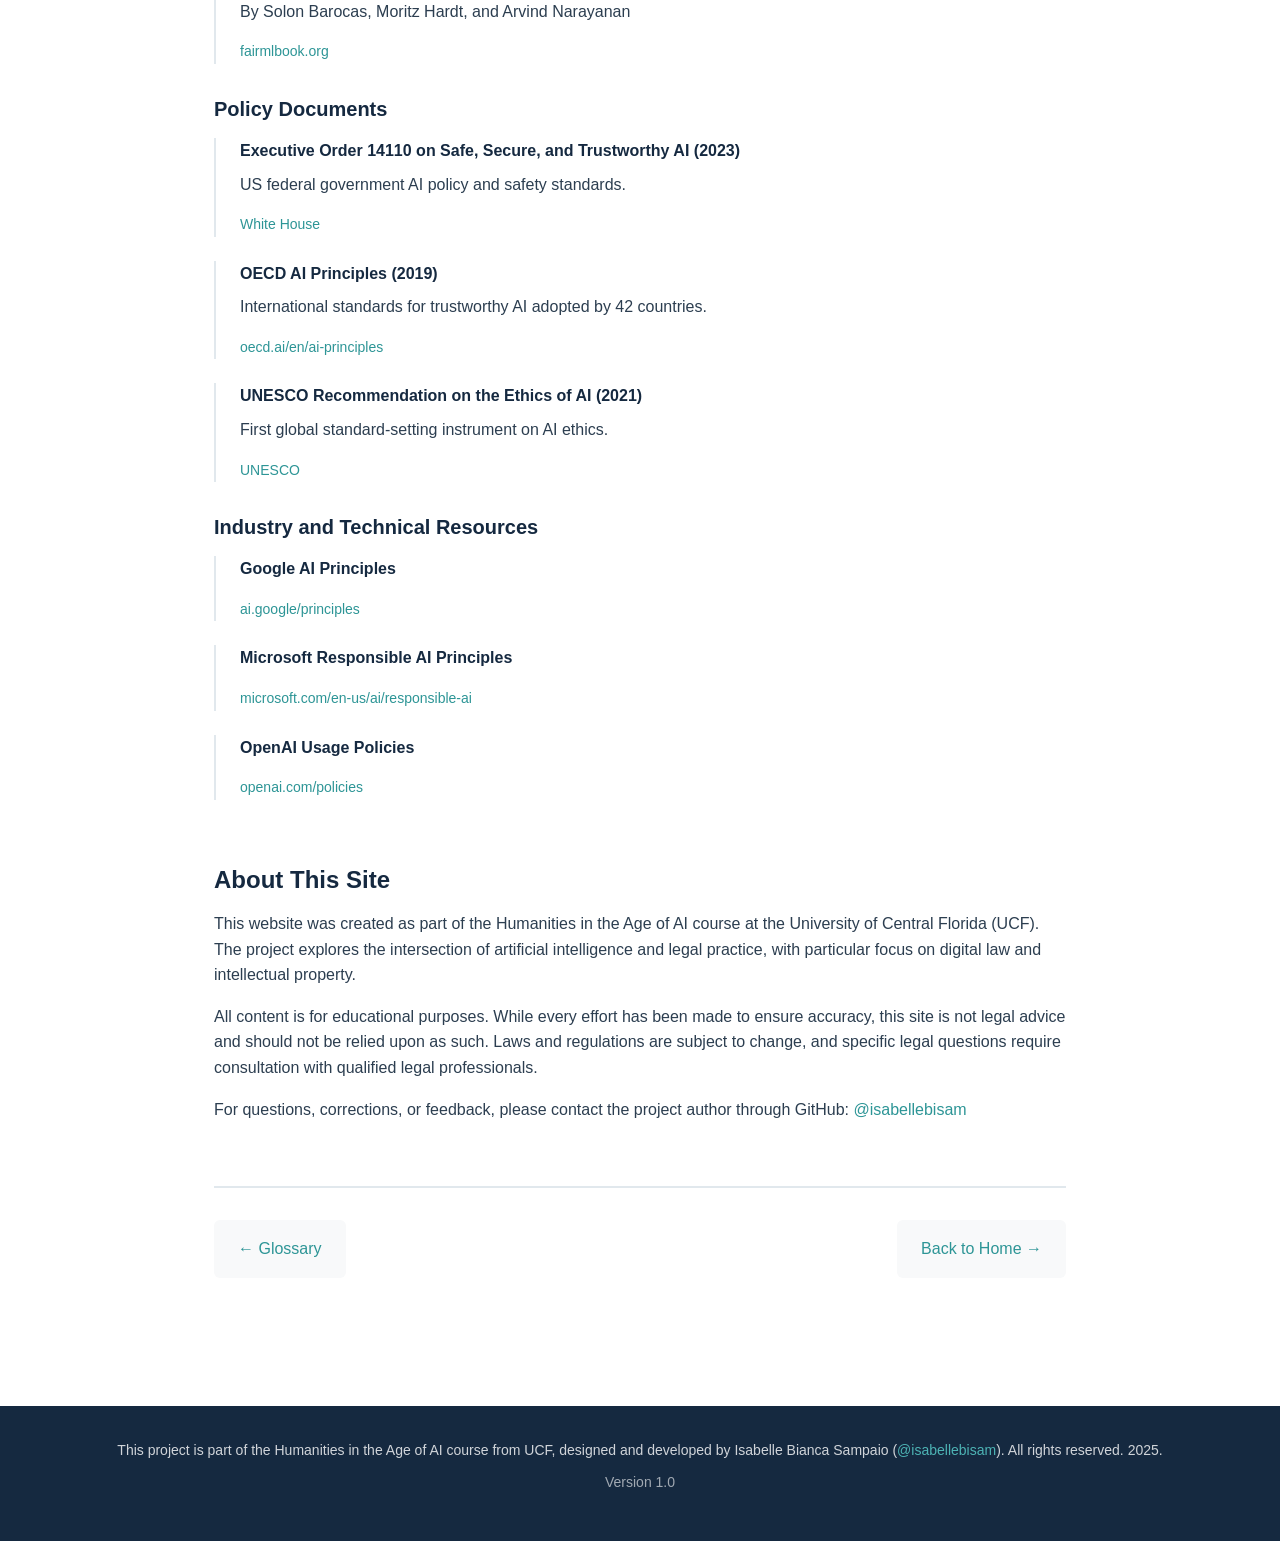
<file: references.html>
<!DOCTYPE html>
<html lang="en">
<head>
    <meta charset="UTF-8">
    <meta name="viewport" content="width=device-width, initial-scale=1.0">
    <meta name="description" content="References and resources for AI in legal practice">
    <title>References & Resources | AI in Legal Practice</title>
    <link rel="stylesheet" href="css/main.css">
    <link rel="stylesheet" href="css/pages.css">
</head>
<body>
    <header class="site-header">
        <div class="container">
            <div class="header-content">
                <h1 class="site-title">AI in Legal Practice</h1>
                <button class="mobile-menu-toggle" aria-label="Toggle navigation menu">
                    <span class="hamburger"></span>
                </button>
                <nav class="main-nav">
                    <ul class="nav-list">
                        <li><a href="index.html">Home</a></li>
                        <li><a href="what-is-ai.html">What is AI?</a></li>
                        <li><a href="digital-law.html">Digital Law</a></li>
                        <li><a href="intellectual-property.html">Intellectual Property</a></li>
                        <li><a href="regulations.html">Regulations</a></li>
                        <li><a href="ethics.html">Ethics</a></li>
                        <li><a href="demo.html">Interactive Demo</a></li>
                        <li><a href="glossary.html">Glossary</a></li>
                        <li><a href="references.html" class="active">References</a></li>
                    </ul>
                </nav>
            </div>
        </div>
    </header>

    <main class="main-content">
        <article class="page-article">
            <div class="container">
                <h2>References & Resources</h2>

                <section class="content-section">
                    <p class="intro">This page provides citations to regulations, cases, scholarship, and organizations referenced throughout the site, as well as additional resources for further exploration.</p>
                </section>

                <section class="references-section">
                    <h3>Primary Legal Sources</h3>

                    <h4>Regulations and Statutes</h4>
                    <div class="reference-list">
                        <div class="reference-item">
                            <p><strong>EU Artificial Intelligence Act (2024)</strong></p>
                            <p>Regulation (EU) 2024/1689 of the European Parliament and of the Council on laying down harmonised rules on artificial intelligence.</p>
                            <p><a href="https://eur-lex.europa.eu/legal-content/EN/TXT/?uri=CELEX:32024R1689" target="_blank" rel="noopener">Official text (EUR-Lex)</a></p>
                        </div>

                        <div class="reference-item">
                            <p><strong>General Data Protection Regulation (GDPR) (2018)</strong></p>
                            <p>Regulation (EU) 2016/679 of the European Parliament and of the Council on the protection of natural persons with regard to the processing of personal data.</p>
                            <p><a href="https://eur-lex.europa.eu/eli/reg/2016/679/oj" target="_blank" rel="noopener">Official text (EUR-Lex)</a></p>
                        </div>

                        <div class="reference-item">
                            <p><strong>Brazil - Lei Geral de Proteção de Dados (LGPD) (2020)</strong></p>
                            <p>Lei nº 13.709, de 14 de agosto de 2018 - Brazilian General Data Protection Law.</p>
                            <p><a href="https://www.planalto.gov.br/ccivil_03/_ato2015-2018/2018/lei/l13709.htm" target="_blank" rel="noopener">Official text (Portuguese)</a></p>
                        </div>

                        <div class="reference-item">
                            <p><strong>Brazil - Projeto de Lei 2338/2023</strong></p>
                            <p>Proposes regulation of Artificial Intelligence systems in Brazil.</p>
                            <p><a href="https://www25.senado.leg.br/web/atividade/materias/-/materia/157233" target="_blank" rel="noopener">Bill tracking (Portuguese)</a></p>
                        </div>

                        <div class="reference-item">
                            <p><strong>Digital Services Act (DSA) (2022)</strong></p>
                            <p>Regulation (EU) 2022/2065 on a Single Market For Digital Services.</p>
                            <p><a href="https://eur-lex.europa.eu/legal-content/EN/TXT/?uri=CELEX:32022R2065" target="_blank" rel="noopener">Official text (EUR-Lex)</a></p>
                        </div>

                        <div class="reference-item">
                            <p><strong>US Copyright Act</strong></p>
                            <p>Title 17, United States Code.</p>
                            <p><a href="https://www.copyright.gov/title17/" target="_blank" rel="noopener">US Copyright Office</a></p>
                        </div>

                        <div class="reference-item">
                            <p><strong>Digital Millennium Copyright Act (DMCA) (1998)</strong></p>
                            <p>Pub. L. No. 105-304, 112 Stat. 2860 (codified at 17 U.S.C. § 512 et seq.).</p>
                            <p><a href="https://www.copyright.gov/legislation/dmca.pdf" target="_blank" rel="noopener">US Copyright Office (PDF)</a></p>
                        </div>
                    </div>

                    <h4>Key Cases</h4>
                    <div class="reference-list">
                        <div class="reference-item">
                            <p><strong>Thaler v. Vidal</strong>, 43 F.4th 1207 (Fed. Cir. 2022), cert. denied, 143 S. Ct. 1783 (2023)</p>
                            <p>Holding that AI cannot be listed as inventor on patent applications or author for copyright purposes; human authorship required.</p>
                        </div>

                        <div class="reference-item">
                            <p><strong>Andersen v. Stability AI Ltd.</strong>, No. 3:23-cv-00201 (N.D. Cal. filed Jan. 13, 2023)</p>
                            <p>Artists challenging use of their work in training data for Stable Diffusion image generation AI.</p>
                        </div>

                        <div class="reference-item">
                            <p><strong>Getty Images (US), Inc. v. Stability AI, Inc.</strong>, No. 1:23-cv-00135 (D. Del. filed Feb. 3, 2023)</p>
                            <p>Copyright and trademark infringement claims against Stability AI for training on Getty's images.</p>
                        </div>

                        <div class="reference-item">
                            <p><strong>The New York Times Co. v. Microsoft Corp.</strong>, No. 1:23-cv-11195 (S.D.N.Y. filed Dec. 27, 2023)</p>
                            <p>Copyright infringement claims against OpenAI and Microsoft for training on NYT articles.</p>
                        </div>

                        <div class="reference-item">
                            <p><strong>Authors Guild, Inc. v. OpenAI, Inc.</strong>, No. 1:23-cv-08292 (S.D.N.Y. filed Sept. 19, 2023)</p>
                            <p>Class action by authors alleging copyright infringement for training ChatGPT on their books.</p>
                        </div>

                        <div class="reference-item">
                            <p><strong>Authors Guild v. Google, Inc.</strong>, 804 F.3d 202 (2d Cir. 2015)</p>
                            <p>Holding that Google Books' scanning and indexing of copyrighted books constitutes fair use.</p>
                        </div>

                        <div class="reference-item">
                            <p><strong>Campbell v. Acuff-Rose Music, Inc.</strong>, 510 U.S. 569 (1994)</p>
                            <p>Supreme Court decision on parody as fair use, establishing that transformative use is central to fair use analysis.</p>
                        </div>
                    </div>

                    <h4>Copyright Office Guidance</h4>
                    <div class="reference-list">
                        <div class="reference-item">
                            <p><strong>US Copyright Office, "Copyright Registration Guidance: Works Containing Material Generated by Artificial Intelligence" (2023)</strong></p>
                            <p>Policy statement requiring human authorship for copyright registration and disclosure of AI-generated content.</p>
                            <p><a href="https://www.copyright.gov/ai/" target="_blank" rel="noopener">Copyright Office AI Page</a></p>
                        </div>

                        <div class="reference-item">
                            <p><strong>US Copyright Office, "Notice of Inquiry and Request for Comments on Copyright and Artificial Intelligence" (2023)</strong></p>
                            <p>Soliciting public input on copyright issues raised by AI, including training, outputs, and liability.</p>
                            <p><a href="https://www.copyright.gov/ai/ai_noi_2023.pdf" target="_blank" rel="noopener">NOI (PDF)</a></p>
                        </div>
                    </div>
                </section>

                <section class="references-section">
                    <h3>Academic Literature</h3>

                    <h4>AI and Copyright</h4>
                    <div class="reference-list">
                        <div class="reference-item">
                            <p>Lemley, Mark A. & Casey, Bryan. "Fair Learning." <em>Texas Law Review</em> 99 (2021): 743-789.</p>
                            <p>Analysis of whether training AI on copyrighted works constitutes fair use.</p>
                        </div>

                        <div class="reference-item">
                            <p>Grimmelmann, James. "Copyright for Literate Robots." <em>Iowa Law Review</em> 101 (2016): 657-681.</p>
                            <p>Explores how copyright law should apply to machine learning systems that "read" copyrighted texts.</p>
                        </div>

                        <div class="reference-item">
                            <p>Samuelson, Pamela. "Generative AI Meets Copyright." <em>Science</em> 381.6654 (2023): 158-161.</p>
                            <p>Overview of copyright challenges posed by generative AI systems.</p>
                        </div>

                        <div class="reference-item">
                            <p>Bridy, Annemarie. "The Price of Closing the 'Value Gap': How the Music Industry Hacked EU Copyright Reform." <em>Vanderbilt Journal of Entertainment & Technology Law</em> 22 (2020): 323-360.</p>
                            <p>Analysis of automated copyright enforcement and platform liability in EU law.</p>
                        </div>
                    </div>

                    <h4>Algorithmic Accountability and Fairness</h4>
                    <div class="reference-list">
                        <div class="reference-item">
                            <p>Pasquale, Frank. <em>The Black Box Society: The Secret Algorithms That Control Money and Information</em>. Harvard University Press, 2015.</p>
                            <p>Foundational work on algorithmic opacity and the need for transparency in automated systems.</p>
                        </div>

                        <div class="reference-item">
                            <p>O'Neil, Cathy. <em>Weapons of Math Destruction: How Big Data Increases Inequality and Threatens Democracy</em>. Crown, 2016.</p>
                            <p>Accessible examination of how algorithmic systems can perpetuate discrimination and harm.</p>
                        </div>

                        <div class="reference-item">
                            <p>Crawford, Kate. <em>Atlas of AI: Power, Politics, and the Planetary Costs of Artificial Intelligence</em>. Yale University Press, 2021.</p>
                            <p>Critical analysis of AI's social, political, and environmental implications.</p>
                        </div>

                        <div class="reference-item">
                            <p>Barocas, Solon, Moritz Hardt, and Arvind Narayanan. <em>Fairness and Machine Learning: Limitations and Opportunities</em>. MIT Press, 2023.</p>
                            <p>Comprehensive technical and conceptual treatment of algorithmic fairness.</p>
                            <p><a href="https://fairmlbook.org/" target="_blank" rel="noopener">Free online version</a></p>
                        </div>

                        <div class="reference-item">
                            <p>Raji, Inioluwa Deborah, et al. "Closing the AI Accountability Gap: Defining an End-to-End Framework for Internal Algorithmic Auditing." <em>FAT* '20: Conference on Fairness, Accountability, and Transparency</em> (2020): 33-44.</p>
                            <p>Framework for conducting algorithmic audits to identify bias and ensure accountability.</p>
                        </div>
                    </div>

                    <h4>Platform Governance and Content Moderation</h4>
                    <div class="reference-list">
                        <div class="reference-item">
                            <p>Gillespie, Tarleton. <em>Custodians of the Internet: Platforms, Content Moderation, and the Hidden Decisions That Shape Social Media</em>. Yale University Press, 2018.</p>
                            <p>Examination of how platforms moderate content and the societal implications of these decisions.</p>
                        </div>

                        <div class="reference-item">
                            <p>Roberts, Sarah T. <em>Behind the Screen: Content Moderation in the Shadows of Social Media</em>. Yale University Press, 2019.</p>
                            <p>Study of the labor and human costs of content moderation, both manual and automated.</p>
                        </div>

                        <div class="reference-item">
                            <p>Gorwa, Robert, Reuben Binns, and Christian Katzenbach. "Algorithmic Content Moderation: Technical and Political Challenges in the Automation of Platform Governance." <em>Big Data & Society</em> 7.1 (2020).</p>
                            <p>Analysis of technical and governance challenges in automated content moderation.</p>
                        </div>
                    </div>

                    <h4>AI Ethics and Legal Theory</h4>
                    <div class="reference-list">
                        <div class="reference-item">
                            <p>Hildebrandt, Mireille. <em>Law for Computer Scientists and Other Folk</em>. Oxford University Press, 2020.</p>
                            <p>Bridges computer science and legal theory, exploring how computational systems interact with legal norms.</p>
                        </div>

                        <div class="reference-item">
                            <p>Wachter, Sandra, Brent Mittelstadt, and Luciano Floridi. "Why a Right to Explanation of Automated Decision-Making Does Not Exist in the General Data Protection Regulation." <em>International Data Privacy Law</em> 7.2 (2017): 76-99.</p>
                            <p>Analysis of GDPR's transparency and explanation requirements for automated decisions.</p>
                        </div>

                        <div class="reference-item">
                            <p>Selbst, Andrew D., et al. "Fairness and Abstraction in Sociotechnical Systems." <em>FAT* '19: Conference on Fairness, Accountability, and Transparency</em> (2019): 59-68.</p>
                            <p>Argues that technical fairness interventions fail when abstracted from social context.</p>
                        </div>
                    </div>
                </section>

                <section class="references-section">
                    <h3>Organizations and Institutions</h3>

                    <h4>Intellectual Property Offices</h4>
                    <div class="reference-list">
                        <div class="reference-item">
                            <p><strong>US Copyright Office</strong></p>
                            <p><a href="https://www.copyright.gov/" target="_blank" rel="noopener">www.copyright.gov</a></p>
                        </div>

                        <div class="reference-item">
                            <p><strong>US Patent and Trademark Office (USPTO)</strong></p>
                            <p><a href="https://www.uspto.gov/" target="_blank" rel="noopener">www.uspto.gov</a></p>
                        </div>

                        <div class="reference-item">
                            <p><strong>World Intellectual Property Organization (WIPO)</strong></p>
                            <p><a href="https://www.wipo.int/" target="_blank" rel="noopener">www.wipo.int</a></p>
                        </div>

                        <div class="reference-item">
                            <p><strong>Brazilian National Institute of Industrial Property (INPI)</strong></p>
                            <p><a href="https://www.gov.br/inpi/" target="_blank" rel="noopener">www.gov.br/inpi</a></p>
                        </div>

                        <div class="reference-item">
                            <p><strong>European Union Intellectual Property Office (EUIPO)</strong></p>
                            <p><a href="https://euipo.europa.eu/" target="_blank" rel="noopener">euipo.europa.eu</a></p>
                        </div>
                    </div>

                    <h4>AI Governance and Policy</h4>
                    <div class="reference-list">
                        <div class="reference-item">
                            <p><strong>EU AI Office</strong></p>
                            <p>European Commission's office for implementing and enforcing the AI Act.</p>
                            <p><a href="https://digital-strategy.ec.europa.eu/en/policies/ai-office" target="_blank" rel="noopener">digital-strategy.ec.europa.eu</a></p>
                        </div>

                        <div class="reference-item">
                            <p><strong>Brazilian National Data Protection Authority (ANPD)</strong></p>
                            <p><a href="https://www.gov.br/anpd/" target="_blank" rel="noopener">www.gov.br/anpd</a></p>
                        </div>

                        <div class="reference-item">
                            <p><strong>OECD AI Policy Observatory</strong></p>
                            <p><a href="https://oecd.ai/" target="_blank" rel="noopener">oecd.ai</a></p>
                        </div>

                        <div class="reference-item">
                            <p><strong>UNESCO - Artificial Intelligence</strong></p>
                            <p><a href="https://www.unesco.org/en/artificial-intelligence" target="_blank" rel="noopener">www.unesco.org/en/artificial-intelligence</a></p>
                        </div>

                        <div class="reference-item">
                            <p><strong>NIST AI Risk Management Framework</strong></p>
                            <p><a href="https://www.nist.gov/itl/ai-risk-management-framework" target="_blank" rel="noopener">www.nist.gov/itl/ai-risk-management-framework</a></p>
                        </div>
                    </div>

                    <h4>Research and Advocacy</h4>
                    <div class="reference-list">
                        <div class="reference-item">
                            <p><strong>AI Now Institute</strong></p>
                            <p>Research institute examining social implications of AI.</p>
                            <p><a href="https://ainowinstitute.org/" target="_blank" rel="noopener">ainowinstitute.org</a></p>
                        </div>

                        <div class="reference-item">
                            <p><strong>Electronic Frontier Foundation (EFF)</strong></p>
                            <p>Digital rights advocacy organization addressing AI, copyright, and platform governance.</p>
                            <p><a href="https://www.eff.org/" target="_blank" rel="noopener">www.eff.org</a></p>
                        </div>

                        <div class="reference-item">
                            <p><strong>Algorithm Watch</strong></p>
                            <p>Non-profit research organization examining algorithmic decision-making.</p>
                            <p><a href="https://algorithmwatch.org/" target="_blank" rel="noopener">algorithmwatch.org</a></p>
                        </div>

                        <div class="reference-item">
                            <p><strong>Data & Society Research Institute</strong></p>
                            <p>Research institute studying social implications of data and automation.</p>
                            <p><a href="https://datasociety.net/" target="_blank" rel="noopener">datasociety.net</a></p>
                        </div>

                        <div class="reference-item">
                            <p><strong>Partnership on AI</strong></p>
                            <p>Multi-stakeholder organization addressing AI's impact on society.</p>
                            <p><a href="https://partnershiponai.org/" target="_blank" rel="noopener">partnershiponai.org</a></p>
                        </div>
                    </div>
                </section>

                <section class="references-section">
                    <h3>Additional Resources</h3>

                    <h4>Courses and Educational Materials</h4>
                    <div class="reference-list">
                        <div class="reference-item">
                            <p><strong>Stanford CS221: Artificial Intelligence: Principles and Techniques</strong></p>
                            <p><a href="https://stanford-cs221.github.io/" target="_blank" rel="noopener">stanford-cs221.github.io</a></p>
                        </div>

                        <div class="reference-item">
                            <p><strong>MIT 6.S897: Machine Learning for Healthcare</strong></p>
                            <p>Explores ML applications in regulated domains with ethical considerations.</p>
                        </div>

                        <div class="reference-item">
                            <p><strong>Fairness and Machine Learning (online textbook)</strong></p>
                            <p>By Solon Barocas, Moritz Hardt, and Arvind Narayanan</p>
                            <p><a href="https://fairmlbook.org/" target="_blank" rel="noopener">fairmlbook.org</a></p>
                        </div>
                    </div>

                    <h4>Policy Documents</h4>
                    <div class="reference-list">
                        <div class="reference-item">
                            <p><strong>Executive Order 14110 on Safe, Secure, and Trustworthy AI (2023)</strong></p>
                            <p>US federal government AI policy and safety standards.</p>
                            <p><a href="https://www.whitehouse.gov/briefing-room/presidential-actions/2023/10/30/executive-order-on-the-safe-secure-and-trustworthy-development-and-use-of-artificial-intelligence/" target="_blank" rel="noopener">White House</a></p>
                        </div>

                        <div class="reference-item">
                            <p><strong>OECD AI Principles (2019)</strong></p>
                            <p>International standards for trustworthy AI adopted by 42 countries.</p>
                            <p><a href="https://oecd.ai/en/ai-principles" target="_blank" rel="noopener">oecd.ai/en/ai-principles</a></p>
                        </div>

                        <div class="reference-item">
                            <p><strong>UNESCO Recommendation on the Ethics of AI (2021)</strong></p>
                            <p>First global standard-setting instrument on AI ethics.</p>
                            <p><a href="https://www.unesco.org/en/artificial-intelligence/recommendation-ethics" target="_blank" rel="noopener">UNESCO</a></p>
                        </div>
                    </div>

                    <h4>Industry and Technical Resources</h4>
                    <div class="reference-list">
                        <div class="reference-item">
                            <p><strong>Google AI Principles</strong></p>
                            <p><a href="https://ai.google/principles/" target="_blank" rel="noopener">ai.google/principles</a></p>
                        </div>

                        <div class="reference-item">
                            <p><strong>Microsoft Responsible AI Principles</strong></p>
                            <p><a href="https://www.microsoft.com/en-us/ai/responsible-ai" target="_blank" rel="noopener">microsoft.com/en-us/ai/responsible-ai</a></p>
                        </div>

                        <div class="reference-item">
                            <p><strong>OpenAI Usage Policies</strong></p>
                            <p><a href="https://openai.com/policies" target="_blank" rel="noopener">openai.com/policies</a></p>
                        </div>
                    </div>
                </section>

                <section class="content-section">
                    <h3>About This Site</h3>
                    <p>This website was created as part of the Humanities in the Age of AI course at the University of Central Florida (UCF). The project explores the intersection of artificial intelligence and legal practice, with particular focus on digital law and intellectual property.</p>

                    <p>All content is for educational purposes. While every effort has been made to ensure accuracy, this site is not legal advice and should not be relied upon as such. Laws and regulations are subject to change, and specific legal questions require consultation with qualified legal professionals.</p>

                    <p>For questions, corrections, or feedback, please contact the project author through GitHub: <a href="https://github.com/isabellebisam" target="_blank" rel="noopener">@isabellebisam</a></p>
                </section>

                <div class="page-navigation">
                    <a href="glossary.html" class="prev-link">← Glossary</a>
                    <a href="index.html" class="next-link">Back to Home →</a>
                </div>
            </div>
        </article>
    </main>

    <footer class="site-footer">
        <div class="container">
            <p class="footer-text">This project is part of the Humanities in the Age of AI course from UCF, designed and developed by Isabelle Bianca Sampaio (<a href="https://github.com/isabellebisam" target="_blank" rel="noopener">@isabellebisam</a>). All rights reserved. 2025.</p>
            <p class="version">Version 1.0</p>
        </div>
    </footer>

    <script src="js/navigation.js"></script>
</body>
</html>
</file>
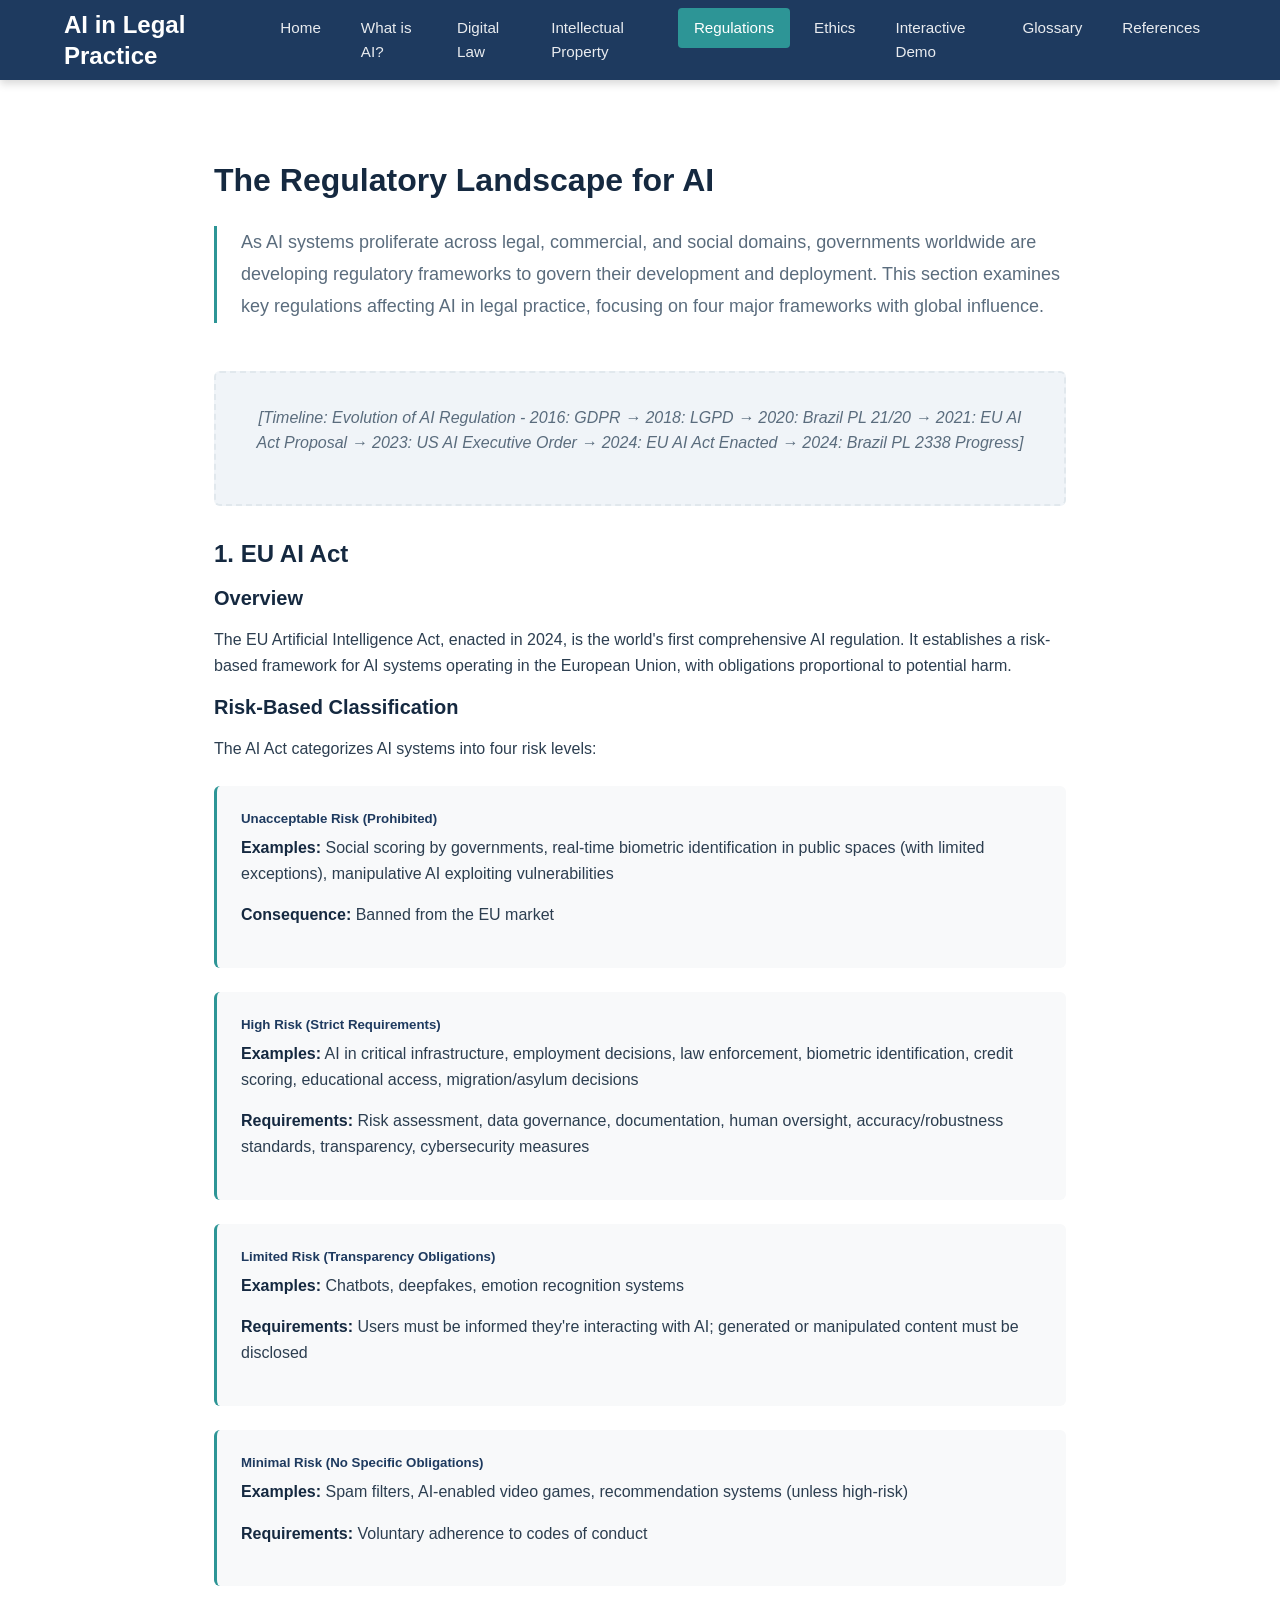
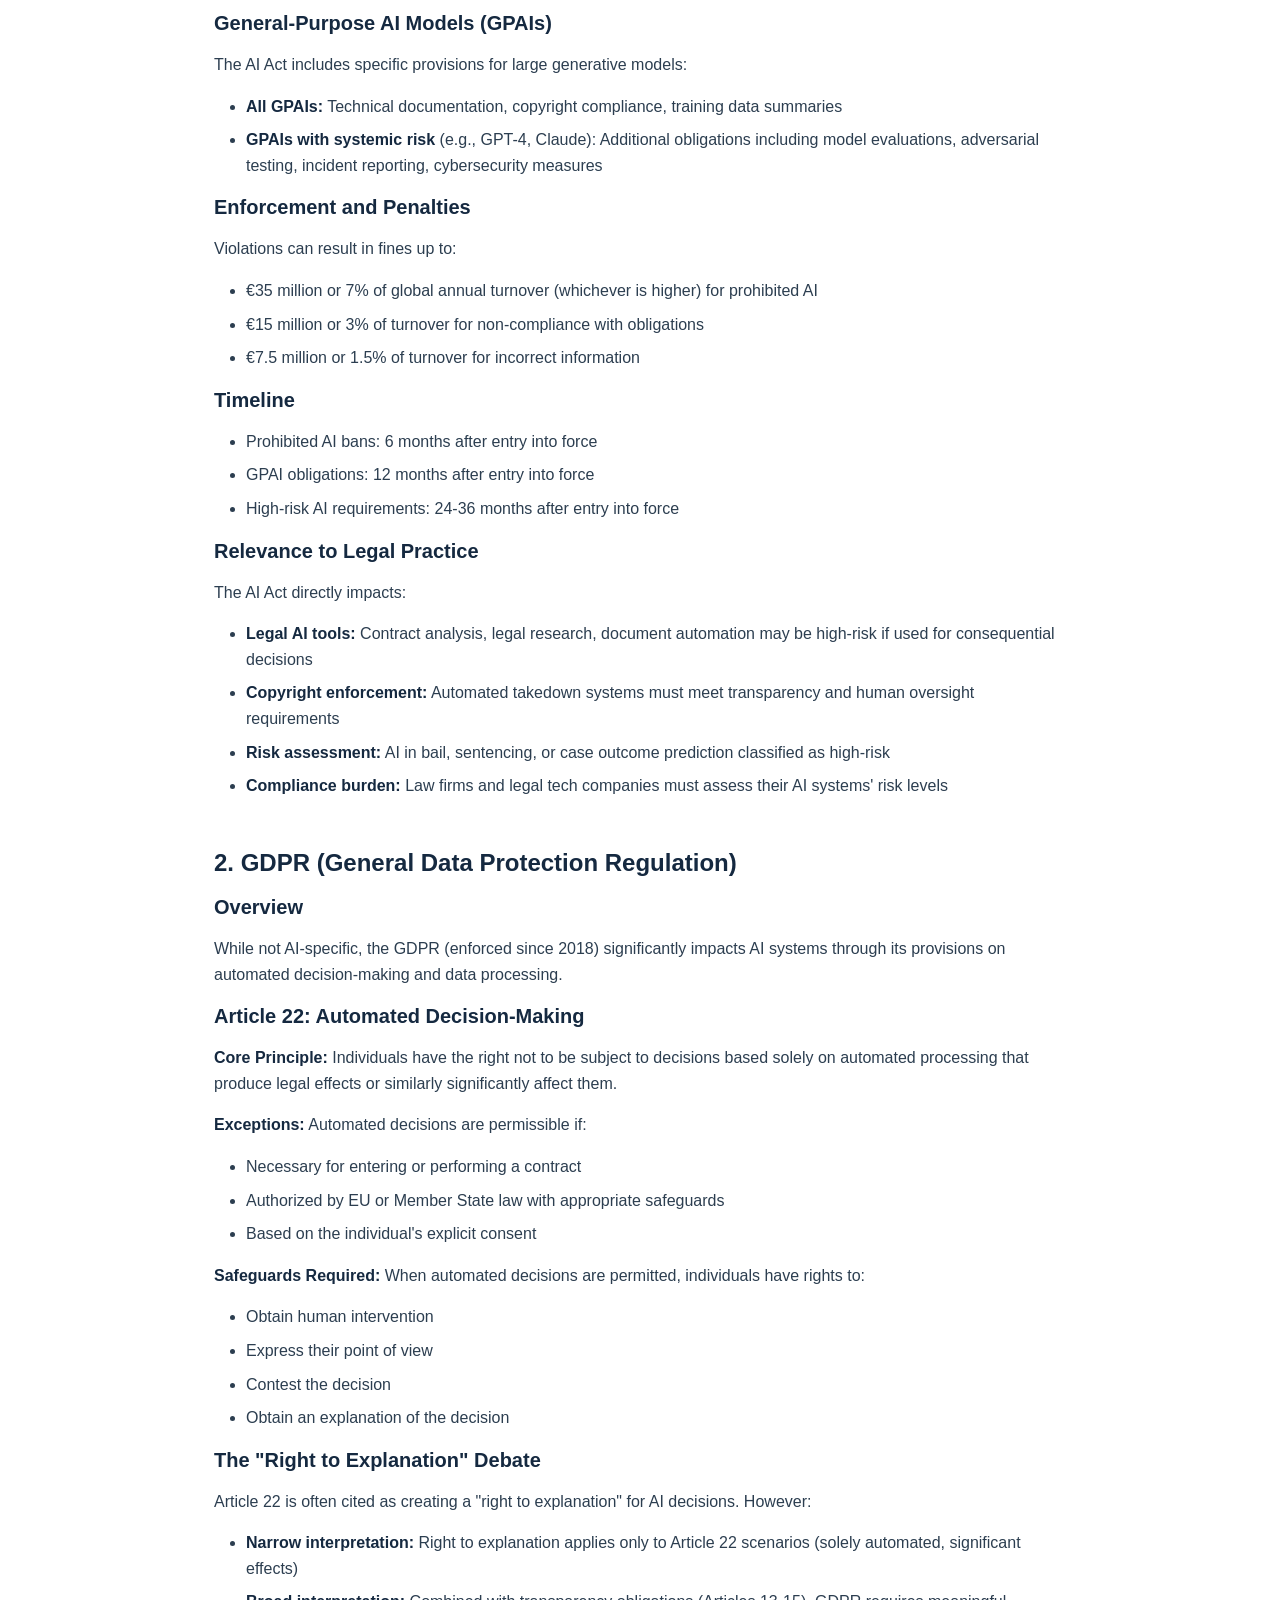
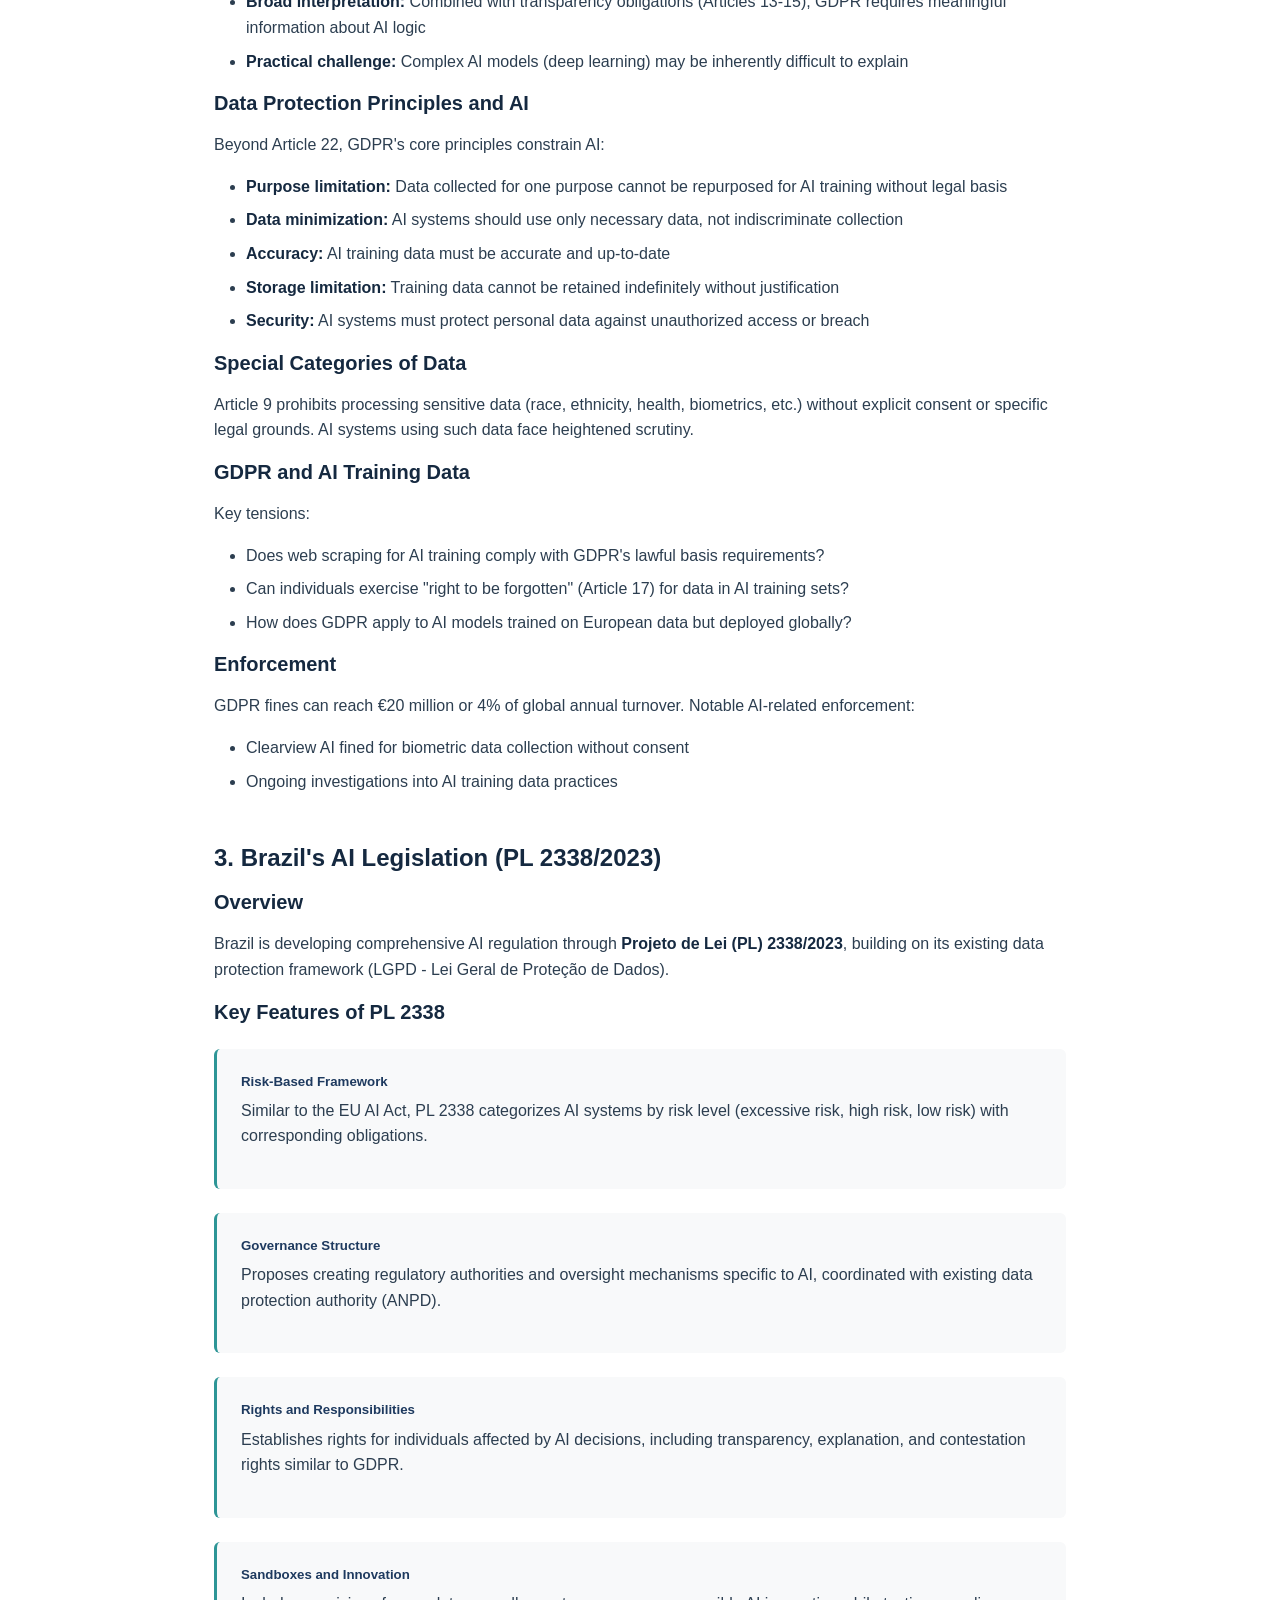
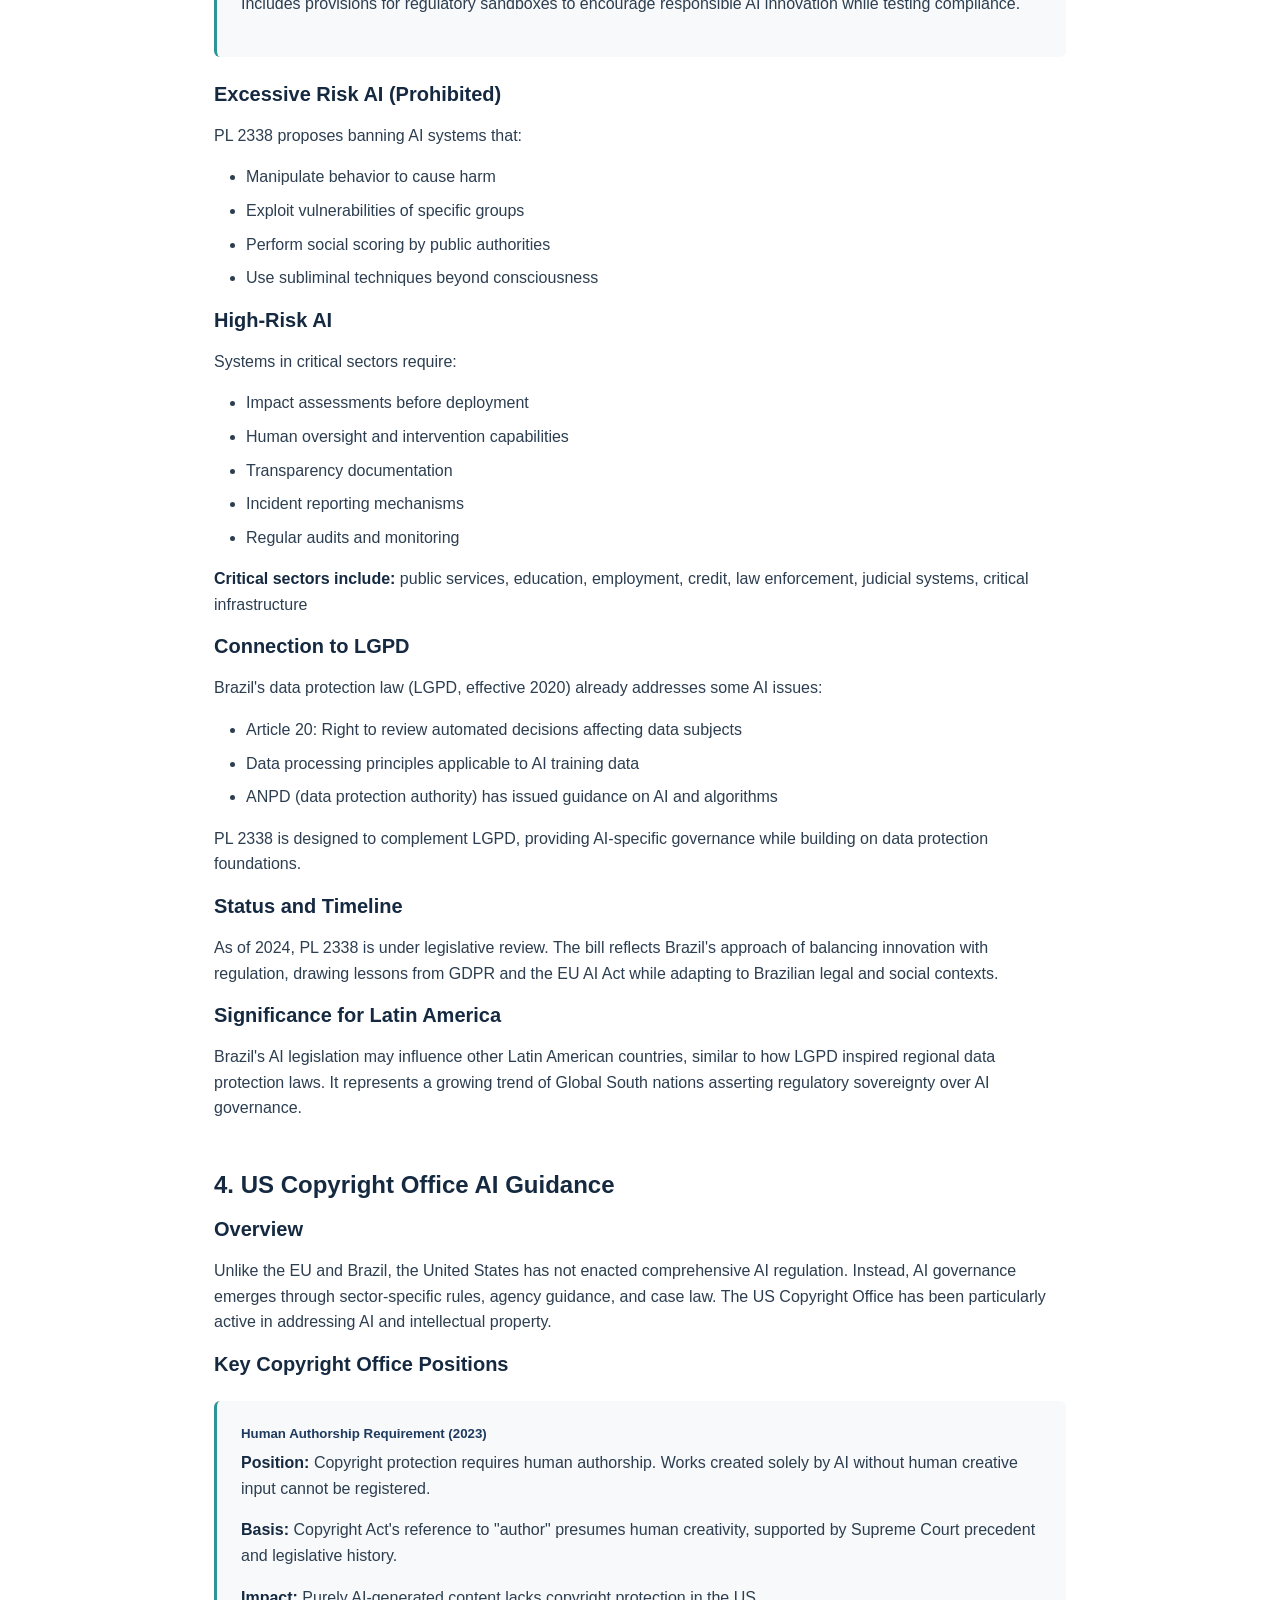
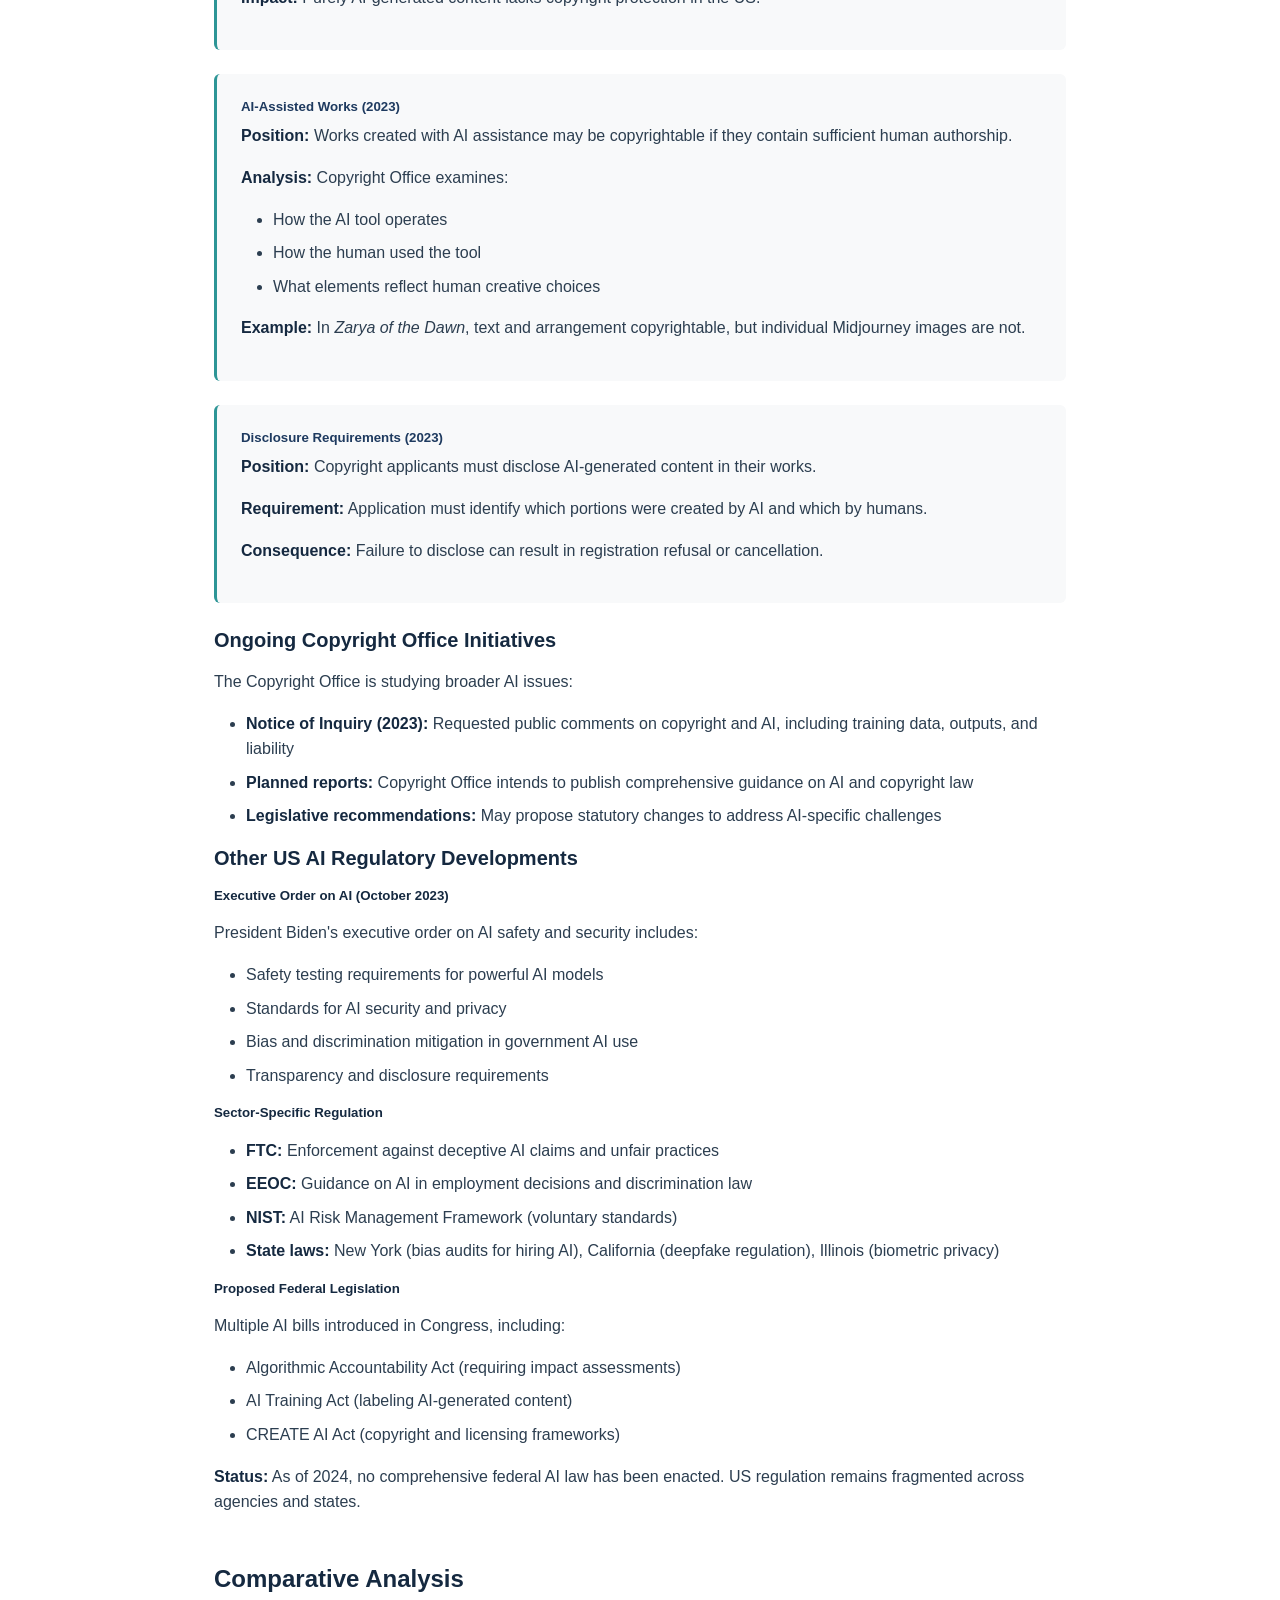
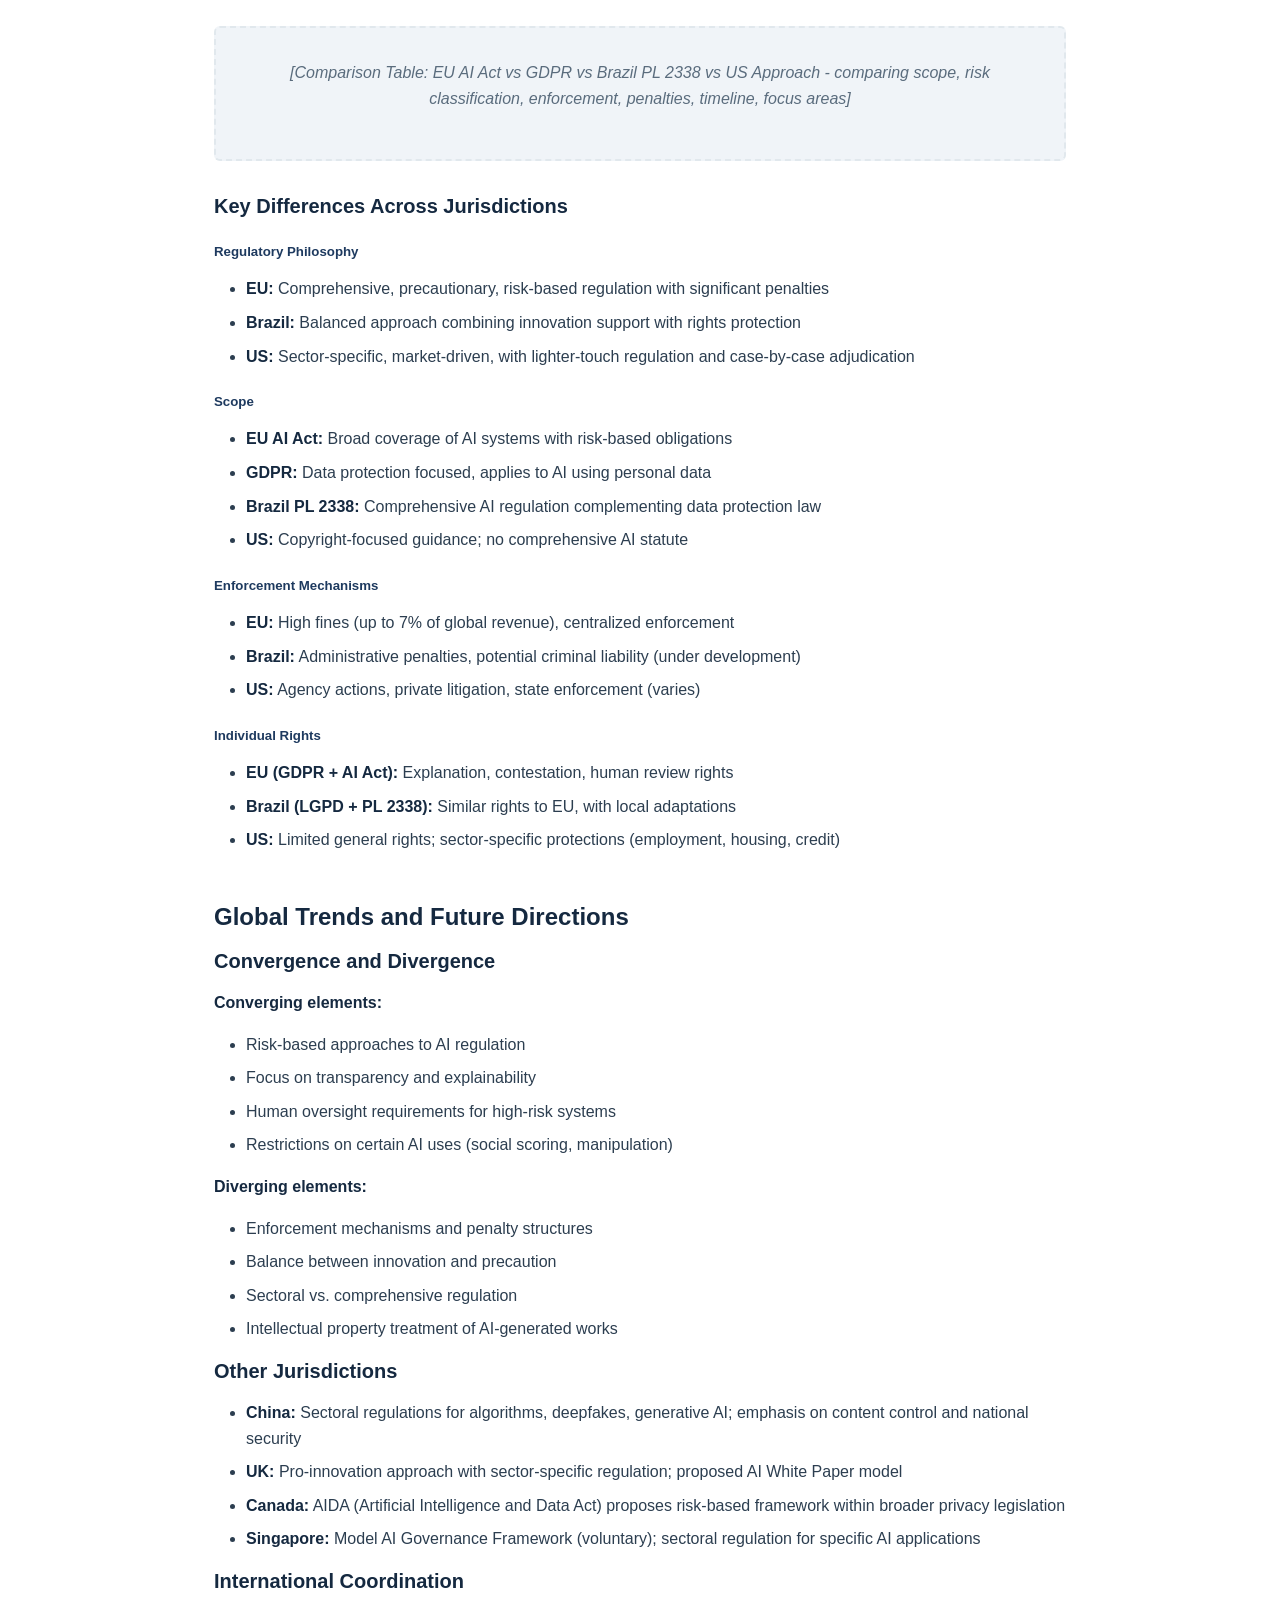
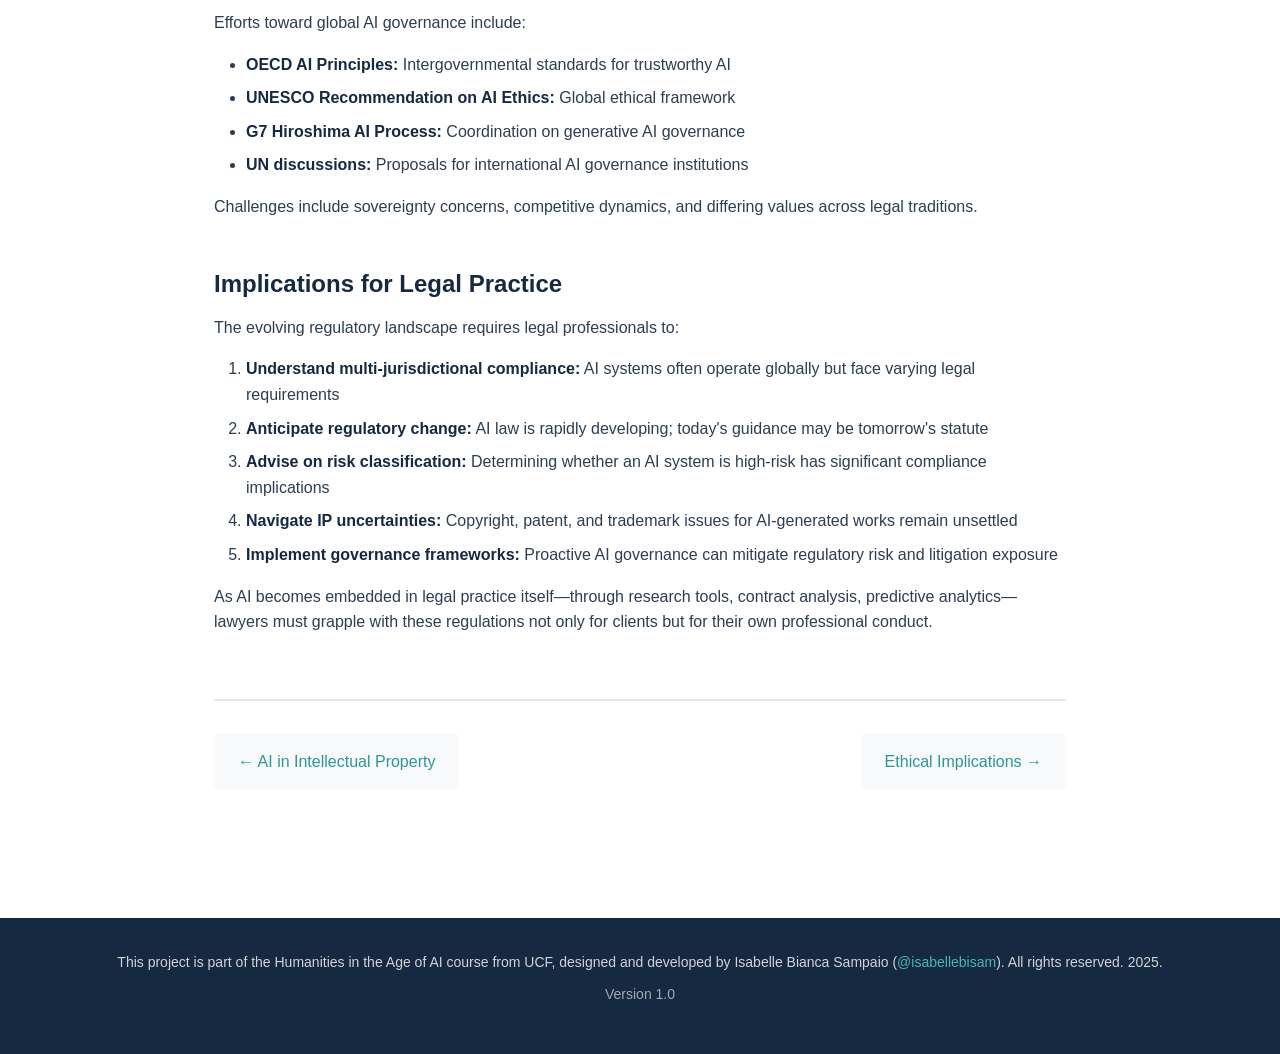
<file: regulations.html>
<!DOCTYPE html>
<html lang="en">
<head>
    <meta charset="UTF-8">
    <meta name="viewport" content="width=device-width, initial-scale=1.0">
    <meta name="description" content="AI regulations: EU AI Act, GDPR, Brazil PL 2338, US Copyright Office guidelines">
    <title>AI Regulations | AI in Legal Practice</title>
    <link rel="stylesheet" href="css/main.css">
    <link rel="stylesheet" href="css/pages.css">
</head>
<body>
    <header class="site-header">
        <div class="container">
            <div class="header-content">
                <h1 class="site-title">AI in Legal Practice</h1>
                <button class="mobile-menu-toggle" aria-label="Toggle navigation menu">
                    <span class="hamburger"></span>
                </button>
                <nav class="main-nav">
                    <ul class="nav-list">
                        <li><a href="index.html">Home</a></li>
                        <li><a href="what-is-ai.html">What is AI?</a></li>
                        <li><a href="digital-law.html">Digital Law</a></li>
                        <li><a href="intellectual-property.html">Intellectual Property</a></li>
                        <li><a href="regulations.html" class="active">Regulations</a></li>
                        <li><a href="ethics.html">Ethics</a></li>
                        <li><a href="demo.html">Interactive Demo</a></li>
                        <li><a href="glossary.html">Glossary</a></li>
                        <li><a href="references.html">References</a></li>
                    </ul>
                </nav>
            </div>
        </div>
    </header>

    <main class="main-content">
        <article class="page-article">
            <div class="container">
                <h2>The Regulatory Landscape for AI</h2>

                <section class="content-section">
                    <p class="intro">As AI systems proliferate across legal, commercial, and social domains, governments worldwide are developing regulatory frameworks to govern their development and deployment. This section examines key regulations affecting AI in legal practice, focusing on four major frameworks with global influence.</p>
                </section>

                <!-- Placeholder for regulatory timeline -->
                <div class="visual-placeholder">
                    <p><em>[Timeline: Evolution of AI Regulation - 2016: GDPR → 2018: LGPD → 2020: Brazil PL 21/20 → 2021: EU AI Act Proposal → 2023: US AI Executive Order → 2024: EU AI Act Enacted → 2024: Brazil PL 2338 Progress]</em></p>
                </div>

                <section class="content-section">
                    <h3>1. EU AI Act</h3>

                    <h4>Overview</h4>
                    <p>The EU Artificial Intelligence Act, enacted in 2024, is the world's first comprehensive AI regulation. It establishes a risk-based framework for AI systems operating in the European Union, with obligations proportional to potential harm.</p>

                    <h4>Risk-Based Classification</h4>

                    <p>The AI Act categorizes AI systems into four risk levels:</p>

                    <div class="info-box">
                        <h5>Unacceptable Risk (Prohibited)</h5>
                        <p><strong>Examples:</strong> Social scoring by governments, real-time biometric identification in public spaces (with limited exceptions), manipulative AI exploiting vulnerabilities</p>
                        <p><strong>Consequence:</strong> Banned from the EU market</p>
                    </div>

                    <div class="info-box">
                        <h5>High Risk (Strict Requirements)</h5>
                        <p><strong>Examples:</strong> AI in critical infrastructure, employment decisions, law enforcement, biometric identification, credit scoring, educational access, migration/asylum decisions</p>
                        <p><strong>Requirements:</strong> Risk assessment, data governance, documentation, human oversight, accuracy/robustness standards, transparency, cybersecurity measures</p>
                    </div>

                    <div class="info-box">
                        <h5>Limited Risk (Transparency Obligations)</h5>
                        <p><strong>Examples:</strong> Chatbots, deepfakes, emotion recognition systems</p>
                        <p><strong>Requirements:</strong> Users must be informed they're interacting with AI; generated or manipulated content must be disclosed</p>
                    </div>

                    <div class="info-box">
                        <h5>Minimal Risk (No Specific Obligations)</h5>
                        <p><strong>Examples:</strong> Spam filters, AI-enabled video games, recommendation systems (unless high-risk)</p>
                        <p><strong>Requirements:</strong> Voluntary adherence to codes of conduct</p>
                    </div>

                    <h4>General-Purpose AI Models (GPAIs)</h4>

                    <p>The AI Act includes specific provisions for large generative models:</p>

                    <ul>
                        <li><strong>All GPAIs:</strong> Technical documentation, copyright compliance, training data summaries</li>
                        <li><strong>GPAIs with systemic risk</strong> (e.g., GPT-4, Claude): Additional obligations including model evaluations, adversarial testing, incident reporting, cybersecurity measures</li>
                    </ul>

                    <h4>Enforcement and Penalties</h4>

                    <p>Violations can result in fines up to:</p>
                    <ul>
                        <li>€35 million or 7% of global annual turnover (whichever is higher) for prohibited AI</li>
                        <li>€15 million or 3% of turnover for non-compliance with obligations</li>
                        <li>€7.5 million or 1.5% of turnover for incorrect information</li>
                    </ul>

                    <h4>Timeline</h4>
                    <ul>
                        <li>Prohibited AI bans: 6 months after entry into force</li>
                        <li>GPAI obligations: 12 months after entry into force</li>
                        <li>High-risk AI requirements: 24-36 months after entry into force</li>
                    </ul>

                    <h4>Relevance to Legal Practice</h4>

                    <p>The AI Act directly impacts:</p>
                    <ul>
                        <li><strong>Legal AI tools:</strong> Contract analysis, legal research, document automation may be high-risk if used for consequential decisions</li>
                        <li><strong>Copyright enforcement:</strong> Automated takedown systems must meet transparency and human oversight requirements</li>
                        <li><strong>Risk assessment:</strong> AI in bail, sentencing, or case outcome prediction classified as high-risk</li>
                        <li><strong>Compliance burden:</strong> Law firms and legal tech companies must assess their AI systems' risk levels</li>
                    </ul>
                </section>

                <section class="content-section">
                    <h3>2. GDPR (General Data Protection Regulation)</h3>

                    <h4>Overview</h4>
                    <p>While not AI-specific, the GDPR (enforced since 2018) significantly impacts AI systems through its provisions on automated decision-making and data processing.</p>

                    <h4>Article 22: Automated Decision-Making</h4>

                    <p><strong>Core Principle:</strong> Individuals have the right not to be subject to decisions based solely on automated processing that produce legal effects or similarly significantly affect them.</p>

                    <p><strong>Exceptions:</strong> Automated decisions are permissible if:</p>
                    <ul>
                        <li>Necessary for entering or performing a contract</li>
                        <li>Authorized by EU or Member State law with appropriate safeguards</li>
                        <li>Based on the individual's explicit consent</li>
                    </ul>

                    <p><strong>Safeguards Required:</strong> When automated decisions are permitted, individuals have rights to:</p>
                    <ul>
                        <li>Obtain human intervention</li>
                        <li>Express their point of view</li>
                        <li>Contest the decision</li>
                        <li>Obtain an explanation of the decision</li>
                    </ul>

                    <h4>The "Right to Explanation" Debate</h4>

                    <p>Article 22 is often cited as creating a "right to explanation" for AI decisions. However:</p>
                    <ul>
                        <li><strong>Narrow interpretation:</strong> Right to explanation applies only to Article 22 scenarios (solely automated, significant effects)</li>
                        <li><strong>Broad interpretation:</strong> Combined with transparency obligations (Articles 13-15), GDPR requires meaningful information about AI logic</li>
                        <li><strong>Practical challenge:</strong> Complex AI models (deep learning) may be inherently difficult to explain</li>
                    </ul>

                    <h4>Data Protection Principles and AI</h4>

                    <p>Beyond Article 22, GDPR's core principles constrain AI:</p>

                    <ul>
                        <li><strong>Purpose limitation:</strong> Data collected for one purpose cannot be repurposed for AI training without legal basis</li>
                        <li><strong>Data minimization:</strong> AI systems should use only necessary data, not indiscriminate collection</li>
                        <li><strong>Accuracy:</strong> AI training data must be accurate and up-to-date</li>
                        <li><strong>Storage limitation:</strong> Training data cannot be retained indefinitely without justification</li>
                        <li><strong>Security:</strong> AI systems must protect personal data against unauthorized access or breach</li>
                    </ul>

                    <h4>Special Categories of Data</h4>

                    <p>Article 9 prohibits processing sensitive data (race, ethnicity, health, biometrics, etc.) without explicit consent or specific legal grounds. AI systems using such data face heightened scrutiny.</p>

                    <h4>GDPR and AI Training Data</h4>

                    <p>Key tensions:</p>
                    <ul>
                        <li>Does web scraping for AI training comply with GDPR's lawful basis requirements?</li>
                        <li>Can individuals exercise "right to be forgotten" (Article 17) for data in AI training sets?</li>
                        <li>How does GDPR apply to AI models trained on European data but deployed globally?</li>
                    </ul>

                    <h4>Enforcement</h4>

                    <p>GDPR fines can reach €20 million or 4% of global annual turnover. Notable AI-related enforcement:</p>
                    <ul>
                        <li>Clearview AI fined for biometric data collection without consent</li>
                        <li>Ongoing investigations into AI training data practices</li>
                    </ul>
                </section>

                <section class="content-section">
                    <h3>3. Brazil's AI Legislation (PL 2338/2023)</h3>

                    <h4>Overview</h4>

                    <p>Brazil is developing comprehensive AI regulation through <strong>Projeto de Lei (PL) 2338/2023</strong>, building on its existing data protection framework (LGPD - Lei Geral de Proteção de Dados).</p>

                    <h4>Key Features of PL 2338</h4>

                    <div class="info-box">
                        <h5>Risk-Based Framework</h5>
                        <p>Similar to the EU AI Act, PL 2338 categorizes AI systems by risk level (excessive risk, high risk, low risk) with corresponding obligations.</p>
                    </div>

                    <div class="info-box">
                        <h5>Governance Structure</h5>
                        <p>Proposes creating regulatory authorities and oversight mechanisms specific to AI, coordinated with existing data protection authority (ANPD).</p>
                    </div>

                    <div class="info-box">
                        <h5>Rights and Responsibilities</h5>
                        <p>Establishes rights for individuals affected by AI decisions, including transparency, explanation, and contestation rights similar to GDPR.</p>
                    </div>

                    <div class="info-box">
                        <h5>Sandboxes and Innovation</h5>
                        <p>Includes provisions for regulatory sandboxes to encourage responsible AI innovation while testing compliance.</p>
                    </div>

                    <h4>Excessive Risk AI (Prohibited)</h4>

                    <p>PL 2338 proposes banning AI systems that:</p>
                    <ul>
                        <li>Manipulate behavior to cause harm</li>
                        <li>Exploit vulnerabilities of specific groups</li>
                        <li>Perform social scoring by public authorities</li>
                        <li>Use subliminal techniques beyond consciousness</li>
                    </ul>

                    <h4>High-Risk AI</h4>

                    <p>Systems in critical sectors require:</p>
                    <ul>
                        <li>Impact assessments before deployment</li>
                        <li>Human oversight and intervention capabilities</li>
                        <li>Transparency documentation</li>
                        <li>Incident reporting mechanisms</li>
                        <li>Regular audits and monitoring</li>
                    </ul>

                    <p><strong>Critical sectors include:</strong> public services, education, employment, credit, law enforcement, judicial systems, critical infrastructure</p>

                    <h4>Connection to LGPD</h4>

                    <p>Brazil's data protection law (LGPD, effective 2020) already addresses some AI issues:</p>
                    <ul>
                        <li>Article 20: Right to review automated decisions affecting data subjects</li>
                        <li>Data processing principles applicable to AI training data</li>
                        <li>ANPD (data protection authority) has issued guidance on AI and algorithms</li>
                    </ul>

                    <p>PL 2338 is designed to complement LGPD, providing AI-specific governance while building on data protection foundations.</p>

                    <h4>Status and Timeline</h4>

                    <p>As of 2024, PL 2338 is under legislative review. The bill reflects Brazil's approach of balancing innovation with regulation, drawing lessons from GDPR and the EU AI Act while adapting to Brazilian legal and social contexts.</p>

                    <h4>Significance for Latin America</h4>

                    <p>Brazil's AI legislation may influence other Latin American countries, similar to how LGPD inspired regional data protection laws. It represents a growing trend of Global South nations asserting regulatory sovereignty over AI governance.</p>
                </section>

                <section class="content-section">
                    <h3>4. US Copyright Office AI Guidance</h3>

                    <h4>Overview</h4>

                    <p>Unlike the EU and Brazil, the United States has not enacted comprehensive AI regulation. Instead, AI governance emerges through sector-specific rules, agency guidance, and case law. The US Copyright Office has been particularly active in addressing AI and intellectual property.</p>

                    <h4>Key Copyright Office Positions</h4>

                    <div class="info-box">
                        <h5>Human Authorship Requirement (2023)</h5>
                        <p><strong>Position:</strong> Copyright protection requires human authorship. Works created solely by AI without human creative input cannot be registered.</p>
                        <p><strong>Basis:</strong> Copyright Act's reference to "author" presumes human creativity, supported by Supreme Court precedent and legislative history.</p>
                        <p><strong>Impact:</strong> Purely AI-generated content lacks copyright protection in the US.</p>
                    </div>

                    <div class="info-box">
                        <h5>AI-Assisted Works (2023)</h5>
                        <p><strong>Position:</strong> Works created with AI assistance may be copyrightable if they contain sufficient human authorship.</p>
                        <p><strong>Analysis:</strong> Copyright Office examines:
                            <ul>
                                <li>How the AI tool operates</li>
                                <li>How the human used the tool</li>
                                <li>What elements reflect human creative choices</li>
                            </ul>
                        </p>
                        <p><strong>Example:</strong> In <em>Zarya of the Dawn</em>, text and arrangement copyrightable, but individual Midjourney images are not.</p>
                    </div>

                    <div class="info-box">
                        <h5>Disclosure Requirements (2023)</h5>
                        <p><strong>Position:</strong> Copyright applicants must disclose AI-generated content in their works.</p>
                        <p><strong>Requirement:</strong> Application must identify which portions were created by AI and which by humans.</p>
                        <p><strong>Consequence:</strong> Failure to disclose can result in registration refusal or cancellation.</p>
                    </div>

                    <h4>Ongoing Copyright Office Initiatives</h4>

                    <p>The Copyright Office is studying broader AI issues:</p>

                    <ul>
                        <li><strong>Notice of Inquiry (2023):</strong> Requested public comments on copyright and AI, including training data, outputs, and liability</li>
                        <li><strong>Planned reports:</strong> Copyright Office intends to publish comprehensive guidance on AI and copyright law</li>
                        <li><strong>Legislative recommendations:</strong> May propose statutory changes to address AI-specific challenges</li>
                    </ul>

                    <h4>Other US AI Regulatory Developments</h4>

                    <h5>Executive Order on AI (October 2023)</h5>
                    <p>President Biden's executive order on AI safety and security includes:</p>
                    <ul>
                        <li>Safety testing requirements for powerful AI models</li>
                        <li>Standards for AI security and privacy</li>
                        <li>Bias and discrimination mitigation in government AI use</li>
                        <li>Transparency and disclosure requirements</li>
                    </ul>

                    <h5>Sector-Specific Regulation</h5>
                    <ul>
                        <li><strong>FTC:</strong> Enforcement against deceptive AI claims and unfair practices</li>
                        <li><strong>EEOC:</strong> Guidance on AI in employment decisions and discrimination law</li>
                        <li><strong>NIST:</strong> AI Risk Management Framework (voluntary standards)</li>
                        <li><strong>State laws:</strong> New York (bias audits for hiring AI), California (deepfake regulation), Illinois (biometric privacy)</li>
                    </ul>

                    <h5>Proposed Federal Legislation</h5>
                    <p>Multiple AI bills introduced in Congress, including:</p>
                    <ul>
                        <li>Algorithmic Accountability Act (requiring impact assessments)</li>
                        <li>AI Training Act (labeling AI-generated content)</li>
                        <li>CREATE AI Act (copyright and licensing frameworks)</li>
                    </ul>

                    <p><strong>Status:</strong> As of 2024, no comprehensive federal AI law has been enacted. US regulation remains fragmented across agencies and states.</p>
                </section>

                <section class="content-section">
                    <h3>Comparative Analysis</h3>

                    <!-- Placeholder for comparison table -->
                    <div class="visual-placeholder">
                        <p><em>[Comparison Table: EU AI Act vs GDPR vs Brazil PL 2338 vs US Approach - comparing scope, risk classification, enforcement, penalties, timeline, focus areas]</em></p>
                    </div>

                    <div class="comparison-table">
                        <h4>Key Differences Across Jurisdictions</h4>

                        <h5>Regulatory Philosophy</h5>
                        <ul>
                            <li><strong>EU:</strong> Comprehensive, precautionary, risk-based regulation with significant penalties</li>
                            <li><strong>Brazil:</strong> Balanced approach combining innovation support with rights protection</li>
                            <li><strong>US:</strong> Sector-specific, market-driven, with lighter-touch regulation and case-by-case adjudication</li>
                        </ul>

                        <h5>Scope</h5>
                        <ul>
                            <li><strong>EU AI Act:</strong> Broad coverage of AI systems with risk-based obligations</li>
                            <li><strong>GDPR:</strong> Data protection focused, applies to AI using personal data</li>
                            <li><strong>Brazil PL 2338:</strong> Comprehensive AI regulation complementing data protection law</li>
                            <li><strong>US:</strong> Copyright-focused guidance; no comprehensive AI statute</li>
                        </ul>

                        <h5>Enforcement Mechanisms</h5>
                        <ul>
                            <li><strong>EU:</strong> High fines (up to 7% of global revenue), centralized enforcement</li>
                            <li><strong>Brazil:</strong> Administrative penalties, potential criminal liability (under development)</li>
                            <li><strong>US:</strong> Agency actions, private litigation, state enforcement (varies)</li>
                        </ul>

                        <h5>Individual Rights</h5>
                        <ul>
                            <li><strong>EU (GDPR + AI Act):</strong> Explanation, contestation, human review rights</li>
                            <li><strong>Brazil (LGPD + PL 2338):</strong> Similar rights to EU, with local adaptations</li>
                            <li><strong>US:</strong> Limited general rights; sector-specific protections (employment, housing, credit)</li>
                        </ul>
                    </div>
                </section>

                <section class="content-section">
                    <h3>Global Trends and Future Directions</h3>

                    <h4>Convergence and Divergence</h4>

                    <p><strong>Converging elements:</strong></p>
                    <ul>
                        <li>Risk-based approaches to AI regulation</li>
                        <li>Focus on transparency and explainability</li>
                        <li>Human oversight requirements for high-risk systems</li>
                        <li>Restrictions on certain AI uses (social scoring, manipulation)</li>
                    </ul>

                    <p><strong>Diverging elements:</strong></p>
                    <ul>
                        <li>Enforcement mechanisms and penalty structures</li>
                        <li>Balance between innovation and precaution</li>
                        <li>Sectoral vs. comprehensive regulation</li>
                        <li>Intellectual property treatment of AI-generated works</li>
                    </ul>

                    <h4>Other Jurisdictions</h4>

                    <ul>
                        <li><strong>China:</strong> Sectoral regulations for algorithms, deepfakes, generative AI; emphasis on content control and national security</li>
                        <li><strong>UK:</strong> Pro-innovation approach with sector-specific regulation; proposed AI White Paper model</li>
                        <li><strong>Canada:</strong> AIDA (Artificial Intelligence and Data Act) proposes risk-based framework within broader privacy legislation</li>
                        <li><strong>Singapore:</strong> Model AI Governance Framework (voluntary); sectoral regulation for specific AI applications</li>
                    </ul>

                    <h4>International Coordination</h4>

                    <p>Efforts toward global AI governance include:</p>
                    <ul>
                        <li><strong>OECD AI Principles:</strong> Intergovernmental standards for trustworthy AI</li>
                        <li><strong>UNESCO Recommendation on AI Ethics:</strong> Global ethical framework</li>
                        <li><strong>G7 Hiroshima AI Process:</strong> Coordination on generative AI governance</li>
                        <li><strong>UN discussions:</strong> Proposals for international AI governance institutions</li>
                    </ul>

                    <p>Challenges include sovereignty concerns, competitive dynamics, and differing values across legal traditions.</p>
                </section>

                <section class="content-section">
                    <h3>Implications for Legal Practice</h3>

                    <p>The evolving regulatory landscape requires legal professionals to:</p>

                    <ol>
                        <li><strong>Understand multi-jurisdictional compliance:</strong> AI systems often operate globally but face varying legal requirements</li>
                        <li><strong>Anticipate regulatory change:</strong> AI law is rapidly developing; today's guidance may be tomorrow's statute</li>
                        <li><strong>Advise on risk classification:</strong> Determining whether an AI system is high-risk has significant compliance implications</li>
                        <li><strong>Navigate IP uncertainties:</strong> Copyright, patent, and trademark issues for AI-generated works remain unsettled</li>
                        <li><strong>Implement governance frameworks:</strong> Proactive AI governance can mitigate regulatory risk and litigation exposure</li>
                    </ol>

                    <p>As AI becomes embedded in legal practice itself—through research tools, contract analysis, predictive analytics—lawyers must grapple with these regulations not only for clients but for their own professional conduct.</p>
                </section>

                <div class="page-navigation">
                    <a href="intellectual-property.html" class="prev-link">← AI in Intellectual Property</a>
                    <a href="ethics.html" class="next-link">Ethical Implications →</a>
                </div>
            </div>
        </article>
    </main>

    <footer class="site-footer">
        <div class="container">
            <p class="footer-text">This project is part of the Humanities in the Age of AI course from UCF, designed and developed by Isabelle Bianca Sampaio (<a href="https://github.com/isabellebisam" target="_blank" rel="noopener">@isabellebisam</a>). All rights reserved. 2025.</p>
            <p class="version">Version 1.0</p>
        </div>
    </footer>

    <script src="js/navigation.js"></script>
</body>
</html>
</file>
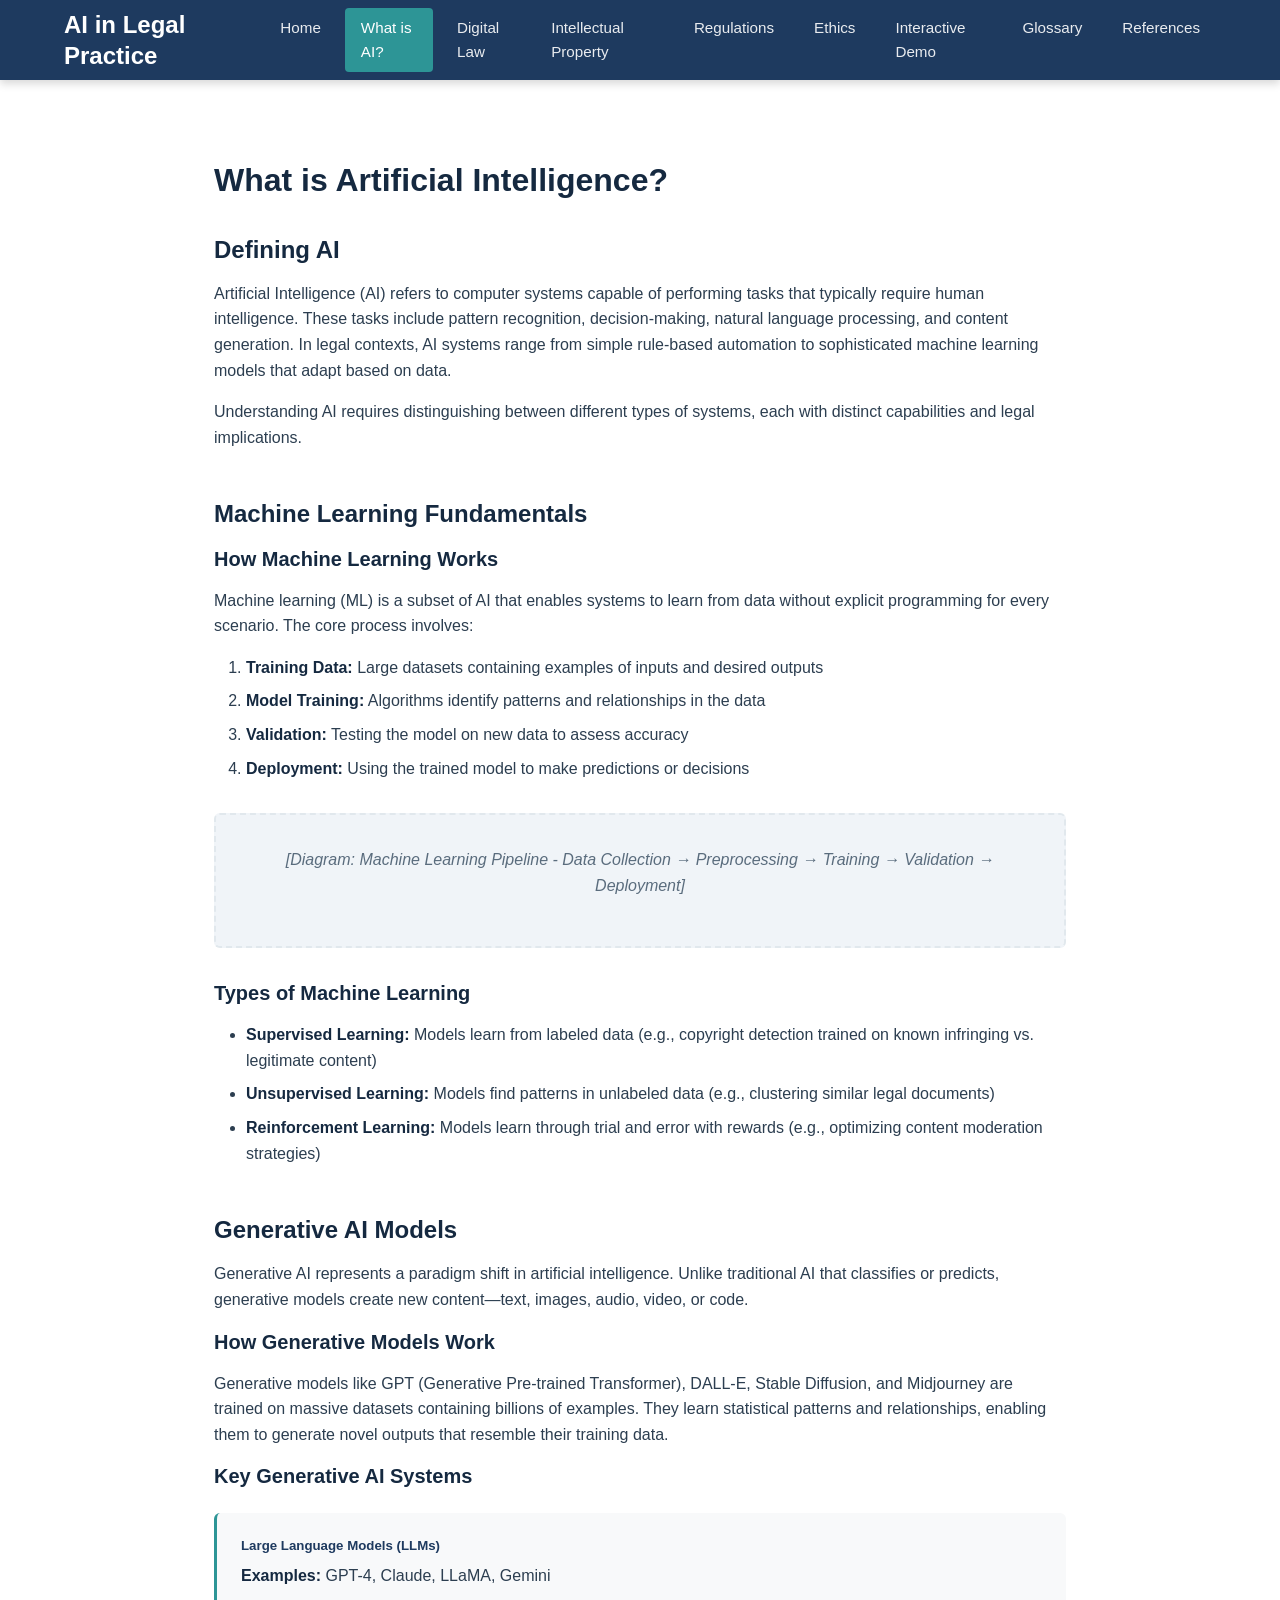
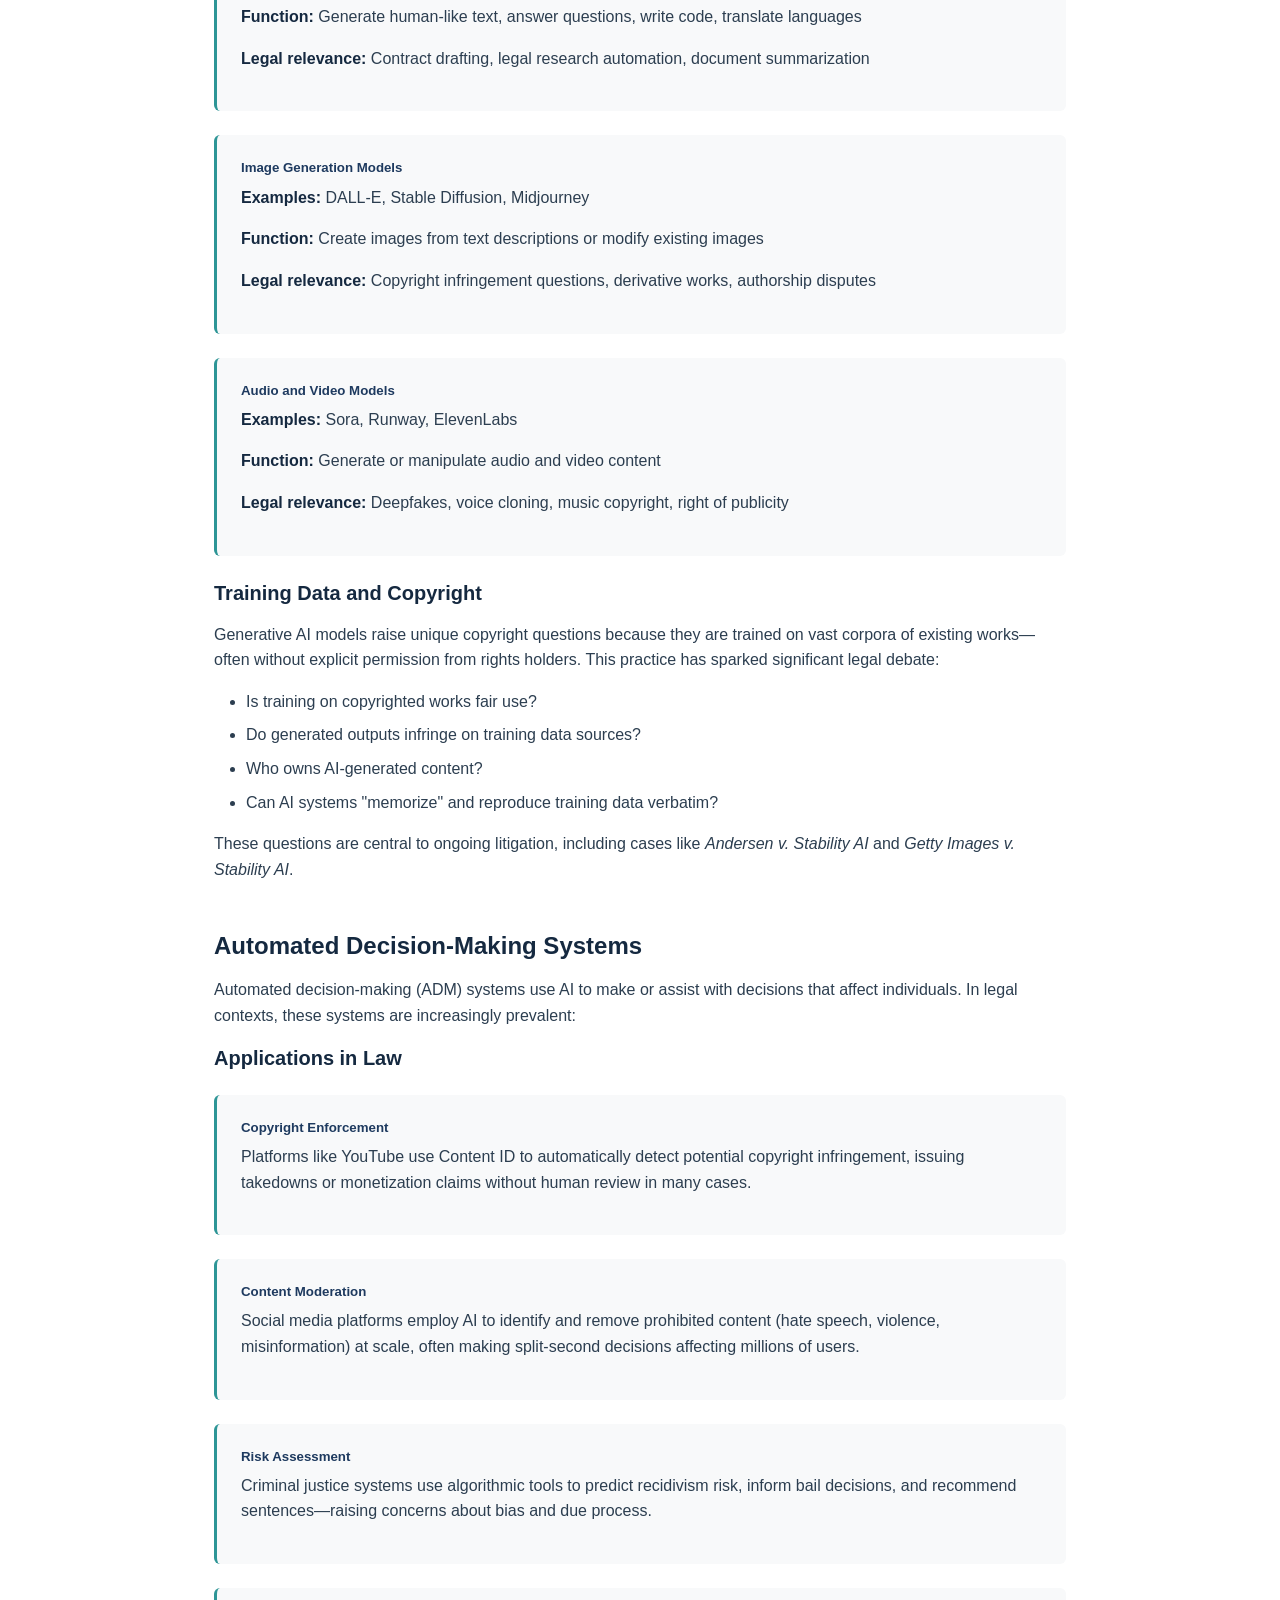
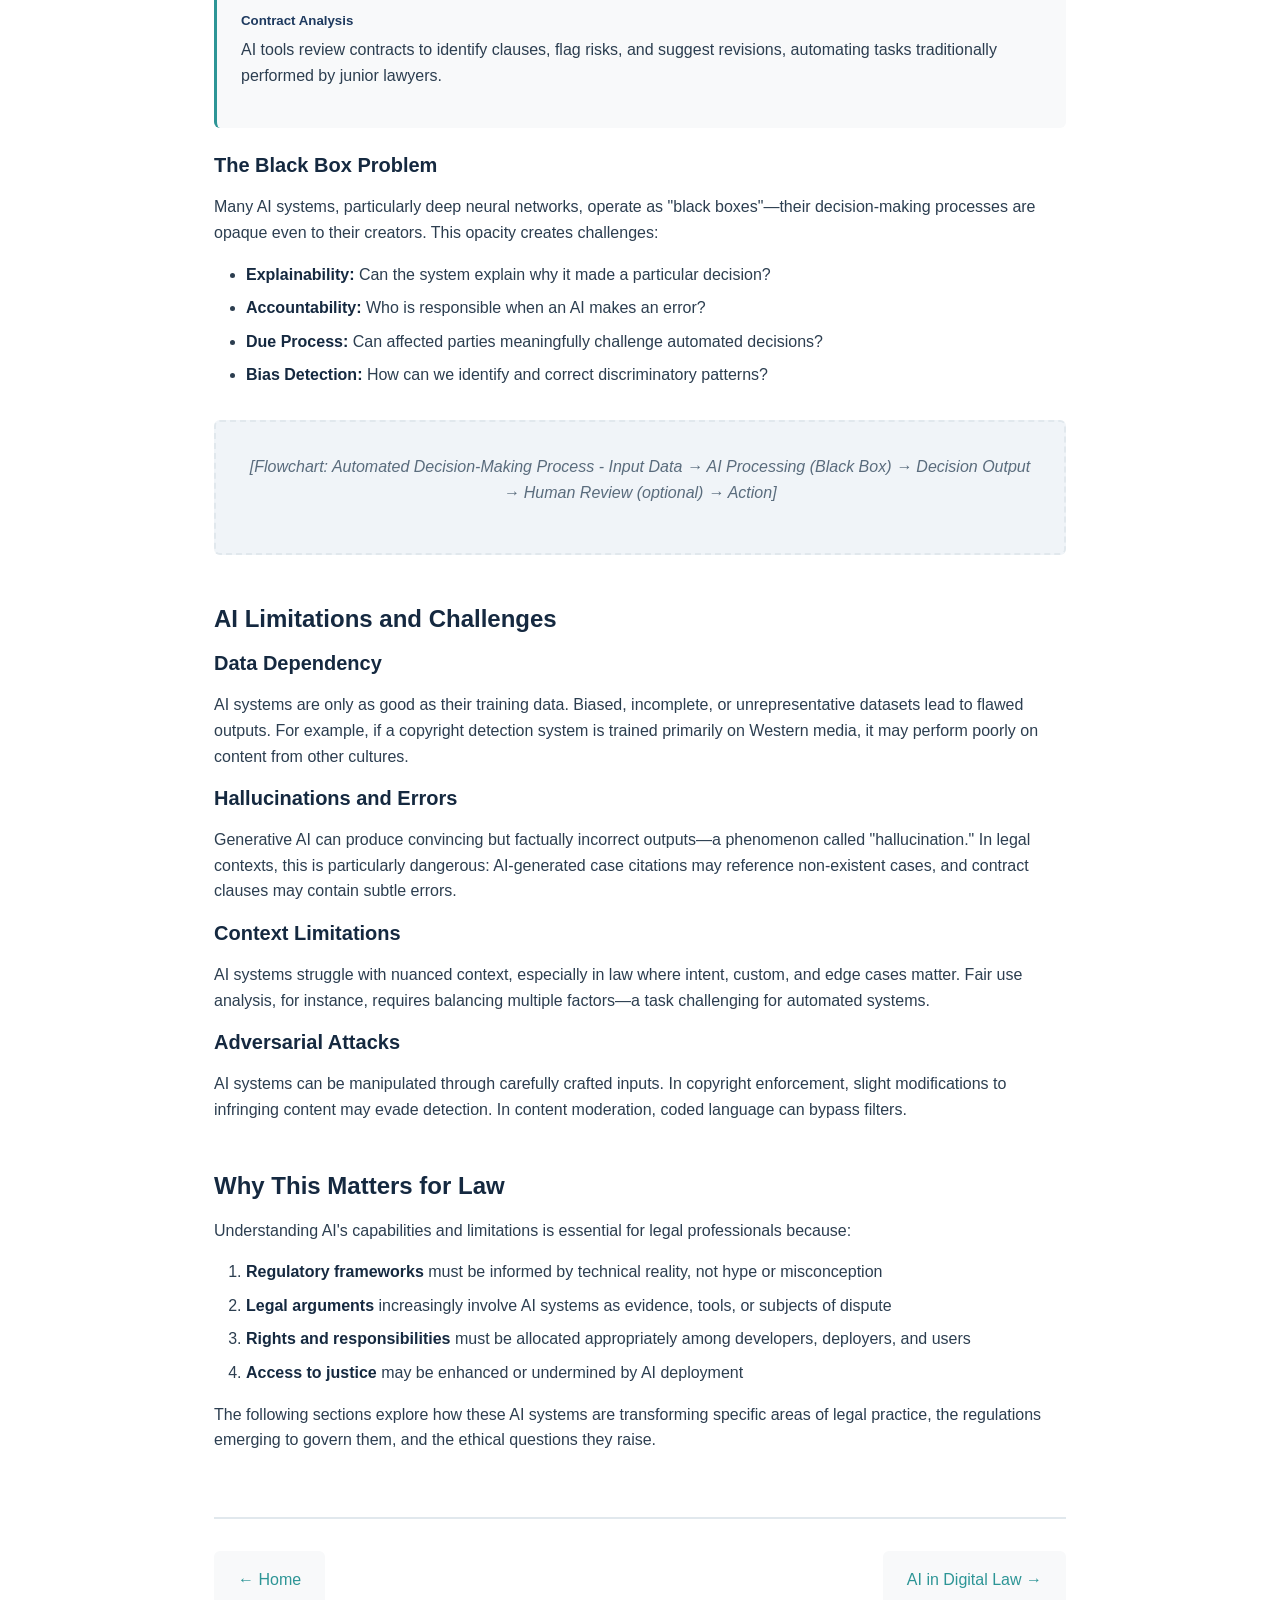
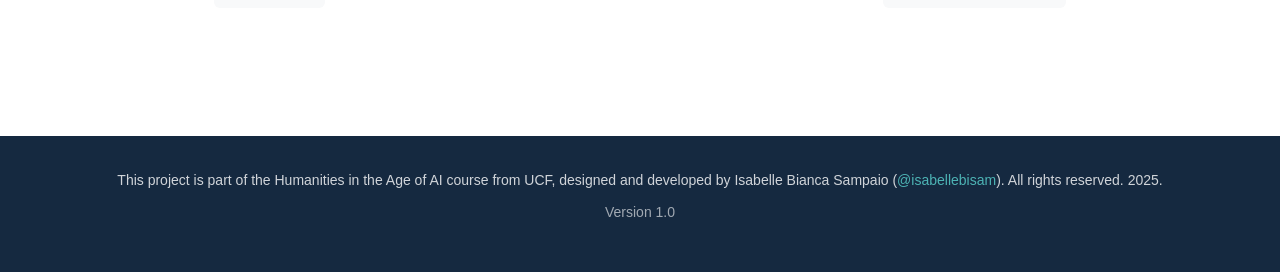
<file: what-is-ai.html>
<!DOCTYPE html>
<html lang="en">
<head>
    <meta charset="UTF-8">
    <meta name="viewport" content="width=device-width, initial-scale=1.0">
    <meta name="description" content="Understanding artificial intelligence: generative models and automated decision-making systems">
    <title>What is AI? | AI in Legal Practice</title>
    <link rel="stylesheet" href="css/main.css">
    <link rel="stylesheet" href="css/pages.css">
</head>
<body>
    <header class="site-header">
        <div class="container">
            <div class="header-content">
                <h1 class="site-title">AI in Legal Practice</h1>
                <button class="mobile-menu-toggle" aria-label="Toggle navigation menu">
                    <span class="hamburger"></span>
                </button>
                <nav class="main-nav">
                    <ul class="nav-list">
                        <li><a href="index.html">Home</a></li>
                        <li><a href="what-is-ai.html" class="active">What is AI?</a></li>
                        <li><a href="digital-law.html">Digital Law</a></li>
                        <li><a href="intellectual-property.html">Intellectual Property</a></li>
                        <li><a href="regulations.html">Regulations</a></li>
                        <li><a href="ethics.html">Ethics</a></li>
                        <li><a href="demo.html">Interactive Demo</a></li>
                        <li><a href="glossary.html">Glossary</a></li>
                        <li><a href="references.html">References</a></li>
                    </ul>
                </nav>
            </div>
        </div>
    </header>

    <main class="main-content">
        <article class="page-article">
            <div class="container">
                <h2>What is Artificial Intelligence?</h2>

                <section class="content-section">
                    <h3>Defining AI</h3>
                    <p>Artificial Intelligence (AI) refers to computer systems capable of performing tasks that typically require human intelligence. These tasks include pattern recognition, decision-making, natural language processing, and content generation. In legal contexts, AI systems range from simple rule-based automation to sophisticated machine learning models that adapt based on data.</p>

                    <p>Understanding AI requires distinguishing between different types of systems, each with distinct capabilities and legal implications.</p>
                </section>

                <section class="content-section">
                    <h3>Machine Learning Fundamentals</h3>

                    <h4>How Machine Learning Works</h4>
                    <p>Machine learning (ML) is a subset of AI that enables systems to learn from data without explicit programming for every scenario. The core process involves:</p>

                    <ol>
                        <li><strong>Training Data:</strong> Large datasets containing examples of inputs and desired outputs</li>
                        <li><strong>Model Training:</strong> Algorithms identify patterns and relationships in the data</li>
                        <li><strong>Validation:</strong> Testing the model on new data to assess accuracy</li>
                        <li><strong>Deployment:</strong> Using the trained model to make predictions or decisions</li>
                    </ol>

                    <!-- Placeholder for ML pipeline diagram -->
                    <div class="visual-placeholder">
                        <p><em>[Diagram: Machine Learning Pipeline - Data Collection → Preprocessing → Training → Validation → Deployment]</em></p>
                    </div>

                    <h4>Types of Machine Learning</h4>
                    <ul>
                        <li><strong>Supervised Learning:</strong> Models learn from labeled data (e.g., copyright detection trained on known infringing vs. legitimate content)</li>
                        <li><strong>Unsupervised Learning:</strong> Models find patterns in unlabeled data (e.g., clustering similar legal documents)</li>
                        <li><strong>Reinforcement Learning:</strong> Models learn through trial and error with rewards (e.g., optimizing content moderation strategies)</li>
                    </ul>
                </section>

                <section class="content-section">
                    <h3>Generative AI Models</h3>

                    <p>Generative AI represents a paradigm shift in artificial intelligence. Unlike traditional AI that classifies or predicts, generative models create new content—text, images, audio, video, or code.</p>

                    <h4>How Generative Models Work</h4>
                    <p>Generative models like GPT (Generative Pre-trained Transformer), DALL-E, Stable Diffusion, and Midjourney are trained on massive datasets containing billions of examples. They learn statistical patterns and relationships, enabling them to generate novel outputs that resemble their training data.</p>

                    <h4>Key Generative AI Systems</h4>

                    <div class="info-box">
                        <h5>Large Language Models (LLMs)</h5>
                        <p><strong>Examples:</strong> GPT-4, Claude, LLaMA, Gemini</p>
                        <p><strong>Function:</strong> Generate human-like text, answer questions, write code, translate languages</p>
                        <p><strong>Legal relevance:</strong> Contract drafting, legal research automation, document summarization</p>
                    </div>

                    <div class="info-box">
                        <h5>Image Generation Models</h5>
                        <p><strong>Examples:</strong> DALL-E, Stable Diffusion, Midjourney</p>
                        <p><strong>Function:</strong> Create images from text descriptions or modify existing images</p>
                        <p><strong>Legal relevance:</strong> Copyright infringement questions, derivative works, authorship disputes</p>
                    </div>

                    <div class="info-box">
                        <h5>Audio and Video Models</h5>
                        <p><strong>Examples:</strong> Sora, Runway, ElevenLabs</p>
                        <p><strong>Function:</strong> Generate or manipulate audio and video content</p>
                        <p><strong>Legal relevance:</strong> Deepfakes, voice cloning, music copyright, right of publicity</p>
                    </div>

                    <h4>Training Data and Copyright</h4>
                    <p>Generative AI models raise unique copyright questions because they are trained on vast corpora of existing works—often without explicit permission from rights holders. This practice has sparked significant legal debate:</p>

                    <ul>
                        <li>Is training on copyrighted works fair use?</li>
                        <li>Do generated outputs infringe on training data sources?</li>
                        <li>Who owns AI-generated content?</li>
                        <li>Can AI systems "memorize" and reproduce training data verbatim?</li>
                    </ul>

                    <p>These questions are central to ongoing litigation, including cases like <em>Andersen v. Stability AI</em> and <em>Getty Images v. Stability AI</em>.</p>
                </section>

                <section class="content-section">
                    <h3>Automated Decision-Making Systems</h3>

                    <p>Automated decision-making (ADM) systems use AI to make or assist with decisions that affect individuals. In legal contexts, these systems are increasingly prevalent:</p>

                    <h4>Applications in Law</h4>

                    <div class="info-box">
                        <h5>Copyright Enforcement</h5>
                        <p>Platforms like YouTube use Content ID to automatically detect potential copyright infringement, issuing takedowns or monetization claims without human review in many cases.</p>
                    </div>

                    <div class="info-box">
                        <h5>Content Moderation</h5>
                        <p>Social media platforms employ AI to identify and remove prohibited content (hate speech, violence, misinformation) at scale, often making split-second decisions affecting millions of users.</p>
                    </div>

                    <div class="info-box">
                        <h5>Risk Assessment</h5>
                        <p>Criminal justice systems use algorithmic tools to predict recidivism risk, inform bail decisions, and recommend sentences—raising concerns about bias and due process.</p>
                    </div>

                    <div class="info-box">
                        <h5>Contract Analysis</h5>
                        <p>AI tools review contracts to identify clauses, flag risks, and suggest revisions, automating tasks traditionally performed by junior lawyers.</p>
                    </div>

                    <h4>The Black Box Problem</h4>
                    <p>Many AI systems, particularly deep neural networks, operate as "black boxes"—their decision-making processes are opaque even to their creators. This opacity creates challenges:</p>

                    <ul>
                        <li><strong>Explainability:</strong> Can the system explain why it made a particular decision?</li>
                        <li><strong>Accountability:</strong> Who is responsible when an AI makes an error?</li>
                        <li><strong>Due Process:</strong> Can affected parties meaningfully challenge automated decisions?</li>
                        <li><strong>Bias Detection:</strong> How can we identify and correct discriminatory patterns?</li>
                    </ul>

                    <!-- Placeholder for decision-making flowchart -->
                    <div class="visual-placeholder">
                        <p><em>[Flowchart: Automated Decision-Making Process - Input Data → AI Processing (Black Box) → Decision Output → Human Review (optional) → Action]</em></p>
                    </div>
                </section>

                <section class="content-section">
                    <h3>AI Limitations and Challenges</h3>

                    <h4>Data Dependency</h4>
                    <p>AI systems are only as good as their training data. Biased, incomplete, or unrepresentative datasets lead to flawed outputs. For example, if a copyright detection system is trained primarily on Western media, it may perform poorly on content from other cultures.</p>

                    <h4>Hallucinations and Errors</h4>
                    <p>Generative AI can produce convincing but factually incorrect outputs—a phenomenon called "hallucination." In legal contexts, this is particularly dangerous: AI-generated case citations may reference non-existent cases, and contract clauses may contain subtle errors.</p>

                    <h4>Context Limitations</h4>
                    <p>AI systems struggle with nuanced context, especially in law where intent, custom, and edge cases matter. Fair use analysis, for instance, requires balancing multiple factors—a task challenging for automated systems.</p>

                    <h4>Adversarial Attacks</h4>
                    <p>AI systems can be manipulated through carefully crafted inputs. In copyright enforcement, slight modifications to infringing content may evade detection. In content moderation, coded language can bypass filters.</p>
                </section>

                <section class="content-section">
                    <h3>Why This Matters for Law</h3>

                    <p>Understanding AI's capabilities and limitations is essential for legal professionals because:</p>

                    <ol>
                        <li><strong>Regulatory frameworks</strong> must be informed by technical reality, not hype or misconception</li>
                        <li><strong>Legal arguments</strong> increasingly involve AI systems as evidence, tools, or subjects of dispute</li>
                        <li><strong>Rights and responsibilities</strong> must be allocated appropriately among developers, deployers, and users</li>
                        <li><strong>Access to justice</strong> may be enhanced or undermined by AI deployment</li>
                    </ol>

                    <p>The following sections explore how these AI systems are transforming specific areas of legal practice, the regulations emerging to govern them, and the ethical questions they raise.</p>
                </section>

                <div class="page-navigation">
                    <a href="index.html" class="prev-link">← Home</a>
                    <a href="digital-law.html" class="next-link">AI in Digital Law →</a>
                </div>
            </div>
        </article>
    </main>

    <footer class="site-footer">
        <div class="container">
            <p class="footer-text">This project is part of the Humanities in the Age of AI course from UCF, designed and developed by Isabelle Bianca Sampaio (<a href="https://github.com/isabellebisam" target="_blank" rel="noopener">@isabellebisam</a>). All rights reserved. 2025.</p>
            <p class="version">Version 1.0</p>
        </div>
    </footer>

    <script src="js/navigation.js"></script>
</body>
</html>
</file>
<file: css/main.css>
/* ===================================
   CSS Reset and Base Styles
   =================================== */

* {
    margin: 0;
    padding: 0;
    box-sizing: border-box;
}

/* ===================================
   CSS Variables
   =================================== */

:root {
    /* Colors */
    --color-primary: #1e3a5f;
    --color-primary-dark: #152940;
    --color-accent: #2d9596;
    --color-accent-light: #4db3b4;

    --color-text: #2c3e50;
    --color-text-light: #5a6c7d;
    --color-background: #ffffff;
    --color-background-alt: #f8f9fa;
    --color-border: #e1e8ed;

    --color-success: #27ae60;
    --color-warning: #f39c12;
    --color-error: #e74c3c;

    /* Typography */
    --font-sans: -apple-system, BlinkMacSystemFont, 'Segoe UI', Roboto, 'Helvetica Neue', Arial, sans-serif;
    --font-serif: Georgia, 'Times New Roman', serif;
    --font-mono: 'Courier New', Consolas, Monaco, monospace;

    --font-size-base: 16px;
    --font-size-small: 0.875rem;
    --font-size-large: 1.125rem;
    --font-size-h1: 2.5rem;
    --font-size-h2: 2rem;
    --font-size-h3: 1.5rem;
    --font-size-h4: 1.25rem;

    --line-height-base: 1.6;
    --line-height-heading: 1.3;

    /* Spacing */
    --spacing-xs: 0.5rem;
    --spacing-sm: 1rem;
    --spacing-md: 1.5rem;
    --spacing-lg: 2rem;
    --spacing-xl: 3rem;
    --spacing-xxl: 4rem;

    /* Layout */
    --max-width: 1200px;
    --header-height: 80px;

    /* Transitions */
    --transition-fast: 0.2s ease;
    --transition-base: 0.3s ease;

    /* Shadows */
    --shadow-sm: 0 2px 4px rgba(0, 0, 0, 0.1);
    --shadow-md: 0 4px 8px rgba(0, 0, 0, 0.15);
    --shadow-lg: 0 8px 16px rgba(0, 0, 0, 0.2);
}

/* ===================================
   Base Typography
   =================================== */

html {
    font-size: var(--font-size-base);
    scroll-behavior: smooth;
}

body {
    font-family: var(--font-sans);
    line-height: var(--line-height-base);
    color: var(--color-text);
    background-color: var(--color-background);
    overflow-x: hidden;
}

h1, h2, h3, h4, h5, h6 {
    font-weight: 600;
    line-height: var(--line-height-heading);
    margin-bottom: var(--spacing-sm);
    color: var(--color-primary-dark);
}

h1 { font-size: var(--font-size-h1); margin-bottom: var(--spacing-md); }
h2 { font-size: var(--font-size-h2); margin-bottom: var(--spacing-md); margin-top: var(--spacing-xl); }
h3 { font-size: var(--font-size-h3); margin-top: var(--spacing-lg); }
h4 { font-size: var(--font-size-h4); }

p {
    margin-bottom: var(--spacing-sm);
}

a {
    color: var(--color-accent);
    text-decoration: none;
    transition: color var(--transition-fast);
}

a:hover {
    color: var(--color-accent-light);
    text-decoration: underline;
}

strong {
    font-weight: 600;
    color: var(--color-primary-dark);
}

code {
    font-family: var(--font-mono);
    background-color: var(--color-background-alt);
    padding: 0.2em 0.4em;
    border-radius: 3px;
    font-size: 0.9em;
}

ul, ol {
    margin-bottom: var(--spacing-sm);
    margin-left: var(--spacing-lg);
}

li {
    margin-bottom: var(--spacing-xs);
}

/* ===================================
   Layout Containers
   =================================== */

.container {
    max-width: var(--max-width);
    margin: 0 auto;
    padding: 0 var(--spacing-md);
}

.main-content {
    min-height: calc(100vh - var(--header-height) - 150px);
    padding-top: calc(var(--header-height) + var(--spacing-lg));
    padding-bottom: var(--spacing-xxl);
}

/* ===================================
   Header and Navigation
   =================================== */

.site-header {
    position: fixed;
    top: 0;
    left: 0;
    right: 0;
    background-color: var(--color-primary);
    box-shadow: var(--shadow-md);
    z-index: 1000;
    height: var(--header-height);
}

.header-content {
    display: flex;
    justify-content: space-between;
    align-items: center;
    height: var(--header-height);
}

.site-title {
    font-size: 1.5rem;
    font-weight: 600;
    color: #ffffff;
    margin: 0;
}

.main-nav {
    display: block;
}

.nav-list {
    display: flex;
    list-style: none;
    margin: 0;
    gap: var(--spacing-xs);
}

.nav-list li {
    margin: 0;
}

.nav-list a {
    display: block;
    padding: var(--spacing-xs) var(--spacing-sm);
    color: rgba(255, 255, 255, 0.9);
    text-decoration: none;
    border-radius: 4px;
    transition: background-color var(--transition-fast), color var(--transition-fast);
    font-size: 0.95rem;
}

.nav-list a:hover {
    background-color: rgba(255, 255, 255, 0.1);
    color: #ffffff;
    text-decoration: none;
}

.nav-list a.active {
    background-color: var(--color-accent);
    color: #ffffff;
}

/* Mobile Menu Toggle */
.mobile-menu-toggle {
    display: none;
    background: none;
    border: none;
    cursor: pointer;
    padding: var(--spacing-xs);
}

.hamburger {
    display: block;
    width: 25px;
    height: 2px;
    background-color: #ffffff;
    position: relative;
    transition: background-color var(--transition-fast);
}

.hamburger::before,
.hamburger::after {
    content: '';
    position: absolute;
    width: 25px;
    height: 2px;
    background-color: #ffffff;
    transition: transform var(--transition-base);
}

.hamburger::before {
    top: -8px;
}

.hamburger::after {
    bottom: -8px;
}

.mobile-menu-toggle.active .hamburger {
    background-color: transparent;
}

.mobile-menu-toggle.active .hamburger::before {
    transform: rotate(45deg) translate(5px, 5px);
}

.mobile-menu-toggle.active .hamburger::after {
    transform: rotate(-45deg) translate(6px, -6px);
}

/* ===================================
   Footer
   =================================== */

.site-footer {
    background-color: var(--color-primary-dark);
    color: rgba(255, 255, 255, 0.8);
    padding: var(--spacing-lg) 0;
    margin-top: var(--spacing-xxl);
    text-align: center;
}

.site-footer a {
    color: var(--color-accent-light);
}

.site-footer a:hover {
    color: #ffffff;
}

.footer-text {
    margin-bottom: var(--spacing-xs);
    font-size: var(--font-size-small);
    line-height: 1.8;
}

.version {
    font-size: var(--font-size-small);
    color: rgba(255, 255, 255, 0.6);
    margin-top: var(--spacing-xs);
}

/* ===================================
   Buttons
   =================================== */

.btn-primary,
.btn-secondary,
.btn-large {
    display: inline-block;
    padding: var(--spacing-xs) var(--spacing-md);
    border-radius: 4px;
    font-weight: 500;
    text-align: center;
    cursor: pointer;
    transition: all var(--transition-fast);
    border: none;
    font-size: 1rem;
    text-decoration: none;
}

.btn-primary {
    background-color: var(--color-accent);
    color: #ffffff;
}

.btn-primary:hover {
    background-color: var(--color-accent-light);
    text-decoration: none;
    transform: translateY(-1px);
    box-shadow: var(--shadow-sm);
}

.btn-secondary {
    background-color: transparent;
    color: var(--color-accent);
    border: 2px solid var(--color-accent);
}

.btn-secondary:hover {
    background-color: var(--color-accent);
    color: #ffffff;
    text-decoration: none;
}

.btn-large {
    background-color: var(--color-primary);
    color: #ffffff;
    padding: var(--spacing-sm) var(--spacing-lg);
    font-size: var(--font-size-large);
}

.btn-large:hover {
    background-color: var(--color-primary-dark);
    text-decoration: none;
    transform: translateY(-2px);
    box-shadow: var(--shadow-md);
}

/* ===================================
   Responsive Design
   =================================== */

/* Tablet and below */
@media (max-width: 1024px) {
    :root {
        --font-size-h1: 2rem;
        --font-size-h2: 1.75rem;
        --font-size-h3: 1.35rem;
    }

    .nav-list {
        font-size: 0.9rem;
        gap: 0.25rem;
    }

    .nav-list a {
        padding: 0.4rem 0.7rem;
    }
}

/* Mobile */
@media (max-width: 768px) {
    :root {
        --font-size-h1: 1.75rem;
        --font-size-h2: 1.5rem;
        --font-size-h3: 1.25rem;
        --font-size-h4: 1.1rem;
        --header-height: 60px;
    }

    .site-title {
        font-size: 1.2rem;
    }

    .mobile-menu-toggle {
        display: block;
    }

    .main-nav {
        position: fixed;
        top: var(--header-height);
        left: 0;
        right: 0;
        background-color: var(--color-primary);
        max-height: 0;
        overflow: hidden;
        transition: max-height var(--transition-base);
    }

    .main-nav.active {
        max-height: calc(100vh - var(--header-height));
        overflow-y: auto;
    }

    .nav-list {
        flex-direction: column;
        padding: var(--spacing-sm) 0;
    }

    .nav-list a {
        padding: var(--spacing-sm) var(--spacing-md);
        border-radius: 0;
    }

    .main-content {
        padding-top: calc(var(--header-height) + var(--spacing-md));
    }
}

/* Small mobile */
@media (max-width: 480px) {
    :root {
        --spacing-md: 1rem;
    }

    .container {
        padding: 0 var(--spacing-sm);
    }
}
</file>
<file: css/pages.css>
/* ===================================
   Page-Specific Styles
   =================================== */

/* ===================================
   Home Page
   =================================== */

.hero {
    background: linear-gradient(135deg, var(--color-primary) 0%, var(--color-primary-dark) 100%);
    color: #ffffff;
    padding: var(--spacing-xxl) 0;
    margin-bottom: var(--spacing-xl);
    text-align: center;
}

.hero h2 {
    color: #ffffff;
    margin-bottom: var(--spacing-sm);
    font-size: 2.2rem;
}

.hero .lead {
    font-size: var(--font-size-large);
    max-width: 800px;
    margin: 0 auto;
    opacity: 0.95;
    line-height: 1.8;
}

.introduction,
.navigation-guide {
    margin-bottom: var(--spacing-xl);
}

.content-grid {
    display: grid;
    grid-template-columns: repeat(auto-fit, minmax(300px, 1fr));
    gap: var(--spacing-lg);
    margin-top: var(--spacing-lg);
}

.content-card {
    background-color: var(--color-background-alt);
    padding: var(--spacing-lg);
    border-radius: 8px;
    border-left: 4px solid var(--color-accent);
    transition: transform var(--transition-fast), box-shadow var(--transition-fast);
}

.content-card:hover {
    transform: translateY(-4px);
    box-shadow: var(--shadow-md);
}

.content-card h4 {
    color: var(--color-primary);
    margin-top: 0;
}

.card-link {
    display: inline-block;
    margin-top: var(--spacing-xs);
    margin-right: var(--spacing-sm);
    font-weight: 500;
    font-size: 0.95rem;
}

/* ===================================
   Content Pages
   =================================== */

.page-article {
    max-width: 900px;
    margin: 0 auto;
}

.content-section {
    margin-bottom: var(--spacing-xl);
}

.intro {
    font-size: var(--font-size-large);
    color: var(--color-text-light);
    line-height: 1.8;
    margin-bottom: var(--spacing-lg);
    padding-left: var(--spacing-md);
    border-left: 3px solid var(--color-accent);
}

/* Info Boxes and Case Studies */
.info-box,
.case-study {
    background-color: var(--color-background-alt);
    padding: var(--spacing-md);
    border-radius: 6px;
    margin: var(--spacing-md) 0;
    border-left: 3px solid var(--color-accent);
}

.case-study {
    border-left-color: var(--color-primary);
}

.info-box h5,
.case-study h5 {
    color: var(--color-primary);
    margin-top: 0;
    margin-bottom: var(--spacing-xs);
}

.demo-note {
    background-color: #fff9e6;
    border-left: 3px solid var(--color-warning);
    padding: var(--spacing-md);
    border-radius: 6px;
    margin: var(--spacing-md) 0;
}

/* Visual Placeholders */
.visual-placeholder {
    background-color: #f0f4f8;
    border: 2px dashed var(--color-border);
    padding: var(--spacing-lg);
    margin: var(--spacing-lg) 0;
    text-align: center;
    border-radius: 6px;
    font-style: italic;
    color: var(--color-text-light);
}

/* Comparison Table */
.comparison-table {
    margin: var(--spacing-lg) 0;
}

.comparison-table h5 {
    color: var(--color-primary);
    margin-top: var(--spacing-md);
}

/* Page Navigation */
.page-navigation {
    display: flex;
    justify-content: space-between;
    margin-top: var(--spacing-xxl);
    padding-top: var(--spacing-lg);
    border-top: 2px solid var(--color-border);
}

.prev-link,
.next-link {
    padding: var(--spacing-sm) var(--spacing-md);
    background-color: var(--color-background-alt);
    border-radius: 6px;
    font-weight: 500;
    transition: background-color var(--transition-fast);
}

.prev-link:hover,
.next-link:hover {
    background-color: var(--color-accent);
    color: #ffffff;
    text-decoration: none;
}

/* ===================================
   Glossary Page
   =================================== */

.glossary-section {
    margin-top: var(--spacing-lg);
}

.glossary-term {
    margin-bottom: var(--spacing-lg);
    padding-bottom: var(--spacing-md);
    border-bottom: 1px solid var(--color-border);
}

.glossary-term:last-child {
    border-bottom: none;
}

.glossary-term h3 {
    color: var(--color-primary);
    margin-top: var(--spacing-sm);
    font-size: 1.3rem;
}

.glossary-term p {
    color: var(--color-text);
    line-height: 1.7;
}

/* ===================================
   References Page
   =================================== */

.references-section {
    margin-bottom: var(--spacing-xxl);
}

.references-section h3 {
    color: var(--color-primary);
    border-bottom: 2px solid var(--color-accent);
    padding-bottom: var(--spacing-xs);
    margin-bottom: var(--spacing-md);
}

.references-section h4 {
    color: var(--color-primary-dark);
    margin-top: var(--spacing-lg);
    margin-bottom: var(--spacing-sm);
}

.reference-list {
    margin-left: 0;
}

.reference-item {
    margin-bottom: var(--spacing-md);
    padding-left: var(--spacing-md);
    border-left: 2px solid var(--color-border);
}

.reference-item p {
    margin-bottom: var(--spacing-xs);
}

.reference-item p:first-child {
    font-weight: 500;
}

.reference-item a {
    font-size: var(--font-size-small);
    display: inline-block;
    margin-top: var(--spacing-xs);
}

/* ===================================
   Responsive Adjustments
   =================================== */

@media (max-width: 768px) {
    .hero h2 {
        font-size: 1.6rem;
    }

    .hero .lead {
        font-size: 1rem;
    }

    .content-grid {
        grid-template-columns: 1fr;
        gap: var(--spacing-md);
    }

    .page-navigation {
        flex-direction: column;
        gap: var(--spacing-sm);
    }

    .prev-link,
    .next-link {
        text-align: center;
    }

    .intro {
        font-size: 1rem;
        padding-left: var(--spacing-sm);
    }
}

@media (max-width: 480px) {
    .hero {
        padding: var(--spacing-lg) 0;
    }

    .content-card {
        padding: var(--spacing-md);
    }

    .info-box,
    .case-study,
    .demo-note {
        padding: var(--spacing-sm);
    }
}
</file>
